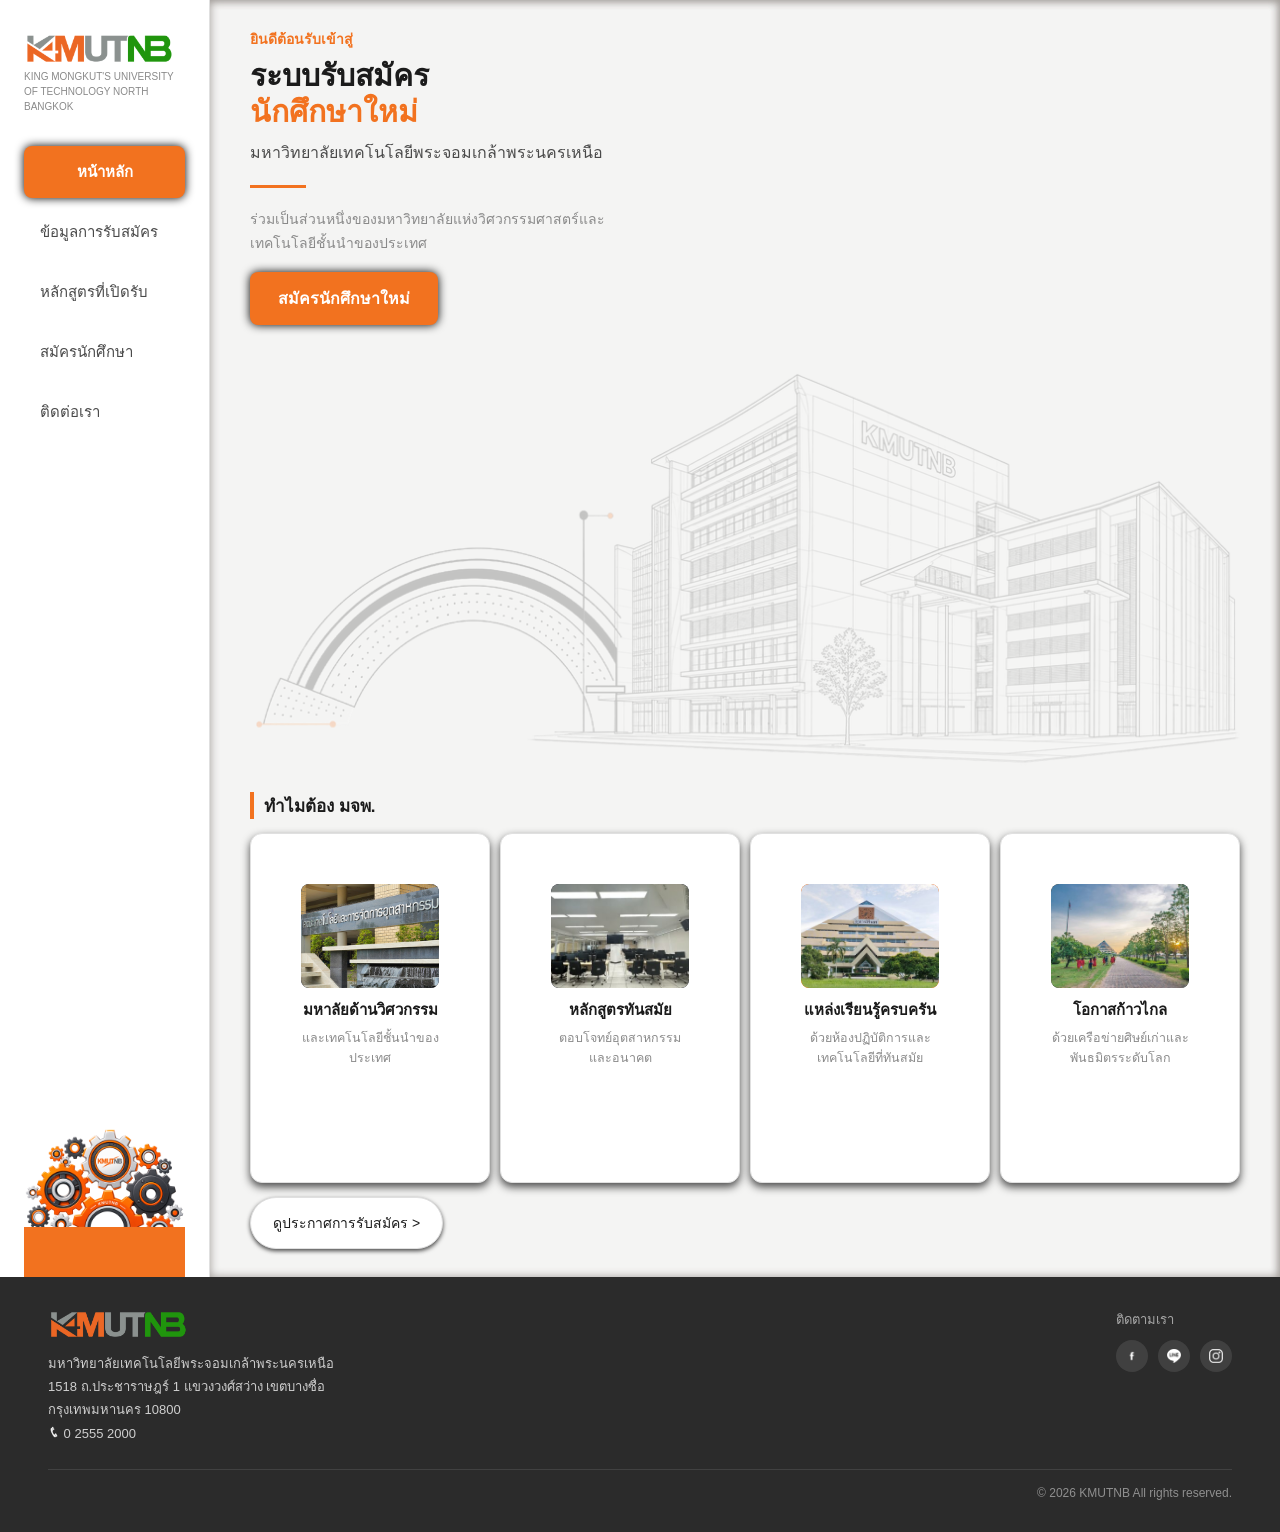
<file: index.html>
<!DOCTYPE html>
<html lang="th">
<head>
  <meta charset="UTF-8">
  <meta name="viewport" content="width=device-width, initial-scale=1.0">
  <title>ระบบรับสมัครนักศึกษาใหม่ | มจพ. KMUTNB</title>
  <link rel="stylesheet" href="style.css">
</head>
<body>
  <div class="page">
    <aside class="sidebar">
      <img src="assets/logo.png" alt="โลโก้ KMUTNB" class="logo">
      <p class="sidebar-subtitle">
        KING MONGKUT'S UNIVERSITY<br>
        OF TECHNOLOGY NORTH<br>
        BANGKOK
      </p>

      <nav class="menu">
        <a href="#" class="menu-item menu-item-active">หน้าหลัก</a>
        <a href="application.html" class="menu-item">ข้อมูลการรับสมัคร</a>
        <a href="course.html" class="menu-item">หลักสูตรที่เปิดรับ</a>
        <a href="apply.html" class="menu-item">สมัครนักศึกษา</a>
        <a href="contact.html" class="menu-item">ติดต่อเรา</a>
      </nav>
      <img src="assets/gears.png" alt="รูปเฟือง KMUTNB" class="gear-image">
      <div class="orange-strip"></div>
    </aside>

    <main class="content">
      <section class="hero">
        <div class="hero-text">
          <p class="hero-welcome">ยินดีต้อนรับเข้าสู่</p>

          <h1 class="hero-title">
            ระบบรับสมัคร<br>
            <span class="hero-title-orange">นักศึกษาใหม่</span>
          </h1>

          <p class="hero-university">มหาวิทยาลัยเทคโนโลยีพระจอมเกล้าพระนครเหนือ</p>

          <hr class="hero-line">

          <p class="hero-description">
            ร่วมเป็นส่วนหนึ่งของมหาวิทยาลัยแห่งวิศวกรรมศาสตร์และเทคโนโลยีชั้นนำของประเทศ
          </p>

          <a href="apply.html" class="btn-orange">สมัครนักศึกษาใหม่</a>
        </div>

        <!-- รูปอาคารฝั่งขวาของ Hero -->
        <img src="assets/building.png" alt="ภาพเส้นสเก็ตช์อาคาร KMUTNB" class="hero-image">

      </section>
      
  
      <!-- ---------- ส่วน "ทำไมต้อง มจพ." ---------- -->
      <section class="why">

        <h2 class="why-title">ทำไมต้อง มจพ.</h2>

        <!-- การ์ด 4 ใบ เรียงต่อกัน -->
        <div class="card-list">

          <div class="card">
            <div class="card-image card-image-1">
               <img src="assets/FITM6.jpg" alt="Timeline 2570" class="responsive-img">
              </svg>
            </div>
            <h3 class="card-title">มหาลัยด้านวิศวกรรม</h3>
            <p class="card-text">และเทคโนโลยีชั้นนำของประเทศ</p>
          </div>

          <div class="card">
            <div class="card-image card-image-2">
              <img src="assets/LAB.jpg" alt="Timeline 2570" class="responsive-img">
              </svg>
            </div>
            <h3 class="card-title">หลักสูตรทันสมัย</h3>
            <p class="card-text">ตอบโจทย์อุตสาหกรรมและอนาคต</p>
          </div>

          <div class="card">
            <div class="card-image card-image-3">
              <img src="assets/LB.png" alt="Timeline 2570" class="responsive-img">
            </div>
            <h3 class="card-title">แหล่งเรียนรู้ครบครัน</h3>
            <p class="card-text">ด้วยห้องปฏิบัติการและเทคโนโลยีที่ทันสมัย</p>
          </div>

          <div class="card">
            <div class="card-image card-image-4">
              <img src="assets/BBN.png" alt="Timeline 2570" class="responsive-img">
            </div>
            <h3 class="card-title">โอกาสก้าวไกล</h3>
            <p class="card-text">ด้วยเครือข่ายศิษย์เก่าและพันธมิตรระดับโลก</p>
          </div>

        </div>

        <!-- ปุ่มลิงก์ดูประกาศ -->
        <a href="application.html" class="btn-white">ดูประกาศการรับสมัคร &gt;</a>

      </section>

    </main>

  </div>

  <!-- ========== ท้ายเว็บ (Footer) ========== -->
  <footer class="footer">

    <div class="footer-top">

      <div class="footer-brand">
        <img src="assets/logo.png" alt="โลโก้ KMUTNB" class="footer-logo">
        <p class="footer-address">
          มหาวิทยาลัยเทคโนโลยีพระจอมเกล้าพระนครเหนือ<br>
          1518 ถ.ประชาราษฎร์ 1 แขวงวงศ์สว่าง เขตบางซื่อ<br>
          กรุงเทพมหานคร 10800<br>
          <img src="assets/phone.png" alt="" class="phone-icon"> 0 2555 2000
        </p>
      </div>

      <div class="footer-social">
        <p class="footer-social-title">ติดตามเรา</p>
        <div class="social-icons">
          <a href="#"><img src="assets/fb.png" alt="Facebook"></a>
          <a href="#"><img src="assets/line.png" alt="LINE"></a>
          <a href="#"><img src="assets/ig.png" alt="Instagram"></a>
        </div>
      </div>

    </div>

    <p class="footer-copyright">&copy; 2026 KMUTNB All rights reserved.</p>

  </footer>

</body>
</html>
</file>
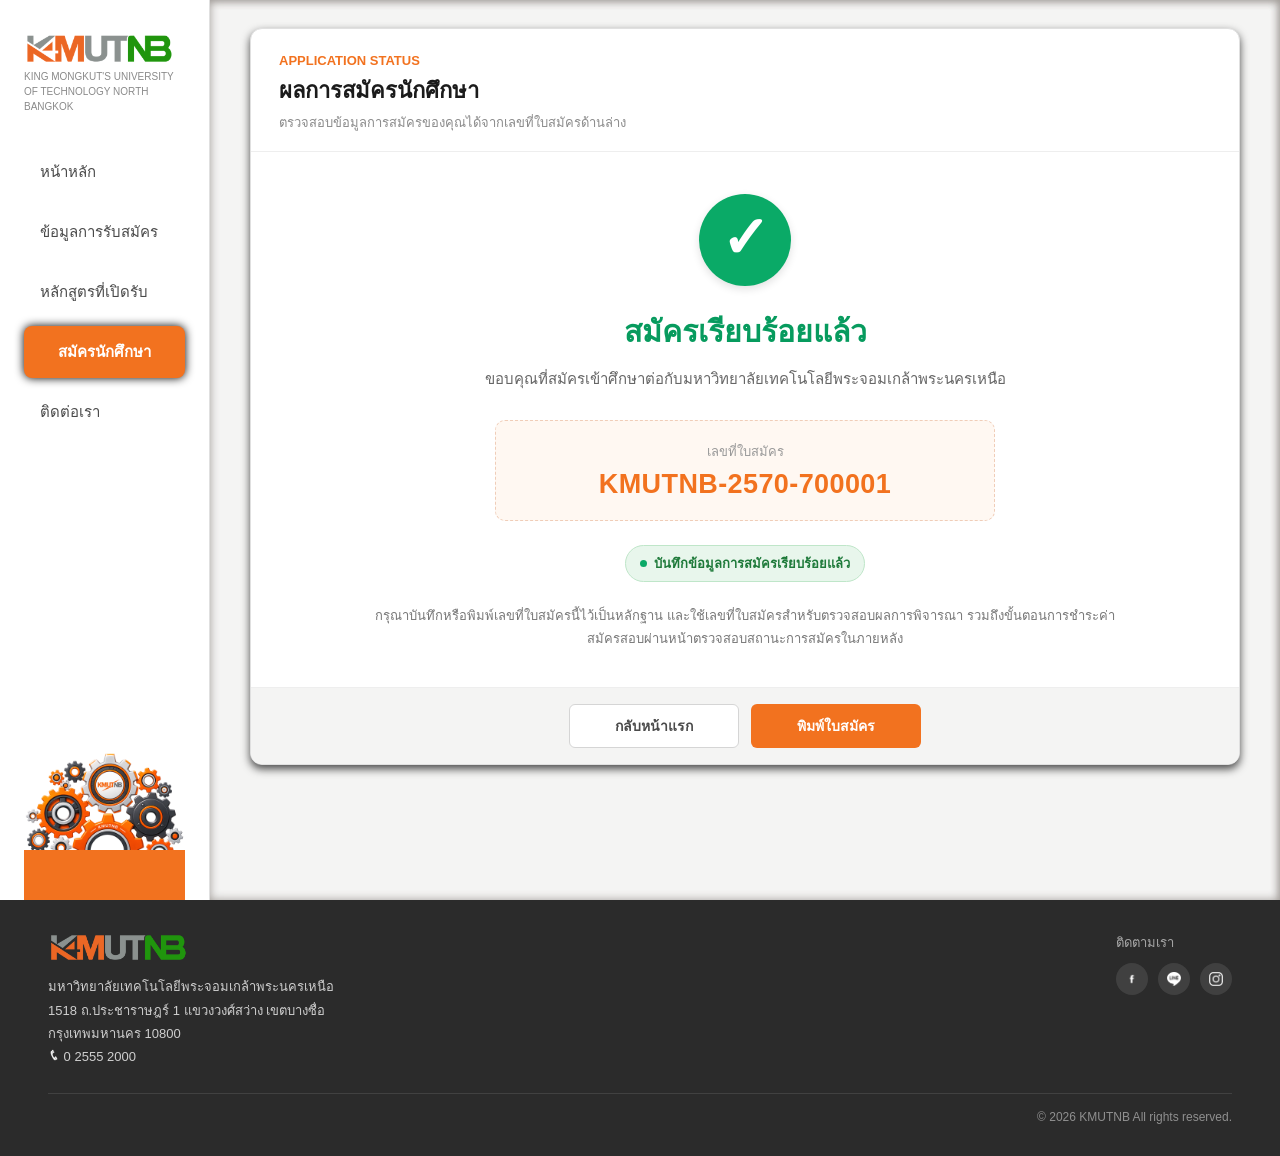
<file: application-success.html>
<!DOCTYPE html>
<html lang="th">
<head>
    <meta charset="utf-8">
    <meta name="viewport" content="width=device-width, initial-scale=1.0">
    <title>สมัครเรียบร้อยแล้ว | มจพ. KMUTNB</title>
    <link href="style.css" rel="stylesheet">
</head>
<body>
<div class="page">
    <!-- =========================================================
         SIDEBAR — โครงสร้างเดียวกับหน้า apply.html
         ========================================================= -->
    <aside class="sidebar">
        <img alt="โลโก้ KMUTNB" class="logo" src="assets/logo.png">
        <p class="sidebar-subtitle">
            KING MONGKUT'S UNIVERSITY<br>
            OF TECHNOLOGY NORTH<br>
            BANGKOK
        </p>

        <nav class="menu">
            <a class="menu-item" href="index.html">หน้าหลัก</a>
            <a class="menu-item" href="application.html">ข้อมูลการรับสมัคร</a>
            <a class="menu-item" href="course.html">หลักสูตรที่เปิดรับ</a>
            <a class="menu-item menu-item-active" href="apply.html">สมัครนักศึกษา</a>
            <a class="menu-item" href="contact.html">ติดต่อเรา</a>
        </nav>

        <img alt="รูปเฟือง KMUTNB" class="gear-image" src="assets/gears.png">
        <div class="orange-strip"></div>
    </aside>

    <!-- =========================================================
         MAIN CONTENT
         ========================================================= -->
    <main class="content">
        <section class="application-success-panel">
            <header class="application-success-header">
                <p class="application-success-tag">APPLICATION STATUS</p>
                <h1 class="application-success-title">ผลการสมัครนักศึกษา</h1>
                <p class="application-success-subtitle">ตรวจสอบข้อมูลการสมัครของคุณได้จากเลขที่ใบสมัครด้านล่าง</p>
            </header>

            <div class="application-success-body">
                <div class="success-check" aria-hidden="true"><span>✓</span></div>

                <h2 class="success-heading">สมัครเรียบร้อยแล้ว</h2>

                <p class="success-description">
                    ขอบคุณที่สมัครเข้าศึกษาต่อกับมหาวิทยาลัยเทคโนโลยีพระจอมเกล้าพระนครเหนือ
                </p>

                <div class="application-number-card">
                    <p class="application-number-label">เลขที่ใบสมัคร</p>
                    <p class="application-number" id="applicationNumber">KMUTNB-2570-700001</p>
                </div>

                <div class="success-status">บันทึกข้อมูลการสมัครเรียบร้อยแล้ว</div>

                <p class="success-note">
                    กรุณาบันทึกหรือพิมพ์เลขที่ใบสมัครนี้ไว้เป็นหลักฐาน และใช้เลขที่ใบสมัครสำหรับตรวจสอบผลการพิจารณา
                    รวมถึงขั้นตอนการชำระค่าสมัครสอบผ่านหน้าตรวจสอบสถานะการสมัครในภายหลัง
                </p>
            </div>

            <div class="application-success-footer">
                <a class="success-button success-button-home" href="index.html">กลับหน้าแรก</a>
                <button class="success-button success-button-print" type="button" onclick="window.print()">พิมพ์ใบสมัคร</button>
            </div>
        </section>
    </main>
</div>

<!-- =========================================================
     FOOTER — ใช้โครงสร้างเดียวกับเว็บไซต์หลัก
     ========================================================= -->
<footer class="footer">
    <div class="footer-top">
        <div class="footer-brand">
            <img alt="โลโก้ KMUTNB" class="footer-logo" src="assets/logo.png">
            <p class="footer-address">
                มหาวิทยาลัยเทคโนโลยีพระจอมเกล้าพระนครเหนือ<br>
                1518 ถ.ประชาราษฎร์ 1 แขวงวงศ์สว่าง เขตบางซื่อ<br>
                กรุงเทพมหานคร 10800<br>
                <img alt="" class="phone-icon" src="assets/phone.png">
                0 2555 2000
            </p>
        </div>

        <div class="footer-social">
            <p class="footer-social-title">ติดตามเรา</p>
            <div class="social-icons">
                <a href="#"><img alt="Facebook" src="assets/fb.png"></a>
                <a href="#"><img alt="LINE" src="assets/line.png"></a>
                <a href="#"><img alt="Instagram" src="assets/ig.png"></a>
            </div>
        </div>
    </div>

    <p class="footer-copyright">© 2026 KMUTNB All rights reserved.</p>
</footer>

<script>
    const applicationNumber = localStorage.getItem("kmutnbApplicationNumber");
    if (applicationNumber) {
        document.getElementById("applicationNumber").textContent = applicationNumber;
    }
</script>
</body>
</html>
</file>
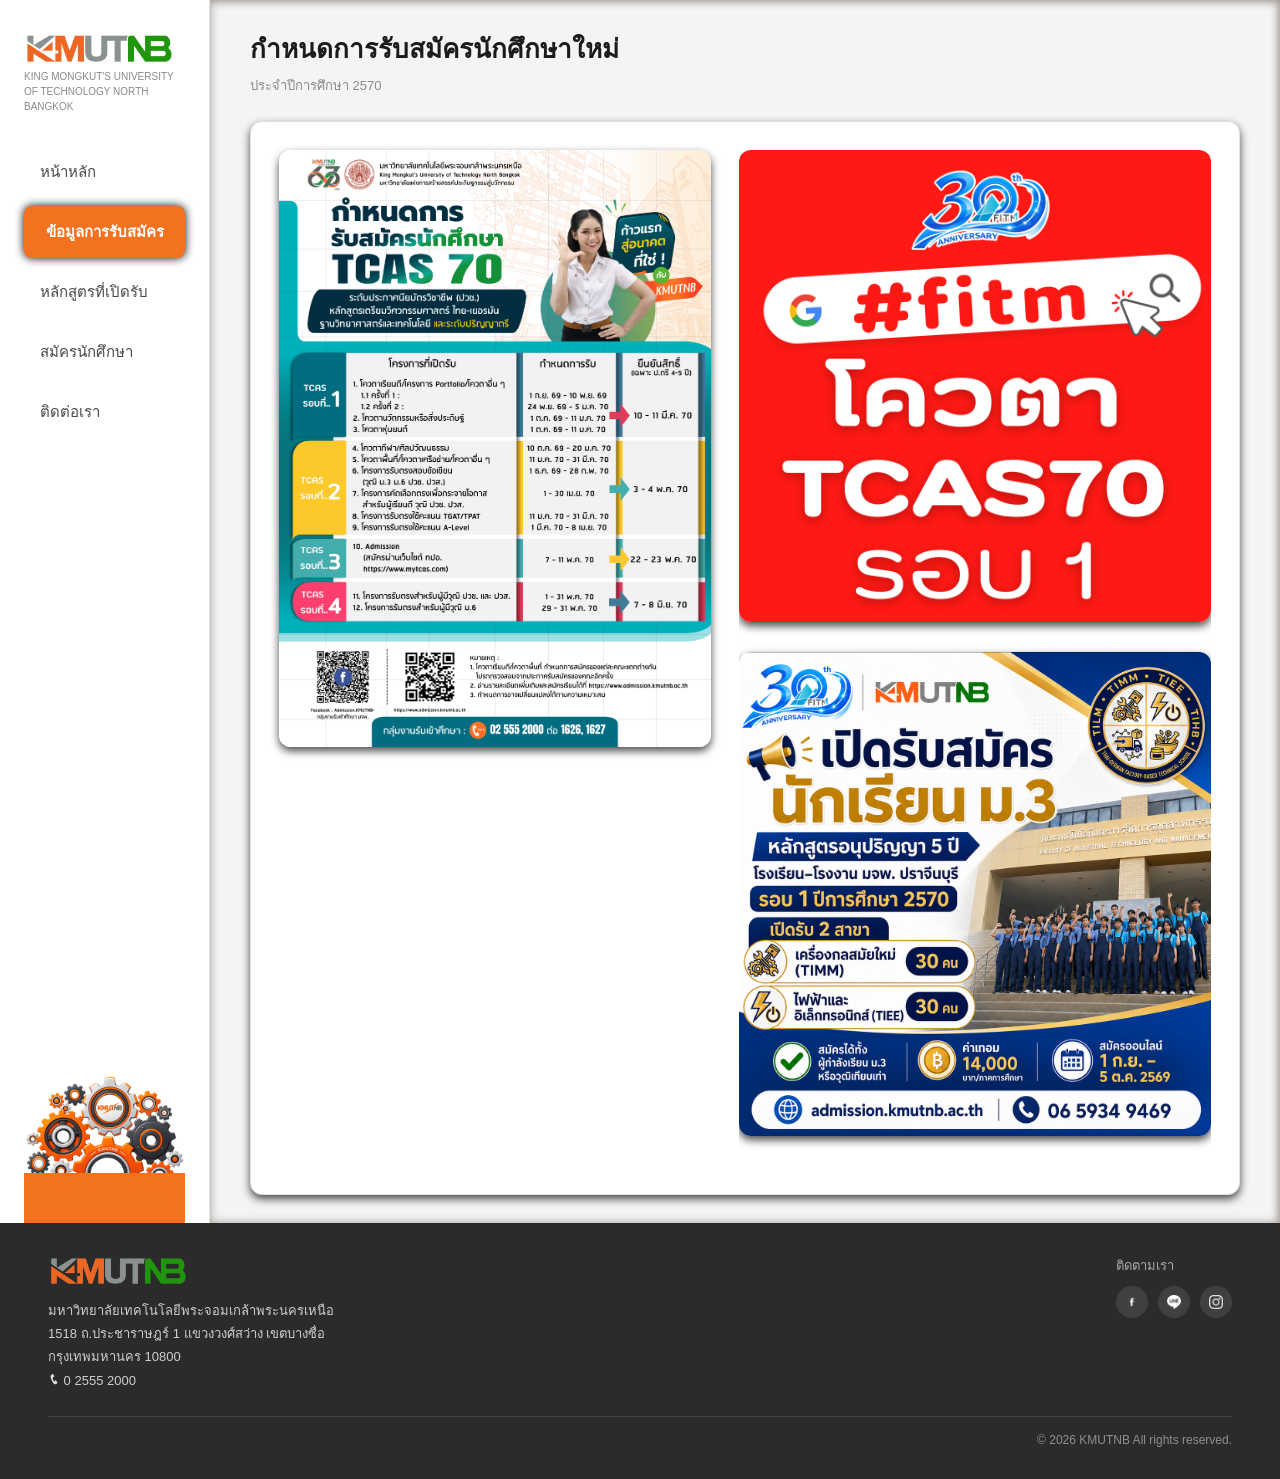
<file: application.html>
<!DOCTYPE html>
<html lang="th">
<head>
  <meta charset="UTF-8">
  <meta name="viewport" content="width=device-width, initial-scale=1.0">
  <title>ระบบรับสมัครนักศึกษาใหม่ | มจพ. KMUTNB</title>
  <link rel="stylesheet" href="style.css">
</head>
<body>

  <!-- กล่องใหญ่ที่ครอบทั้งหน้า แบ่งเป็น 2 ฝั่ง คือ เมนูซ้าย กับ เนื้อหาหลัก -->
  <div class="page">

    <!-- ========== เมนูด้านซ้าย (Sidebar) ========== -->
    <aside class="sidebar">

      <!-- โลโก้มหาวิทยาลัย -->
      <img src="assets/logo.png" alt="โลโก้ KMUTNB" class="logo">
      <p class="sidebar-subtitle">
        KING MONGKUT'S UNIVERSITY<br>
        OF TECHNOLOGY NORTH<br>
        BANGKOK
      </p>

      <nav class="menu">
        <a href="index.html" class="menu-item">หน้าหลัก</a>
        <a href="#" class="menu-item menu-item-active">ข้อมูลการรับสมัคร</a>
        <a href="course.html" class="menu-item">หลักสูตรที่เปิดรับ</a>
        <a href="apply-saved.html" class="menu-item">สมัครนักศึกษา</a>
        <a href="contact.html" class="menu-item">ติดต่อเรา</a>
      </nav>

      <!-- รูปเฟืองตกแต่งด้านล่างเมนู -->
      <img src="assets/gears.png" alt="รูปเฟือง KMUTNB" class="gears-image">
      <div class="orange-strip"></div>

    </aside>

    <!-- ========== เนื้อหาหลัก (Main Content) ========== -->
    <main class="content">

      <!-- ---------- หัวข้อของหน้า ---------- -->
      <div class="page-header">
        <h1 class="page-header-title">กำหนดการรับสมัครนักศึกษาใหม่</h1>
        <p class="page-header-subtitle">
            ประจำปีการศึกษา 2570
        </p>
      </div>

      <!-- ---------- การ์ดข้อมูลติดต่อ + แผนที่ ---------- -->
      <div class="contact-card2">

        <!-- ฝั่งซ้าย : ข้อมูลติดต่อ -->
        <div class="contact-info">
          <div class="responsive-img">
            <img src="assets/Timeline2570.jpg" alt="Timeline2570">
            </div>
        </div>

        <div class="contact-map">
          <div class="responsive-Colta">
            <a href="Coutartcas70.html">
              <img src="assets/cotar70.png" alt="โควตา TCAS70">
            </a>
          </div>
          <div class="responsive-Colta">
            <a href="T369.html">
            <img src="assets/M369.jpg" alt="รับสมัคร ปวช. ม.3">
              </a>
            </div>
        </div>

      </div>

    </main>

  </div>

  <!-- ========== ท้ายเว็บ (Footer) ========== -->
  <footer class="footer">

    <div class="footer-top">

      <div class="footer-brand">
        <img src="assets/logo.png" alt="โลโก้ KMUTNB" class="footer-logo">
        <p class="footer-address">
          มหาวิทยาลัยเทคโนโลยีพระจอมเกล้าพระนครเหนือ<br>
          1518 ถ.ประชาราษฎร์ 1 แขวงวงศ์สว่าง เขตบางซื่อ<br>
          กรุงเทพมหานคร 10800<br>
          <img src="assets/phone.png" alt="" class="phone-icon"> 0 2555 2000
        </p>
      </div>

      <div class="footer-social">
        <p class="footer-social-title">ติดตามเรา</p>
        <div class="social-icons">
          <a href="#"><img src="assets/fb.png" alt="Facebook"></a>
          <a href="#"><img src="assets/line.png" alt="LINE"></a>
          <a href="#"><img src="assets/ig.png" alt="Instagram"></a>
        </div>
      </div>

    </div>

    <p class="footer-copyright">&copy; 2026 KMUTNB All rights reserved.</p>

  </footer>

</body>
</html>
</file>
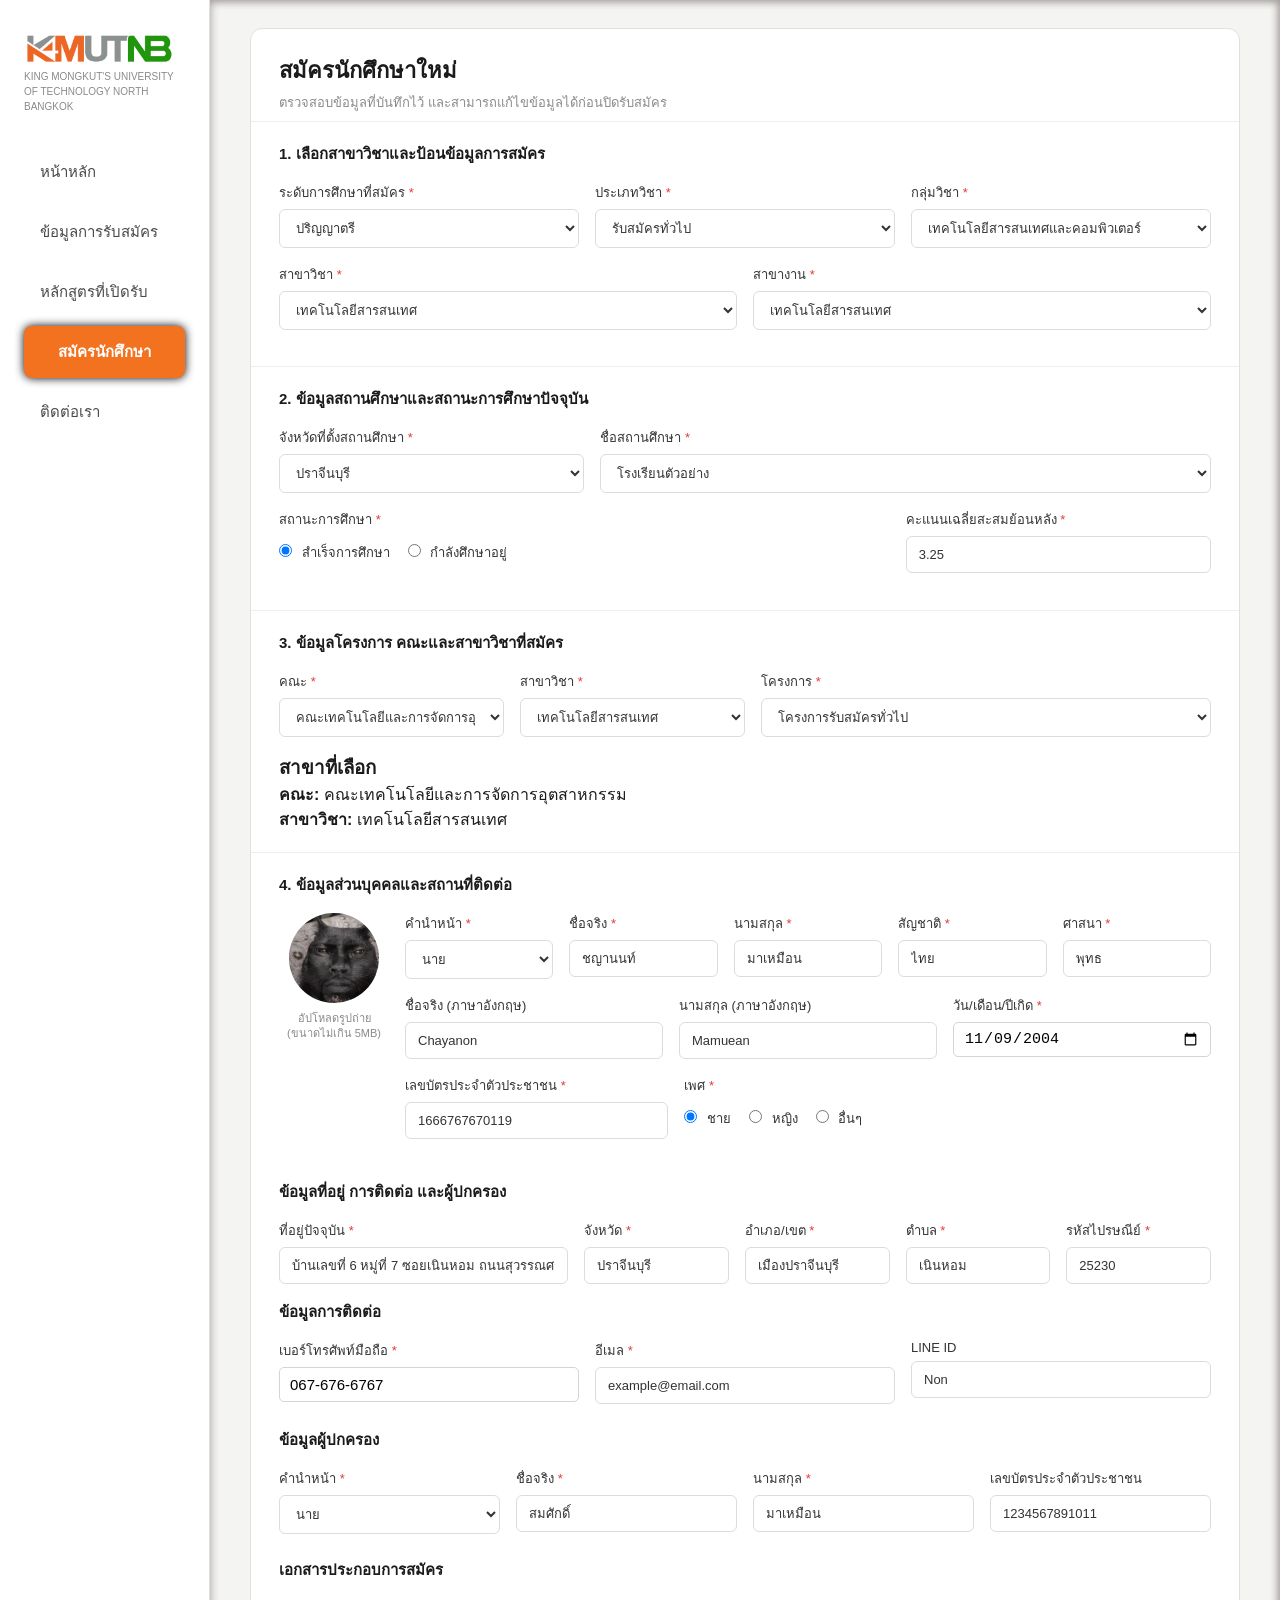
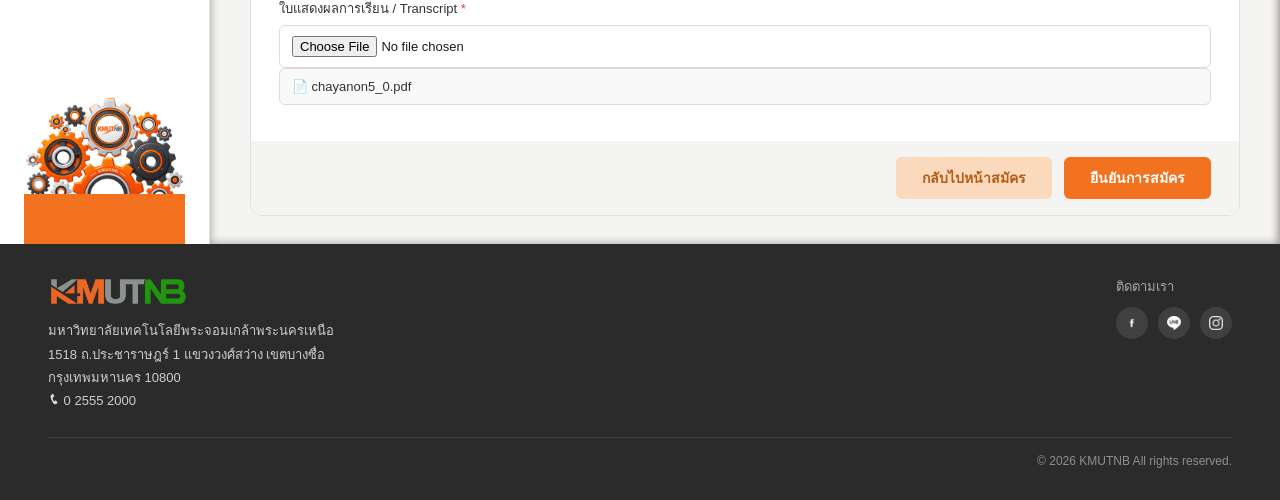
<file: apply-saved.html>
<!DOCTYPE html>
<html lang="th">
 <head>
  <meta charset="utf-8"/>
  <meta content="width=device-width, initial-scale=1.0" name="viewport"/>
  <title>
   สมัครนักศึกษาใหม่ | มจพ. KMUTNB
  </title>
  <link href="style.css" rel="stylesheet"/>
 </head>
 <body>
  <!-- =========================
         PAGE
    ========================== -->
  <div class="page">
   <!-- =========================
             SIDEBAR
        ========================== -->
   <aside class="sidebar">
    <img alt="โลโก้ KMUTNB" class="logo" src="assets/logo.png"/>
    <p class="sidebar-subtitle">
     KING MONGKUT'S UNIVERSITY
     <br/>
     OF TECHNOLOGY NORTH
     <br/>
     BANGKOK
    </p>
    <nav class="menu">
     <a class="menu-item" href="index.html">
      หน้าหลัก
     </a>
     <a class="menu-item" href="application.html">
      ข้อมูลการรับสมัคร
     </a>
     <a class="menu-item" href="course.html">
      หลักสูตรที่เปิดรับ
     </a>
     <a class="menu-item menu-item-active" href="#">
      สมัครนักศึกษา
     </a>
     <a class="menu-item" href="contact.html">
      ติดต่อเรา
     </a>
    </nav>
    <img alt="รูปเฟือง KMUTNB" class="gear-image" src="assets/gears.png"/>
    <div class="orange-strip">
    </div>
   </aside>
   <!-- =========================
             MAIN CONTENT
        ========================== -->
   <main class="content">
    <div class="form-panel">
     <!-- หัวข้อ -->
     <div class="form-panel-header">
      <h1 class="form-title">
       สมัครนักศึกษาใหม่
      </h1>
      <p class="form-subtitle">
       ตรวจสอบข้อมูลที่บันทึกไว้ และสามารถแก้ไขข้อมูลได้ก่อนปิดรับสมัคร
      </p>
     </div>
     <div class="success-banner" hidden="False" id="successBanner">
      บันทึกข้อมูลของท่านเรียบร้อยแล้ว สามารถกลับมาแก้ไขและบันทึกข้อมูลใหม่ได้ก่อนปิดรับสมัคร
     </div>
     <!-- =========================
                     FORM
                ========================== -->
     <form id="savedApplicationForm">
      <!-- =================================================
                         ส่วนที่ 1 : ข้อมูลส่วนตัว
                    ================================================== -->
      <section class="form-card">
       <h2 class="form-card-title">
        1. เลือกสาขาวิชาและป้อนข้อมูลการสมัคร
       </h2>
       <div class="form-row">
        <div class="form-group">
         <label>
          ระดับการศึกษาที่สมัคร
          <span class="required">
           *
          </span>
         </label>
         <select name="educationLevel" required="">
          <option value="">
           -- กรุณาเลือก --
          </option>
          <option value="ปริญญาตรี">
           ปริญญาตรี
          </option>
          <option value="ประกาศนียบัตรวิชาชีพชั้นสูง">
           ประกาศนียบัตรวิชาชีพชั้นสูง
          </option>
         </select>
        </div>
        <div class="form-group">
         <label>
          ประเภทวิชา
          <span class="required">
           *
          </span>
         </label>
         <select name="admissionType" required="">
          <option value="">
           -- กรุณาเลือก --
          </option>
          <option value="รับสมัครทั่วไป">
           รับสมัครทั่วไป
          </option>
          <option value="โครงการพิเศษ">
           โครงการพิเศษ
          </option>
          <option value="รับตรง">
           รับตรง
          </option>
         </select>
        </div>
        <div class="form-group">
         <label>
          กลุ่มวิชา
          <span class="required">
           *
          </span>
         </label>
         <select name="subjectGroup" required="">
          <option value="">
           -- กรุณาเลือก --
          </option>
          <option value="เทคโนโลยีสารสนเทศและคอมพิวเตอร์">
           เทคโนโลยีสารสนเทศและคอมพิวเตอร์
          </option>
          <option value="บริหารธุรกิจและการจัดการ">
           บริหารธุรกิจและการจัดการ
          </option>
          <option value="อุตสาหกรรมและเทคโนโลยี">
           อุตสาหกรรมและเทคโนโลยี
          </option>
         </select>
        </div>
       </div>
       <div class="form-row">
        <div class="form-group">
         <label>
          สาขาวิชา
          <span class="required">
           *
          </span>
         </label>
         <select name="majorField" required="">
          <option value="">
           -- กรุณาเลือก --
          </option>
          <option value="เทคโนโลยีสารสนเทศ">
           เทคโนโลยีสารสนเทศ
          </option>
          <option value="การจัดการอุตสาหกรรม">
           การจัดการอุตสาหกรรม
          </option>
          <option value="การออกแบบและบริหารงานก่อสร้าง">
           การออกแบบและบริหารงานก่อสร้าง
          </option>
         </select>
        </div>
        <div class="form-group">
         <label>
          สาขางาน
          <span class="required">
           *
          </span>
         </label>
         <select name="workField" required="">
          <option value="">
           -- กรุณาเลือก --
          </option>
          <option value="เทคโนโลยีสารสนเทศ">
           เทคโนโลยีสารสนเทศ
          </option>
          <option value="การจัดการ">
           การจัดการ
          </option>
          <option value="เทคโนโลยีอุตสาหกรรม">
           เทคโนโลยีอุตสาหกรรม
          </option>
         </select>
        </div>
       </div>
      </section>
      <section class="form-card">
       <h2 class="form-card-title">
        2. ข้อมูลสถานศึกษาและสถานะการศึกษาปัจจุบัน
       </h2>
       <div class="form-row">
        <div class="form-group">
         <label>
          จังหวัดที่ตั้งสถานศึกษา
          <span class="required">
           *
          </span>
         </label>
         <select name="schoolProvince" required="">
          <option value="">
           -- กรุณาเลือก --
          </option>
          <option value="กรุงเทพมหานคร">
           กรุงเทพมหานคร
          </option>
          <option value="ปราจีนบุรี">
           ปราจีนบุรี
          </option>
          <option value="ฉะเชิงเทรา">
           ฉะเชิงเทรา
          </option>
          <option value="นครนายก">
           นครนายก
          </option>
         </select>
        </div>
        <div class="form-group form-group-wide">
         <label>
          ชื่อสถานศึกษา
          <span class="required">
           *
          </span>
         </label>
         <select name="schoolName" required="">
          <option value="">
           -- กรุณาเลือก --
          </option>
          <option value="โรงเรียนตัวอย่าง">
           โรงเรียนตัวอย่าง
          </option>
          <option value="สถานศึกษาของผู้สมัคร">
           สถานศึกษาของผู้สมัคร
          </option>
          <option value="อื่น ๆ">
           อื่น ๆ
          </option>
         </select>
        </div>
       </div>
       <div class="form-row">
        <div class="form-group form-group-wide">
         <label>
          สถานะการศึกษา
          <span class="required">
           *
          </span>
         </label>
         <div class="radio-group">
          <label class="radio-item">
           <input name="educationStatus" required="" type="radio" value="สำเร็จการศึกษา"/>
           สำเร็จการศึกษา
          </label>
          <label class="radio-item">
           <input name="educationStatus" type="radio" value="กำลังศึกษาอยู่"/>
           กำลังศึกษาอยู่
          </label>
         </div>
        </div>
        <div class="form-group">
         <label>
          คะแนนเฉลี่ยสะสมย้อนหลัง
          <span class="required">
           *
          </span>
         </label>
         <input name="schoolGpa" pattern="^\d+(\.\d+)?$" placeholder="เช่น 3.25" required="" title="กรุณากรอกตัวเลขเท่านั้น" type="text"/>
        </div>
       </div>
      </section>
      <section class="form-card">
       <h2 class="form-card-title">
        3. ข้อมูลโครงการ คณะและสาขาวิชาที่สมัคร
       </h2>
       <div class="form-row">
        <div class="form-group">
         <label for="faculty">
          คณะ
          <span class="required">
           *
          </span>
         </label>
         <select id="faculty" name="faculty" required="">
          <option value="">
           -- กรุณาเลือก --
          </option>
          <option value="fitm">
           คณะเทคโนโลยีและการจัดการอุตสาหกรรม
          </option>
          <option value="bas">
           คณะบริหารธุรกิจและอุตสาหกรรมบริการ
          </option>
          <option value="agro">
           คณะอุตสาหกรรมเกษตรดิจิทัล
          </option>
         </select>
        </div>
        <div class="form-group">
         <label for="program">
          สาขาวิชา
          <span class="required">
           *
          </span>
         </label>
         <select disabled="" id="program" name="program" required="">
          <option value="">
           -- กรุณาเลือกคณะก่อน --
          </option>
         </select>
        </div>
        <div class="form-group form-group-wide">
         <label>
          โครงการ
          <span class="required">
           *
          </span>
         </label>
         <select name="project" required="">
          <option value="">
           -- กรุณาเลือก --
          </option>
          <option value="โครงการรับสมัครทั่วไป">
           โครงการรับสมัครทั่วไป
          </option>
          <option value="โครงการพิเศษ">
           โครงการพิเศษ
          </option>
          <option value="โครงการรับตรง">
           โครงการรับตรง
          </option>
         </select>
        </div>
       </div>
       <div class="selected-result">
        <h3>
         สาขาที่เลือก
        </h3>
        <p id="result">
         กรุณาเลือกข้อมูลด้านบน
        </p>
       </div>
      </section>
      <section class="form-card">
       <h2 class="form-card-title">
        4. ข้อมูลส่วนบุคคลและสถานที่ติดต่อ
       </h2>
       <!-- รูป + ข้อมูล -->
       <div class="form-row">
        <!-- รูป -->
        <div class="photo-upload">
         <label class="photo-circle" for="photoInput">
          <img alt="รูปโปรไฟล์ผู้สมัคร" class="photo-preview" id="photoPreview" src="assets/profit.png"/>
         </label>
         <input accept="image/*" class="hidden-file-input" id="photoInput" name="profilePhoto" type="file"/>
         <p class="photo-caption" required="">
          อัปโหลดรูปถ่าย
          <br/>
          (ขนาดไม่เกิน 5MB)
         </p>
        </div>
        <!-- ข้อมูลส่วนตัวด้านขวา -->
        <div class="form-fields">
         <!-- แถว 1 -->
         <div class="form-row">
          <div class="form-group">
           <label>
            คำนำหน้า
            <span class="required">
             *
            </span>
           </label>
           <select name="title" required="">
            <option value="">
             เลือกคำนำหน้า
            </option>
            <option value="นาย">
             นาย
            </option>
            <option value="นาง">
             นาง
            </option>
            <option value="นางสาว">
             นางสาว
            </option>
           </select>
          </div>
          <div class="form-group">
           <label>
            ชื่อจริง
            <span class="required">
             *
            </span>
           </label>
           <input name="firstName" placeholder="ชื่อจริง (ภาษาไทย)" required="" type="text"/>
          </div>
          <div class="form-group">
           <label>
            นามสกุล
            <span class="required">
             *
            </span>
           </label>
           <input name="lastName" placeholder="นามสกุล (ภาษาไทย)" required="" type="text"/>
          </div>
          <div class="form-group">
           <label>
            สัญชาติ
            <span class="required">
             *
            </span>
           </label>
           <input name="nationality" required="" type="text"/>
          </div>
          <div class="form-group">
           <label>
            ศาสนา
            <span class="required">
             *
            </span>
           </label>
           <input name="religion" required="" type="text"/>
          </div>
         </div>
         <!-- แถว 2 -->
         <div class="form-row">
          <div class="form-group">
           <label>
            ชื่อจริง (ภาษาอังกฤษ)
           </label>
           <input name="firstNameEn" placeholder="ชื่อจริง (ภาษาอังกฤษ)" type="text"/>
          </div>
          <div class="form-group">
           <label>
            นามสกุล (ภาษาอังกฤษ)
           </label>
           <input name="lastNameEn" placeholder="นามสกุล (ภาษาอังกฤษ)" type="text"/>
          </div>
          <div class="form-group">
           <label>
            วัน/เดือน/ปีเกิด
            <span class="required">
             *
            </span>
           </label>
           <input name="birthDate" required="" type="date"/>
          </div>
         </div>
         <!-- แถว 3 -->
         <div class="form-row">
          <div class="form-group">
           <label>
            เลขบัตรประจำตัวประชาชน
            <span class="required">
             *
            </span>
           </label>
           <input maxlength="13" name="citizenId" placeholder="ระบุเลขบัตรประจำตัวประชาชน 13 หลัก" required="" type="text"/>
          </div>
          <div class="form-group form-group-wide">
           <label>
            เพศ
            <span class="required">
             *
            </span>
           </label>
           <div class="radio-group">
            <label class="radio-item">
             <input name="gender" required="" type="radio" value="ชาย"/>
             ชาย
            </label>
            <label class="radio-item">
             <input name="gender" type="radio" value="หญิง"/>
             หญิง
            </label>
            <label class="radio-item">
             <input name="gender" type="radio" value="อื่นๆ"/>
             อื่นๆ
            </label>
           </div>
          </div>
         </div>
        </div>
       </div>
       <!-- Transcript -->
       <h2 class="form-card-title form-card-title-spaced">
        ข้อมูลที่อยู่ การติดต่อ และผู้ปกครอง
       </h2>
       <div class="form-row">
        <div class="form-group form-group-wide">
         <label>
          ที่อยู่ปัจจุบัน
          <span class="required">
           *
          </span>
         </label>
         <input name="address" placeholder="บ้านเลขที่ หมู่ที่ ซอย ถนน" required="" type="text"/>
        </div>
        <div class="form-group">
         <label>
          จังหวัด
          <span class="required">
           *
          </span>
         </label>
         <input name="province" required="" type="text"/>
        </div>
        <div class="form-group">
         <label>
          อำเภอ/เขต
          <span class="required">
           *
          </span>
         </label>
         <input name="district" required="" type="text"/>
        </div>
        <div class="form-group">
         <label>
          ตำบล
          <span class="required">
           *
          </span>
         </label>
         <input name="subdistrict" required="" type="text"/>
        </div>
        <div class="form-group">
         <label>
          รหัสไปรษณีย์
          <span class="required">
           *
          </span>
         </label>
         <input maxlength="5" name="postalCode" required="" type="text"/>
        </div>
       </div>
       <h2 class="form-card-title">
        ข้อมูลการติดต่อ
       </h2>
       <div class="form-row">
        <div class="form-group">
         <label>
          เบอร์โทรศัพท์มือถือ
          <span class="required">
           *
          </span>
         </label>
         <input name="phone" pattern="^\d{3}-\d{3}-\d{4}$" placeholder="067-xxx-xxxx" required="" title="กรุณากรอกเบอร์โทรศัพท์มือถือในรูปแบบ 067-xxx-xxxx" type="tel"/>
        </div>
        <div class="form-group">
         <label>
          อีเมล
          <span class="required">
           *
          </span>
         </label>
         <input name="email" placeholder="example@email.com" required="" type="email"/>
        </div>
        <div class="form-group">
         <label>
          LINE ID
         </label>
         <input name="lineId" type="text"/>
        </div>
       </div>
       <h2 class="form-card-title form-card-title-spaced">
        ข้อมูลผู้ปกครอง
       </h2>
       <div class="form-row">
        <div class="form-group">
         <label>
          คำนำหน้า
          <span class="required">
           *
          </span>
         </label>
         <select name="parentTitle" required="">
          <option value="">
           เลือกคำนำหน้า
          </option>
          <option value="นาย">
           นาย
          </option>
          <option value="นาง">
           นาง
          </option>
          <option value="นางสาว">
           นางสาว
          </option>
         </select>
        </div>
        <div class="form-group">
         <label>
          ชื่อจริง
          <span class="required">
           *
          </span>
         </label>
         <input name="parentFirstName" placeholder="ชื่อจริง (ภาษาไทย)" required="" type="text"/>
        </div>
        <div class="form-group">
         <label>
          นามสกุล
          <span class="required">
           *
          </span>
         </label>
         <input name="parentLastName" placeholder="นามสกุล (ภาษาไทย)" required="" type="text"/>
        </div>
        <div class="form-group">
         <label>
          เลขบัตรประจำตัวประชาชน
         </label>
         <input maxlength="13" name="parentCitizenId" placeholder="ระบุเลขบัตรประจำตัวประชาชน 13 หลัก" type="text"/>
        </div>
       </div>
       <h2 class="form-card-title form-card-title-spaced">
        เอกสารประกอบการสมัคร
       </h2>
       <div class="form-row">
        <div class="form-group form-group-full">
         <label>
          ใบแสดงผลการเรียน / Transcript
          <span class="required">
           *
          </span>
         </label>
         <input accept="application/pdf" class="file-input-box" name="transcript" type="file"/>
         <div class="uploaded-file-box" id="savedTranscriptName">
          📄 ยังไม่ได้เลือกไฟล์
         </div>
        </div>
       </div>
      </section>
      <!-- =================================================
                         ส่วนที่ 2 : ข้อมูลการสมัคร
                    ================================================== -->
      <!-- =================================================
                         ส่วนที่ 3 : ข้อมูลการติดต่อ
                    ================================================== -->
      <!-- =================================================
                         BUTTON
                    ================================================== -->
      <div class="form-panel-footer">
       <a class="btn-cancel" href="apply.html">
        กลับไปหน้าสมัคร
       </a>
       <button class="btn-save" type="submit">
        ยืนยันการสมัคร
       </button>
      </div>
     </form>
    </div>
   </main>
  </div>
  <!-- =================================================
         FOOTER
    ================================================== -->
  <footer class="footer">
   <div class="footer-top">
    <div class="footer-brand">
     <img alt="โลโก้ KMUTNB" class="footer-logo" src="assets/logo.png"/>
     <p class="footer-address">
      มหาวิทยาลัยเทคโนโลยีพระจอมเกล้าพระนครเหนือ
      <br/>
      1518 ถ.ประชาราษฎร์ 1 แขวงวงศ์สว่าง เขตบางซื่อ
      <br/>
      กรุงเทพมหานคร 10800
      <br/>
      <img alt="" class="phone-icon" src="assets/phone.png"/>
      0 2555 2000
     </p>
    </div>
    <div class="footer-social">
     <p class="footer-social-title">
      ติดตามเรา
     </p>
     <div class="social-icons">
      <a href="#">
       <img alt="Facebook" src="assets/fb.png"/>
      </a>
      <a href="#">
       <img alt="LINE" src="assets/line.png"/>
      </a>
      <a href="#">
       <img alt="Instagram" src="assets/ig.png"/>
      </a>
     </div>
    </div>
   </div>
   <p class="footer-copyright">
    © 2026 KMUTNB All rights reserved.
   </p>
  </footer>
  <!-- =================================================
         JAVASCRIPT
    ================================================== -->
  <script>
   const STORAGE_KEY = "kmutnbApplication";
        const programs = {
            fitm: ["เทคโนโลยีสารสนเทศ", "การจัดการอุตสาหกรรม", "การออกแบบและบริหารงานก่อสร้าง", "วิศวกรรมเกษตรเพื่ออุตสาหกรรม"],
            bas: ["บริหารธุรกิจท่องเที่ยวและโรงแรม", "บริหารธุรกิจอุตสาหกรรมและการค้า"],
            agro: ["เทคโนโลยีอุตสาหกรรมเกษตรและการจัดการ", "นวัตกรรมและเทคโนโลยีการพัฒนาผลิตภัณฑ์"]
        };
        const sampleData = {
            title:"นาย", firstName:"ชญานนท์", lastName:"มาเหมือน", nationality:"ไทย", religion:"พุทธ",
            firstNameEn:"Chayanon", lastNameEn:"Mamuean", gpa:"3.25", educationLevel:"ปริญญาตรี", admissionType:"รับสมัครทั่วไป", subjectGroup:"เทคโนโลยีสารสนเทศและคอมพิวเตอร์", majorField:"เทคโนโลยีสารสนเทศ", workField:"เทคโนโลยีสารสนเทศ", schoolProvince:"ปราจีนบุรี", schoolName:"โรงเรียนตัวอย่าง", educationStatus:"สำเร็จการศึกษา", schoolGpa:"3.25", birthDate:"2004-11-09", citizenId:"1666767670119",
            gender:"ชาย", project:"โครงการรับสมัครทั่วไป", faculty:"fitm", program:"เทคโนโลยีสารสนเทศ", address:"บ้านเลขที่ 6 หมู่ที่ 7 ซอยเนินหอม ถนนสุวรรณศร",
            province:"ปราจีนบุรี", district:"เมืองปราจีนบุรี", subdistrict:"เนินหอม", postalCode:"25230", phone:"067-676-6767",
            email:"example@email.com", lineId:"Non", parentTitle:"นาย", parentFirstName:"สมศักดิ์", parentLastName:"มาเหมือน",
            parentCitizenId:"1234567891011", transcriptName:"chayanon5_0.pdf", profileImage:"assets/profit.png"
        };
        const form=document.getElementById('savedApplicationForm');
        const faculty=document.getElementById('faculty'); const program=document.getElementById('program');
        const result=document.getElementById('result'); const transcript=document.querySelector('input[name="transcript"]');
        const transcriptStatus=document.getElementById('savedTranscriptName'); const photoInput=document.getElementById('photoInput');
        const photoPreview=document.getElementById('photoPreview');
        function getData(){try{return JSON.parse(localStorage.getItem(STORAGE_KEY))||null}catch(e){return null}}
        function setValue(name,value){const cs=form.querySelectorAll(`[name="${name}"]`);if(!cs.length)return;if(cs[0].type==='radio')cs.forEach(c=>c.checked=c.value===value);else cs[0].value=value??'';}
        function populatePrograms(f,p){program.innerHTML='<option value="">-- เลือกสาขาวิชา --</option>';if(!f||!programs[f]){program.disabled=true;result.textContent='กรุณาเลือกข้อมูลด้านบน';return;}program.disabled=false;programs[f].forEach(n=>{const o=document.createElement('option');o.value=n;o.textContent=n;o.selected=n===p;program.appendChild(o)});updateResult();}
        function updateResult(){if(!faculty.value||!program.value){result.textContent='กรุณาเลือกข้อมูลด้านบน';return;}result.innerHTML=`<strong>คณะ:</strong> ${faculty.options[faculty.selectedIndex].text}<br><strong>สาขาวิชา:</strong> ${program.value}`;}
        function fill(data){Object.entries(data).forEach(([n,v])=>{if(['faculty','program','transcriptName','profileImage'].includes(n))return;setValue(n,v)});faculty.value=data.faculty||'';populatePrograms(data.faculty,data.program);transcriptStatus.textContent=data.transcriptName?'📄 '+data.transcriptName:'📄 ยังไม่ได้เลือกไฟล์';photoPreview.src=data.profileImage||'assets/profit.png';}
        function collect(){const d={};form.querySelectorAll('[name]').forEach(c=>{if(c.type==='radio'){if(c.checked)d[c.name]=c.value}else if(c.type!=='file')d[c.name]=c.value});const old=getData()||sampleData;d.transcriptName=transcript.files[0]?.name||old.transcriptName||'';d.profileImage=old.profileImage||'assets/profit.png';return d;}
        faculty.addEventListener('change',()=>populatePrograms(faculty.value,'')); program.addEventListener('change',updateResult);
        transcript.addEventListener('change',()=>{if(transcript.files[0])transcriptStatus.textContent='📄 '+transcript.files[0].name});
        photoInput.addEventListener('change',e=>{const f=e.target.files[0];if(!f)return;if(f.size>5*1024*1024){alert('รูปภาพต้องมีขนาดไม่เกิน 5MB');photoInput.value='';return;}const r=new FileReader();r.onload=()=>{photoPreview.src=r.result;const d=getData()||sampleData;d.profileImage=r.result;localStorage.setItem(STORAGE_KEY,JSON.stringify(d))};r.readAsDataURL(f)});
        form.addEventListener('submit',e=>{e.preventDefault();if(!form.checkValidity()){form.reportValidity();return;}const d=collect();if(!d.transcriptName){alert('กรุณาแนบไฟล์ Transcript ก่อนบันทึกการแก้ไข');return;}localStorage.setItem(STORAGE_KEY,JSON.stringify(d));
            // สร้างเลขที่ใบสมัครครั้งแรก และคงเลขเดิมไว้เมื่อกลับมาแก้ไขข้อมูล
            const savedApplicationNumber = localStorage.getItem('kmutnbApplicationNumber');
            if(!savedApplicationNumber || savedApplicationNumber === 'KMUTNB-2570-000000'){
                const currentNumber = parseInt(localStorage.getItem('kmutnbApplicationSequence') || '0', 10) + 1;
                localStorage.setItem('kmutnbApplicationSequence', String(currentNumber));
                const runningNumber = String(currentNumber).padStart(6, '0');
                localStorage.setItem('kmutnbApplicationNumber', `KMUTNB-2570-${runningNumber}`);
            }
            window.location.href='application-success.html';});
        const data={...sampleData,...(getData()||{})};localStorage.setItem(STORAGE_KEY,JSON.stringify(data));fill(data);
  </script>
 </body>
</html>
</file>
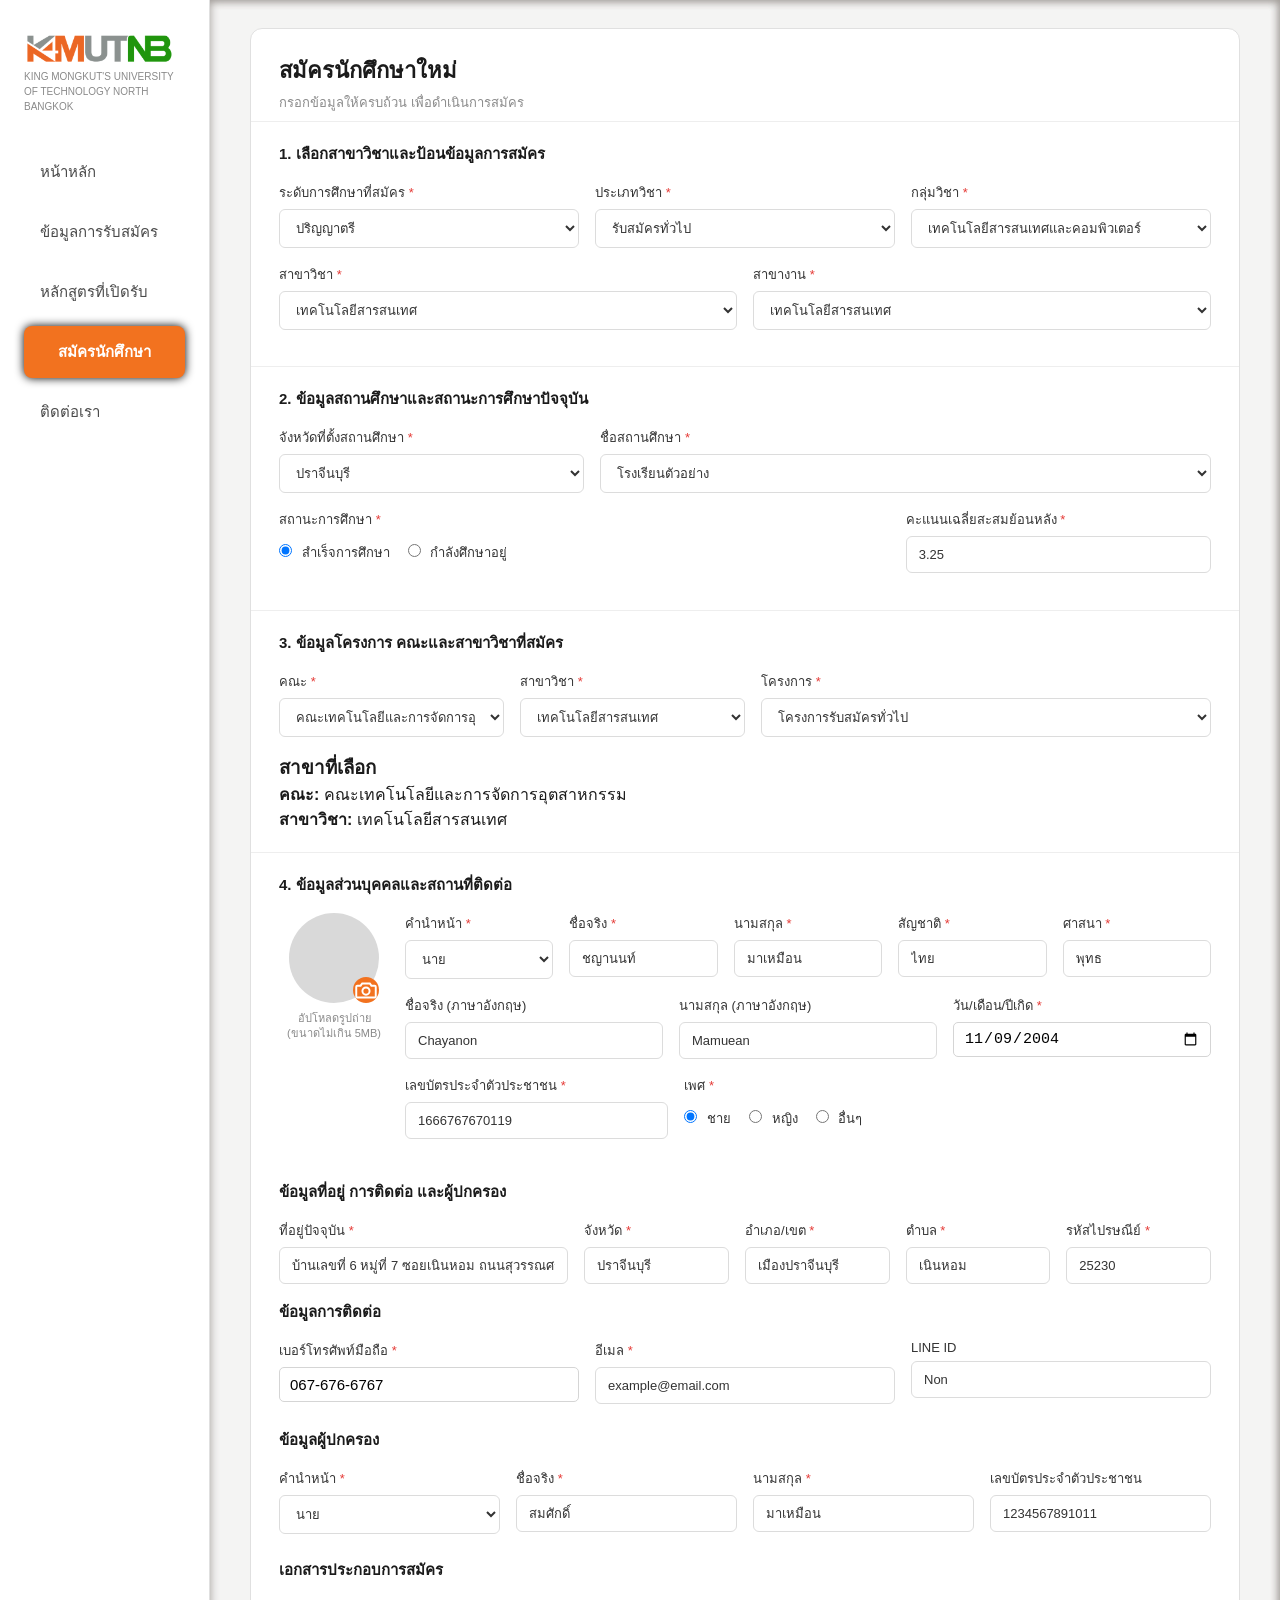
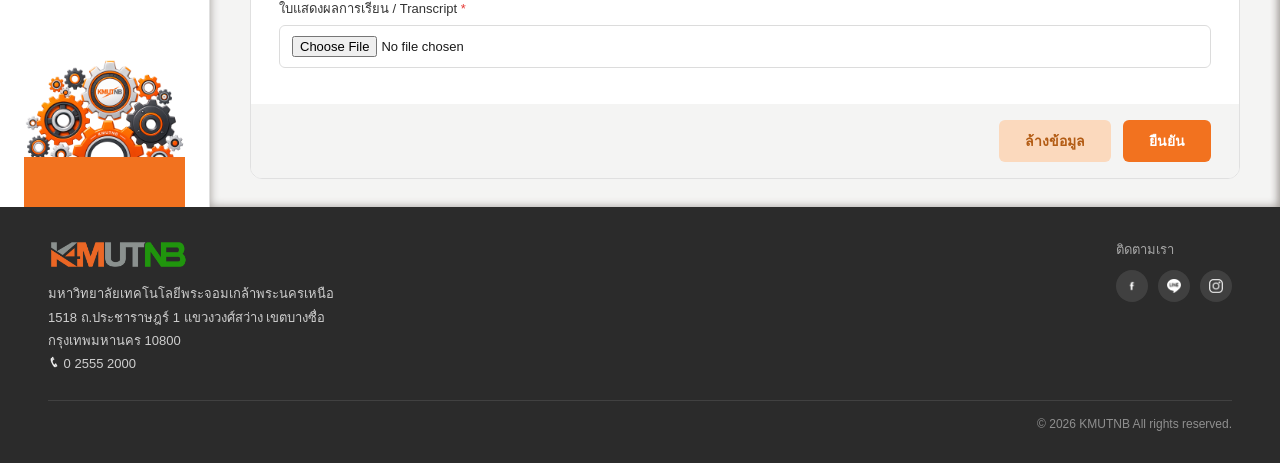
<file: apply.html>
<!DOCTYPE html>
<html lang="th">
 <head>
  <meta charset="utf-8"/>
  <meta content="width=device-width, initial-scale=1.0" name="viewport"/>
  <title>
   สมัครนักศึกษาใหม่ | มจพ. KMUTNB
  </title>
  <link href="style.css" rel="stylesheet"/>
 </head>
 <body>
  <!-- =========================
         PAGE
    ========================== -->
  <div class="page">
   <!-- =========================
             SIDEBAR
        ========================== -->
   <aside class="sidebar">
    <img alt="โลโก้ KMUTNB" class="logo" src="assets/logo.png"/>
    <p class="sidebar-subtitle">
     KING MONGKUT'S UNIVERSITY
     <br/>
     OF TECHNOLOGY NORTH
     <br/>
     BANGKOK
    </p>
    <nav class="menu">
     <a class="menu-item" href="index.html">
      หน้าหลัก
     </a>
     <a class="menu-item" href="application.html">
      ข้อมูลการรับสมัคร
     </a>
     <a class="menu-item" href="course.html">
      หลักสูตรที่เปิดรับ
     </a>
     <a class="menu-item menu-item-active" href="#">
      สมัครนักศึกษา
     </a>
     <a class="menu-item" href="contact.html">
      ติดต่อเรา
     </a>
    </nav>
    <img alt="รูปเฟือง KMUTNB" class="gear-image" src="assets/gears.png"/>
    <div class="orange-strip">
    </div>
   </aside>
   <!-- =========================
             MAIN CONTENT
        ========================== -->
   <main class="content">
    <div class="form-panel">
     <!-- หัวข้อ -->
     <div class="form-panel-header">
      <h1 class="form-title">
       สมัครนักศึกษาใหม่
      </h1>
      <p class="form-subtitle">
       กรอกข้อมูลให้ครบถ้วน เพื่อดำเนินการสมัคร
      </p>
     </div>
     <div class="success-banner" hidden="" id="successBanner">
      บันทึกข้อมูลของท่านเรียบร้อยแล้ว สามารถกลับมาแก้ไขได้ก่อนปิดรับสมัคร
     </div>
     <!-- =========================
                     FORM
                ========================== -->
     <form id="applicationForm">
      <!-- =================================================
                         ส่วนที่ 1 : ข้อมูลส่วนตัว
                    ================================================== -->
      <section class="form-card">
       <h2 class="form-card-title">
        1. เลือกสาขาวิชาและป้อนข้อมูลการสมัคร
       </h2>
       <div class="form-row">
        <div class="form-group">
         <label>
          ระดับการศึกษาที่สมัคร
          <span class="required">
           *
          </span>
         </label>
         <select name="educationLevel" required="">
          <option value="">
           -- กรุณาเลือก --
          </option>
          <option value="ปริญญาตรี">
           ปริญญาตรี
          </option>
          <option value="ประกาศนียบัตรวิชาชีพชั้นสูง">
           ประกาศนียบัตรวิชาชีพชั้นสูง
          </option>
         </select>
        </div>
        <div class="form-group">
         <label>
          ประเภทวิชา
          <span class="required">
           *
          </span>
         </label>
         <select name="admissionType" required="">
          <option value="">
           -- กรุณาเลือก --
          </option>
          <option value="รับสมัครทั่วไป">
           รับสมัครทั่วไป
          </option>
          <option value="โครงการพิเศษ">
           โครงการพิเศษ
          </option>
          <option value="รับตรง">
           รับตรง
          </option>
         </select>
        </div>
        <div class="form-group">
         <label>
          กลุ่มวิชา
          <span class="required">
           *
          </span>
         </label>
         <select name="subjectGroup" required="">
          <option value="">
           -- กรุณาเลือก --
          </option>
          <option value="เทคโนโลยีสารสนเทศและคอมพิวเตอร์">
           เทคโนโลยีสารสนเทศและคอมพิวเตอร์
          </option>
          <option value="บริหารธุรกิจและการจัดการ">
           บริหารธุรกิจและการจัดการ
          </option>
          <option value="อุตสาหกรรมและเทคโนโลยี">
           อุตสาหกรรมและเทคโนโลยี
          </option>
         </select>
        </div>
       </div>
       <div class="form-row">
        <div class="form-group">
         <label>
          สาขาวิชา
          <span class="required">
           *
          </span>
         </label>
         <select name="majorField" required="">
          <option value="">
           -- กรุณาเลือก --
          </option>
          <option value="เทคโนโลยีสารสนเทศ">
           เทคโนโลยีสารสนเทศ
          </option>
          <option value="การจัดการอุตสาหกรรม">
           การจัดการอุตสาหกรรม
          </option>
          <option value="การออกแบบและบริหารงานก่อสร้าง">
           การออกแบบและบริหารงานก่อสร้าง
          </option>
         </select>
        </div>
        <div class="form-group">
         <label>
          สาขางาน
          <span class="required">
           *
          </span>
         </label>
         <select name="workField" required="">
          <option value="">
           -- กรุณาเลือก --
          </option>
          <option value="เทคโนโลยีสารสนเทศ">
           เทคโนโลยีสารสนเทศ
          </option>
          <option value="การจัดการ">
           การจัดการ
          </option>
          <option value="เทคโนโลยีอุตสาหกรรม">
           เทคโนโลยีอุตสาหกรรม
          </option>
         </select>
        </div>
       </div>
      </section>
      <section class="form-card">
       <h2 class="form-card-title">
        2. ข้อมูลสถานศึกษาและสถานะการศึกษาปัจจุบัน
       </h2>
       <div class="form-row">
        <div class="form-group">
         <label>
          จังหวัดที่ตั้งสถานศึกษา
          <span class="required">
           *
          </span>
         </label>
         <select name="schoolProvince" required="">
          <option value="">
           -- กรุณาเลือก --
          </option>
          <option value="กรุงเทพมหานคร">
           กรุงเทพมหานคร
          </option>
          <option value="ปราจีนบุรี">
           ปราจีนบุรี
          </option>
          <option value="ฉะเชิงเทรา">
           ฉะเชิงเทรา
          </option>
          <option value="นครนายก">
           นครนายก
          </option>
         </select>
        </div>
        <div class="form-group form-group-wide">
         <label>
          ชื่อสถานศึกษา
          <span class="required">
           *
          </span>
         </label>
         <select name="schoolName" required="">
          <option value="">
           -- กรุณาเลือก --
          </option>
          <option value="โรงเรียนตัวอย่าง">
           โรงเรียนตัวอย่าง
          </option>
          <option value="สถานศึกษาของผู้สมัคร">
           สถานศึกษาของผู้สมัคร
          </option>
          <option value="อื่น ๆ">
           อื่น ๆ
          </option>
         </select>
        </div>
       </div>
       <div class="form-row">
        <div class="form-group form-group-wide">
         <label>
          สถานะการศึกษา
          <span class="required">
           *
          </span>
         </label>
         <div class="radio-group">
          <label class="radio-item">
           <input name="educationStatus" required="" type="radio" value="สำเร็จการศึกษา"/>
           สำเร็จการศึกษา
          </label>
          <label class="radio-item">
           <input name="educationStatus" type="radio" value="กำลังศึกษาอยู่"/>
           กำลังศึกษาอยู่
          </label>
         </div>
        </div>
        <div class="form-group">
         <label>
          คะแนนเฉลี่ยสะสมย้อนหลัง
          <span class="required">
           *
          </span>
         </label>
         <input name="schoolGpa" pattern="^\d+(\.\d+)?$" placeholder="เช่น 3.25" required="" title="กรุณากรอกตัวเลขเท่านั้น" type="text"/>
        </div>
       </div>
      </section>
      <section class="form-card">
       <h2 class="form-card-title">
        3. ข้อมูลโครงการ คณะและสาขาวิชาที่สมัคร
       </h2>
       <div class="form-row">
        <div class="form-group">
         <label for="faculty">
          คณะ
          <span class="required">
           *
          </span>
         </label>
         <select id="faculty" name="faculty" required="">
          <option value="">
           -- กรุณาเลือก --
          </option>
          <option value="fitm">
           คณะเทคโนโลยีและการจัดการอุตสาหกรรม
          </option>
          <option value="bas">
           คณะบริหารธุรกิจและอุตสาหกรรมบริการ
          </option>
          <option value="agro">
           คณะอุตสาหกรรมเกษตรดิจิทัล
          </option>
         </select>
        </div>
        <div class="form-group">
         <label for="program">
          สาขาวิชา
          <span class="required">
           *
          </span>
         </label>
         <select disabled="" id="program" name="program" required="">
          <option value="">
           -- กรุณาเลือกคณะก่อน --
          </option>
         </select>
        </div>
        <div class="form-group form-group-wide">
         <label>
          โครงการ
          <span class="required">
           *
          </span>
         </label>
         <select name="project" required="">
          <option value="">
           -- กรุณาเลือก --
          </option>
          <option value="โครงการรับสมัครทั่วไป">
           โครงการรับสมัครทั่วไป
          </option>
          <option value="โครงการพิเศษ">
           โครงการพิเศษ
          </option>
          <option value="โครงการรับตรง">
           โครงการรับตรง
          </option>
         </select>
        </div>
       </div>
       <div class="selected-result">
        <h3>
         สาขาที่เลือก
        </h3>
        <p id="result">
         กรุณาเลือกข้อมูลด้านบน
        </p>
       </div>
      </section>
      <section class="form-card">
       <h2 class="form-card-title">
        4. ข้อมูลส่วนบุคคลและสถานที่ติดต่อ
       </h2>
       <!-- รูป + ข้อมูล -->
       <div class="form-row">
        <!-- รูป -->
        <div class="photo-upload">
         <label class="photo-circle" for="photoInput">
          <span class="photo-camera-icon">
           <svg fill="none" stroke="#ffffff" stroke-width="1.8" viewbox="0 0 24 24">
            <path d="M4 8h3l1.5-2h7L17 8h3a1 1 0 0 1 1 1v9a1 1 0 0 1-1 1H4a1 1 0 0 1-1-1V9a1 1 0 0 1 1-1z">
            </path>
            <circle cx="12" cy="13" r="3.3">
            </circle>
           </svg>
          </span>
         </label>
         <input accept="image/*" class="hidden-file-input" id="photoInput" name="profilePhoto" type="file"/>
         <p class="photo-caption" required="">
          อัปโหลดรูปถ่าย
          <br/>
          (ขนาดไม่เกิน 5MB)
         </p>
        </div>
        <!-- ข้อมูลส่วนตัวด้านขวา -->
        <div class="form-fields">
         <!-- แถว 1 -->
         <div class="form-row">
          <div class="form-group">
           <label>
            คำนำหน้า
            <span class="required">
             *
            </span>
           </label>
           <select name="title" required="">
            <option value="">
             เลือกคำนำหน้า
            </option>
            <option value="นาย">
             นาย
            </option>
            <option value="นาง">
             นาง
            </option>
            <option value="นางสาว">
             นางสาว
            </option>
           </select>
          </div>
          <div class="form-group">
           <label>
            ชื่อจริง
            <span class="required">
             *
            </span>
           </label>
           <input name="firstName" placeholder="ชื่อจริง (ภาษาไทย)" required="" type="text"/>
          </div>
          <div class="form-group">
           <label>
            นามสกุล
            <span class="required">
             *
            </span>
           </label>
           <input name="lastName" placeholder="นามสกุล (ภาษาไทย)" required="" type="text"/>
          </div>
          <div class="form-group">
           <label>
            สัญชาติ
            <span class="required">
             *
            </span>
           </label>
           <input name="nationality" required="" type="text"/>
          </div>
          <div class="form-group">
           <label>
            ศาสนา
            <span class="required">
             *
            </span>
           </label>
           <input name="religion" required="" type="text"/>
          </div>
         </div>
         <!-- แถว 2 -->
         <div class="form-row">
          <div class="form-group">
           <label>
            ชื่อจริง (ภาษาอังกฤษ)
           </label>
           <input name="firstNameEn" placeholder="ชื่อจริง (ภาษาอังกฤษ)" type="text"/>
          </div>
          <div class="form-group">
           <label>
            นามสกุล (ภาษาอังกฤษ)
           </label>
           <input name="lastNameEn" placeholder="นามสกุล (ภาษาอังกฤษ)" type="text"/>
          </div>
          <div class="form-group">
           <label>
            วัน/เดือน/ปีเกิด
            <span class="required">
             *
            </span>
           </label>
           <input name="birthDate" required="" type="date"/>
          </div>
         </div>
         <!-- แถว 3 -->
         <div class="form-row">
          <div class="form-group">
           <label>
            เลขบัตรประจำตัวประชาชน
            <span class="required">
             *
            </span>
           </label>
           <input maxlength="13" name="citizenId" placeholder="ระบุเลขบัตรประจำตัวประชาชน 13 หลัก" required="" type="text"/>
          </div>
          <div class="form-group form-group-wide">
           <label>
            เพศ
            <span class="required">
             *
            </span>
           </label>
           <div class="radio-group">
            <label class="radio-item">
             <input name="gender" required="" type="radio" value="ชาย"/>
             ชาย
            </label>
            <label class="radio-item">
             <input name="gender" type="radio" value="หญิง"/>
             หญิง
            </label>
            <label class="radio-item">
             <input name="gender" type="radio" value="อื่นๆ"/>
             อื่นๆ
            </label>
           </div>
          </div>
         </div>
        </div>
       </div>
       <!-- Transcript -->
       <h2 class="form-card-title form-card-title-spaced">
        ข้อมูลที่อยู่ การติดต่อ และผู้ปกครอง
       </h2>
       <div class="form-row">
        <div class="form-group form-group-wide">
         <label>
          ที่อยู่ปัจจุบัน
          <span class="required">
           *
          </span>
         </label>
         <input name="address" placeholder="บ้านเลขที่ หมู่ที่ ซอย ถนน" required="" type="text"/>
        </div>
        <div class="form-group">
         <label>
          จังหวัด
          <span class="required">
           *
          </span>
         </label>
         <input name="province" required="" type="text"/>
        </div>
        <div class="form-group">
         <label>
          อำเภอ/เขต
          <span class="required">
           *
          </span>
         </label>
         <input name="district" required="" type="text"/>
        </div>
        <div class="form-group">
         <label>
          ตำบล
          <span class="required">
           *
          </span>
         </label>
         <input name="subdistrict" required="" type="text"/>
        </div>
        <div class="form-group">
         <label>
          รหัสไปรษณีย์
          <span class="required">
           *
          </span>
         </label>
         <input maxlength="5" name="postalCode" required="" type="text"/>
        </div>
       </div>
       <h2 class="form-card-title">
        ข้อมูลการติดต่อ
       </h2>
       <div class="form-row">
        <div class="form-group">
         <label>
          เบอร์โทรศัพท์มือถือ
          <span class="required">
           *
          </span>
         </label>
         <input name="phone" pattern="^\d{3}-\d{3}-\d{4}$" placeholder="067-xxx-xxxx" required="" title="กรุณากรอกเบอร์โทรศัพท์มือถือในรูปแบบ 067-xxx-xxxx" type="tel"/>
        </div>
        <div class="form-group">
         <label>
          อีเมล
          <span class="required">
           *
          </span>
         </label>
         <input name="email" placeholder="example@email.com" required="" type="email"/>
        </div>
        <div class="form-group">
         <label>
          LINE ID
         </label>
         <input name="lineId" type="text"/>
        </div>
       </div>
       <h2 class="form-card-title form-card-title-spaced">
        ข้อมูลผู้ปกครอง
       </h2>
       <div class="form-row">
        <div class="form-group">
         <label>
          คำนำหน้า
          <span class="required">
           *
          </span>
         </label>
         <select name="parentTitle" required="">
          <option value="">
           เลือกคำนำหน้า
          </option>
          <option value="นาย">
           นาย
          </option>
          <option value="นาง">
           นาง
          </option>
          <option value="นางสาว">
           นางสาว
          </option>
         </select>
        </div>
        <div class="form-group">
         <label>
          ชื่อจริง
          <span class="required">
           *
          </span>
         </label>
         <input name="parentFirstName" placeholder="ชื่อจริง (ภาษาไทย)" required="" type="text"/>
        </div>
        <div class="form-group">
         <label>
          นามสกุล
          <span class="required">
           *
          </span>
         </label>
         <input name="parentLastName" placeholder="นามสกุล (ภาษาไทย)" required="" type="text"/>
        </div>
        <div class="form-group">
         <label>
          เลขบัตรประจำตัวประชาชน
         </label>
         <input maxlength="13" name="parentCitizenId" placeholder="ระบุเลขบัตรประจำตัวประชาชน 13 หลัก" type="text"/>
        </div>
       </div>
       <h2 class="form-card-title form-card-title-spaced">
        เอกสารประกอบการสมัคร
       </h2>
       <div class="form-row">
        <div class="form-group form-group-full">
         <label>
          ใบแสดงผลการเรียน / Transcript
          <span class="required">
           *
          </span>
         </label>
         <input accept="application/pdf" class="file-input-box" name="transcript" type="file"/>
        </div>
       </div>
      </section>
      <!-- =================================================
                         ส่วนที่ 2 : ข้อมูลการสมัคร
                    ================================================== -->
      <!-- =================================================
                         ส่วนที่ 3 : ข้อมูลการติดต่อ
                    ================================================== -->
      <!-- =================================================
                         BUTTON
                    ================================================== -->
      <div class="form-panel-footer">
       <button class="btn-cancel" id="resetButton" type="button">
        ล้างข้อมูล
       </button>
       <button class="btn-save" type="submit">
        ยืนยัน
       </button>
      </div>
     </form>
    </div>
   </main>
  </div>
  <!-- =================================================
         FOOTER
    ================================================== -->
  <footer class="footer">
   <div class="footer-top">
    <div class="footer-brand">
     <img alt="โลโก้ KMUTNB" class="footer-logo" src="assets/logo.png"/>
     <p class="footer-address">
      มหาวิทยาลัยเทคโนโลยีพระจอมเกล้าพระนครเหนือ
      <br/>
      1518 ถ.ประชาราษฎร์ 1 แขวงวงศ์สว่าง เขตบางซื่อ
      <br/>
      กรุงเทพมหานคร 10800
      <br/>
      <img alt="" class="phone-icon" src="assets/phone.png"/>
      0 2555 2000
     </p>
    </div>
    <div class="footer-social">
     <p class="footer-social-title">
      ติดตามเรา
     </p>
     <div class="social-icons">
      <a href="#">
       <img alt="Facebook" src="assets/fb.png"/>
      </a>
      <a href="#">
       <img alt="LINE" src="assets/line.png"/>
      </a>
      <a href="#">
       <img alt="Instagram" src="assets/ig.png"/>
      </a>
     </div>
    </div>
   </div>
   <p class="footer-copyright">
    © 2026 KMUTNB All rights reserved.
   </p>
  </footer>
  <!-- =================================================
         JAVASCRIPT
    ================================================== -->
  <script>
   const STORAGE_KEY = "kmutnbApplication";

        const programs = {
            fitm: [
                "เทคโนโลยีสารสนเทศ",
                "การจัดการอุตสาหกรรม",
                "การออกแบบและบริหารงานก่อสร้าง",
                "วิศวกรรมเกษตรเพื่ออุตสาหกรรม"
            ],
            bas: [
                "บริหารธุรกิจท่องเที่ยวและโรงแรม",
                "บริหารธุรกิจอุตสาหกรรมและการค้า"
            ],
            agro: [
                "เทคโนโลยีอุตสาหกรรมเกษตรและการจัดการ",
                "นวัตกรรมและเทคโนโลยีการพัฒนาผลิตภัณฑ์"
            ]
        };

        const sampleData = {
            title: "นาย",
            firstName: "ชญานนท์",
            lastName: "มาเหมือน",
            nationality: "ไทย",
            religion: "พุทธ",
            firstNameEn: "Chayanon",
            lastNameEn: "Mamuean",
            gpa: "3.25",
            educationLevel: "ปริญญาตรี",
            admissionType: "รับสมัครทั่วไป",
            subjectGroup: "เทคโนโลยีสารสนเทศและคอมพิวเตอร์",
            majorField: "เทคโนโลยีสารสนเทศ",
            workField: "เทคโนโลยีสารสนเทศ",
            schoolProvince: "ปราจีนบุรี",
            schoolName: "โรงเรียนตัวอย่าง",
            educationStatus: "สำเร็จการศึกษา",
            schoolGpa: "3.25",
            birthDate: "2004-11-09",
            citizenId: "1666767670119",
            gender: "ชาย",
            project: "โครงการรับสมัครทั่วไป",
            faculty: "fitm",
            program: "เทคโนโลยีสารสนเทศ",
            address: "บ้านเลขที่ 6 หมู่ที่ 7 ซอยเนินหอม ถนนสุวรรณศร",
            province: "ปราจีนบุรี",
            district: "เมืองปราจีนบุรี",
            subdistrict: "เนินหอม",
            postalCode: "25230",
            phone: "067-676-6767",
            email: "example@email.com",
            lineId: "Non",
            parentTitle: "นาย",
            parentFirstName: "สมศักดิ์",
            parentLastName: "มาเหมือน",
            parentCitizenId: "1234567891011",
            transcriptName: "chayanon5_0.pdf",
            profileImage: "assets/profit.png"
        };

        const form = document.getElementById("applicationForm");
        const faculty = document.getElementById("faculty");
        const program = document.getElementById("program");
        const result = document.getElementById("result");
        const transcriptInput = document.querySelector('input[name="transcript"]');
        const photoInput = document.getElementById("photoInput");
        const resetButton = document.getElementById("resetButton");

        function getSavedData() {
            try {
                return JSON.parse(localStorage.getItem(STORAGE_KEY)) || null;
            } catch (error) {
                return null;
            }
        }

        function setControlValue(name, value) {
            const controls = form.querySelectorAll(`[name="${name}"]`);
            if (!controls.length) return;
            if (controls[0].type === "radio") {
                controls.forEach(control => control.checked = control.value === value);
            } else {
                controls[0].value = value ?? "";
            }
        }

        function populatePrograms(selectedFaculty, selectedProgram) {
            program.innerHTML = '<option value="">-- เลือกสาขาวิชา --</option>';
            if (!selectedFaculty || !programs[selectedFaculty]) {
                program.disabled = true;
                result.textContent = "กรุณาเลือกข้อมูลด้านบน";
                return;
            }
            program.disabled = false;
            programs[selectedFaculty].forEach(programName => {
                const option = document.createElement("option");
                option.value = programName;
                option.textContent = programName;
                option.selected = programName === selectedProgram;
                program.appendChild(option);
            });
            updateResult();
        }

        function updateResult() {
            if (!faculty.value || !program.value) {
                result.textContent = "กรุณาเลือกข้อมูลด้านบน";
                return;
            }
            const facultyName = faculty.options[faculty.selectedIndex].text;
            result.innerHTML = `<strong>คณะ:</strong> ${facultyName}<br><strong>สาขาวิชา:</strong> ${program.value}`;
        }

        function collectData() {
            const data = {};
            form.querySelectorAll("[name]").forEach(control => {
                if (control.type === "radio") {
                    if (control.checked) data[control.name] = control.value;
                } else if (control.type !== "file") {
                    data[control.name] = control.value;
                }
            });
            const existing = getSavedData() || {};
            data.transcriptName = transcriptInput.files[0]?.name || existing.transcriptName || "";
            data.profileImage = existing.profileImage || "assets/profit.png";
            return data;
        }

        function fillForm(data) {
            Object.entries(data).forEach(([name, value]) => {
                if (["transcriptName", "profileImage"].includes(name)) return;
                if (name === "faculty") return;
                setControlValue(name, value);
            });
            faculty.value = data.faculty || "";
            populatePrograms(data.faculty, data.program);
        }

        faculty.addEventListener("change", () => {
            populatePrograms(faculty.value, "");
        });
        program.addEventListener("change", updateResult);

        photoInput.addEventListener("change", event => {
            const file = event.target.files[0];
            if (!file) return;
            if (file.size > 5 * 1024 * 1024) {
                alert("รูปภาพต้องมีขนาดไม่เกิน 5MB");
                photoInput.value = "";
                return;
            }
            const reader = new FileReader();
            reader.onload = () => {
                const data = getSavedData() || sampleData;
                data.profileImage = reader.result;
                localStorage.setItem(STORAGE_KEY, JSON.stringify(data));
            };
            reader.readAsDataURL(file);
        });

        form.addEventListener("submit", event => {
            event.preventDefault();
            if (!form.checkValidity()) {
                form.reportValidity();
                return;
            }
            const data = collectData();
            if (!data.transcriptName) {
                alert("กรุณาแนบไฟล์ Transcript ก่อนยืนยันการสมัคร");
                return;
            }
            localStorage.setItem(STORAGE_KEY, JSON.stringify(data));
            window.location.href = "apply-saved.html";
        });

        resetButton.addEventListener("click", () => {
            if (!confirm("คุณต้องการล้างข้อมูลที่กรอกทั้งหมดหรือไม่?")) return;
            form.reset();
            populatePrograms("", "");
            localStorage.removeItem(STORAGE_KEY);
            localStorage.removeItem("kmutnbApplicationNumber");
        });

        const initialData = { ...sampleData, ...(getSavedData() || {}) };
        fillForm(initialData);
        if (!getSavedData()) {
            localStorage.setItem(STORAGE_KEY, JSON.stringify(initialData));
        }
  </script>
 </body>
</html>
</file>
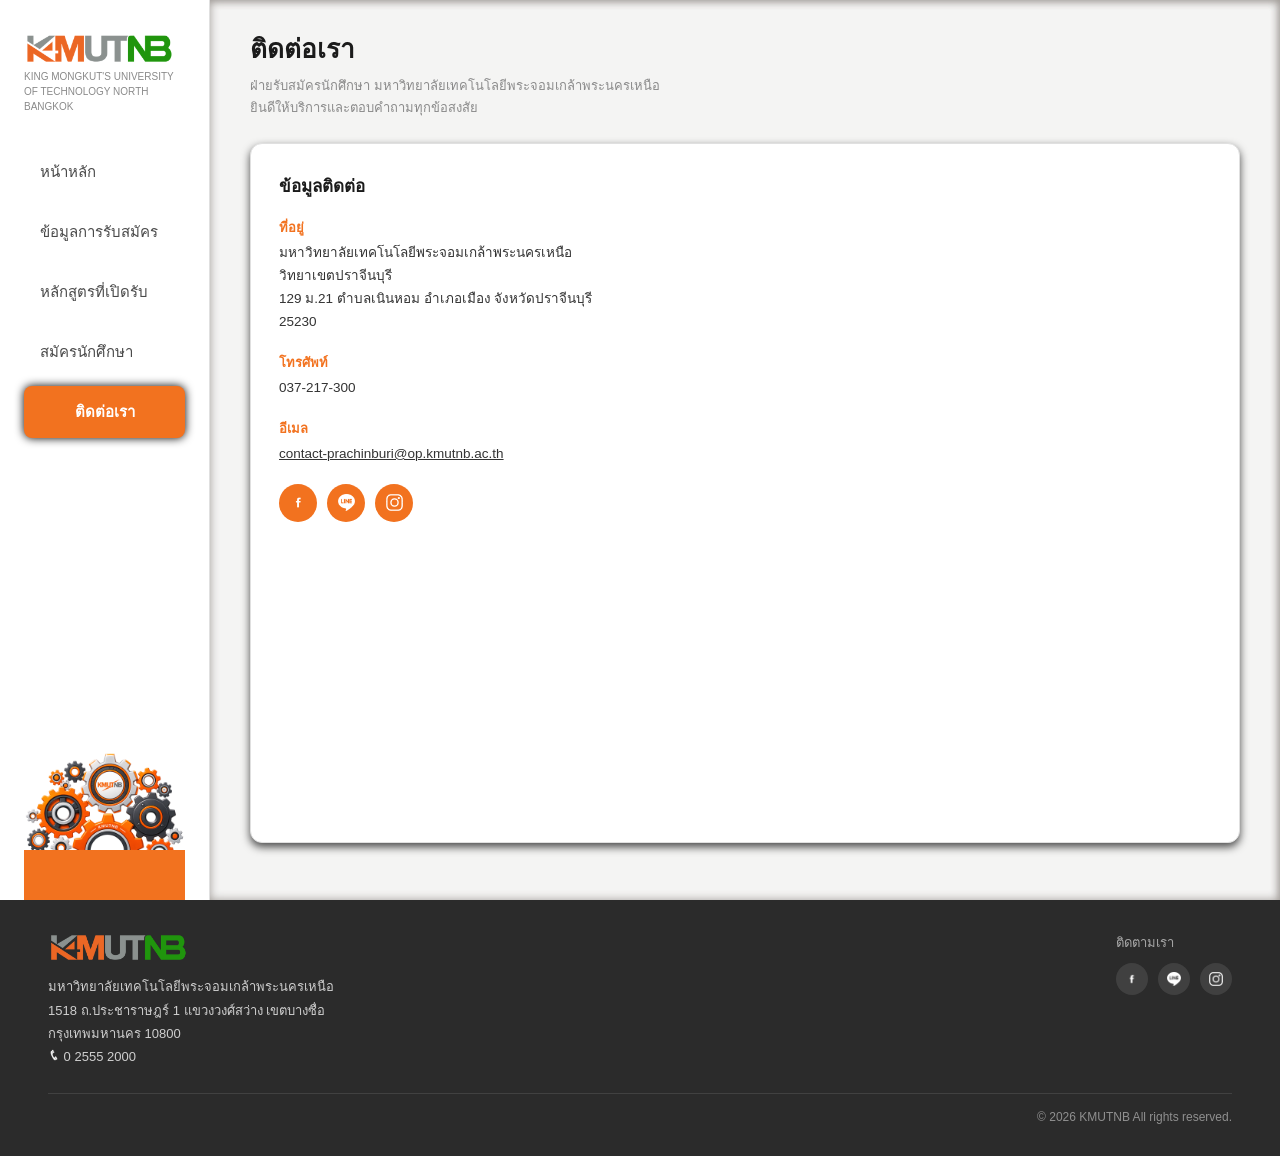
<file: contact.html>
<!DOCTYPE html>
<html lang="th">
<head>
  <meta charset="UTF-8">
  <meta name="viewport" content="width=device-width, initial-scale=1.0">
  <title>ติดต่อเรา | มจพ. KMUTNB</title>
  <link rel="stylesheet" href="style.css">
</head>
<body>

  <!-- กล่องใหญ่ที่ครอบทั้งหน้า แบ่งเป็น 2 ฝั่ง คือ เมนูซ้าย กับ เนื้อหาหลัก -->
  <div class="page">

    <!-- ========== เมนูด้านซ้าย (Sidebar) เหมือนหน้าอื่นทุกอย่าง ========== -->
    <aside class="sidebar">

      <img src="assets/logo.png" alt="โลโก้ KMUTNB" class="logo">
      <p class="sidebar-subtitle">
        KING MONGKUT'S UNIVERSITY<br>
        OF TECHNOLOGY NORTH<br>
        BANGKOK
      </p>

      <nav class="menu">
        <a href="index.html" class="menu-item">หน้าหลัก</a>
        <a href="course.html" class="menu-item">ข้อมูลการรับสมัคร</a>
        <a href="application.html" class="menu-item">หลักสูตรที่เปิดรับ</a>
        <a href="apply-saved.html" class="menu-item">สมัครนักศึกษา</a>
        <a href="#" class="menu-item menu-item-active">ติดต่อเรา</a>
      </nav>

      <img src="assets/gears.png" alt="รูปเฟือง KMUTNB" class="gear-image">
      <div class="orange-strip"></div>

    </aside>

    <!-- ========== เนื้อหาหลัก (Main Content) ========== -->
    <main class="content">
      <!-- ---------- หัวข้อของหน้า ---------- -->
      <div class="page-header">
        <h1 class="page-header-title">ติดต่อเรา</h1>
        <p class="page-header-subtitle">
          ฝ่ายรับสมัครนักศึกษา มหาวิทยาลัยเทคโนโลยีพระจอมเกล้าพระนครเหนือ<br>
          ยินดีให้บริการและตอบคำถามทุกข้อสงสัย
        </p>
      </div>

      <!-- ---------- การ์ดข้อมูลติดต่อ + แผนที่ ---------- -->
      <div class="contact-card">

        <!-- ฝั่งซ้าย : ข้อมูลติดต่อ -->
        <div class="contact-info">
          <h2 class="contact-info-title">ข้อมูลติดต่อ</h2>

          <p class="contact-label">ที่อยู่</p>
          <p class="contact-text">
            มหาวิทยาลัยเทคโนโลยีพระจอมเกล้าพระนครเหนือ<br>
            วิทยาเขตปราจีนบุรี<br>
            129 ม.21 ตำบลเนินหอม อำเภอเมือง จังหวัดปราจีนบุรี<br>
            25230
          </p>

          <p class="contact-label">โทรศัพท์</p>
          <p class="contact-text">037-217-300</p>

          <p class="contact-label">อีเมล</p>
          <p class="contact-text">
            <a href="mailto:contact-prachinburi@op.kmutnb.ac.th" class="contact-link">contact-prachinburi@op.kmutnb.ac.th</a>
          </p>

          <!-- ไอคอนโซเชียลวงกลมสีส้ม -->
          <div class="contact-social">
            <a href="#"><img src="assets/fb.png" alt="Facebook"></a>
            <a href="#"><img src="assets/line.png" alt="LINE"></a>
            <a href="#"><img src="assets/ig.png" alt="Instagram"></a>
          </div>
        </div>

        <!-- ฝั่งขวา : แผนที่ -->
        <div class="contact-map">
          <iframe
            src="https://www.google.com/maps?q=มหาวิทยาลัยเทคโนโลยีพระจอมเกล้าพระนครเหนือ+วิทยาเขตปราจีนบุรี&output=embed"
            width="100%"
            height="100%"
            style="border:0;"
            loading="lazy">
          </iframe>
        </div>

      </div>

    </main>

  </div>

  <!-- ========== ท้ายเว็บ (Footer) เหมือนหน้าอื่น ========== -->
  <footer class="footer">

    <div class="footer-top">

      <div class="footer-brand">
        <img src="assets/logo.png" alt="โลโก้ KMUTNB" class="footer-logo">
        <p class="footer-address">
          มหาวิทยาลัยเทคโนโลยีพระจอมเกล้าพระนครเหนือ<br>
          1518 ถ.ประชาราษฎร์ 1 แขวงวงศ์สว่าง เขตบางซื่อ<br>
          กรุงเทพมหานคร 10800<br>
          <img src="assets/phone.png" alt="" class="phone-icon"> 0 2555 2000
        </p>
      </div>

      <div class="footer-social">
        <p class="footer-social-title">ติดตามเรา</p>
        <div class="social-icons">
          <a href="#"><img src="assets/fb.png" alt="Facebook"></a>
          <a href="#"><img src="assets/line.png" alt="LINE"></a>
          <a href="#"><img src="assets/ig.png" alt="Instagram"></a>
        </div>
      </div>

    </div>

    <p class="footer-copyright">&copy; 2026 KMUTNB All rights reserved.</p>

  </footer>

</body>
</html>
</file>
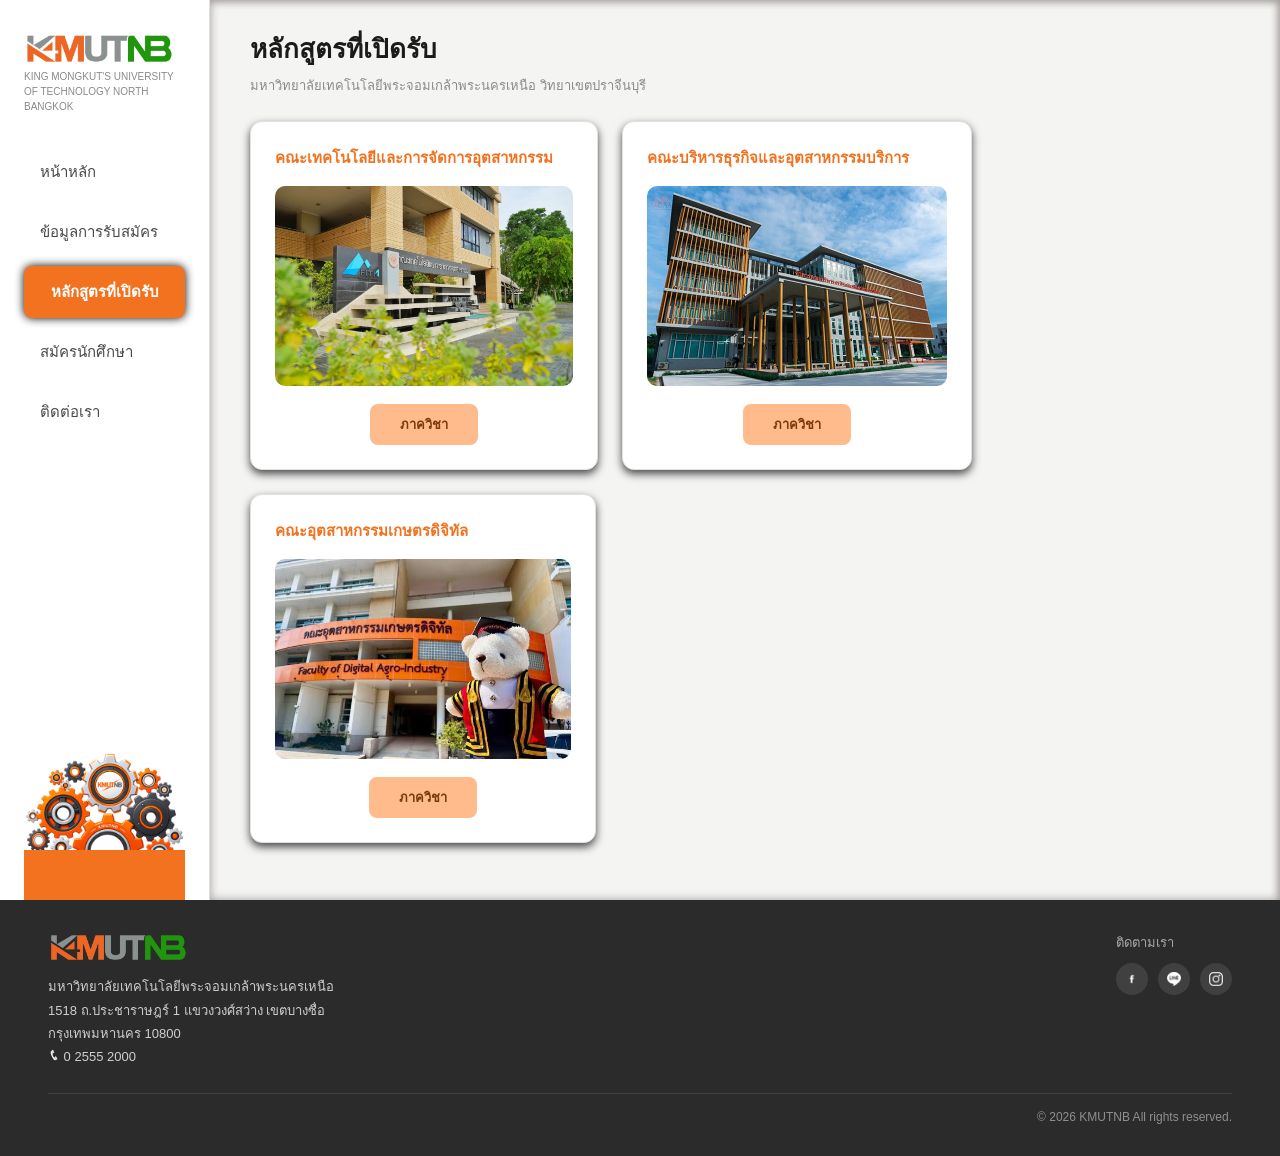
<file: course.html>
<!DOCTYPE html>
<html lang="th">
<head>
  <meta charset="UTF-8">
  <meta name="viewport" content="width=device-width, initial-scale=1.0">
  <title>หลักสูตรที่เปิดรับ | มจพ. KMUTNB</title>
  <link rel="stylesheet" href="style.css">
</head>
<body>

  <div class="page">

    <!-- ========== เมนูด้านซ้าย (Sidebar) ========== -->
    <aside class="sidebar">
      <img src="assets/logo.png" alt="โลโก้ KMUTNB" class="logo">
      <p class="sidebar-subtitle">
        KING MONGKUT'S UNIVERSITY<br>
        OF TECHNOLOGY NORTH<br>
        BANGKOK
      </p>

      <nav class="menu">
        <a href="index.html" class="menu-item">หน้าหลัก</a>
        <a href="application.html" class="menu-item">ข้อมูลการรับสมัคร</a>
        <a href="#" class="menu-item menu-item-active">หลักสูตรที่เปิดรับ</a>
        <a href="apply.html" class="menu-item">สมัครนักศึกษา</a>
        <a href="contact.html" class="menu-item">ติดต่อเรา</a>
      </nav>

      <img src="assets/gears.png" alt="รูปเฟือง KMUTNB" class="gears-image">
      <div class="orange-strip"></div>
    </aside>

    <!-- ========== เนื้อหาหลัก (Main Content) ========== -->
    <main class="content">

      <div class="page-header">
        <h1 class="page-header-title">หลักสูตรที่เปิดรับ</h1>
        <p class="page-header-subtitle">
          มหาวิทยาลัยเทคโนโลยีพระจอมเกล้าพระนครเหนือ วิทยาเขตปราจีนบุรี
        </p>
      </div>

      <!-- ---------- การ์ดคณะ 3 ใบ ---------- -->
      <div class="course-list">

        <div class="course-card">
          <h3 class="course-card-title">คณะเทคโนโลยีและการจัดการอุตสาหกรรม</h3>
          <img src="image/เทคโน.jpg" alt="คณะเทคโนโลยีและการจัดการอุตสาหกรรม" class="course-image">
          <a href="Techno.html" class="btn-department">ภาควิชา</a>
        </div>

        <div class="course-card">
          <h3 class="course-card-title">คณะบริหารธุรกิจและอุตสาหกรรมบริการ</h3>
          <img src="image/บริหาร.jpg" alt="คณะบริหารธุรกิจและอุตสาหกรรมบริการ" class="course-image">
          <a href="#" class="btn-department">ภาควิชา</a>
        </div>

        <div class="course-card">
          <h3 class="course-card-title">คณะอุตสาหกรรมเกษตรดิจิทัล</h3>
          <img src="image/เกษตรดิจิทัล.jpg" alt="คณะอุตสาหกรรมเกษตรดิจิทัล" class="course-image">
          <a href="#" class="btn-department">ภาควิชา</a>
        </div>

      </div>

    </main>

  </div>

  <!-- ========== ท้ายเว็บ (Footer) ========== -->
  <footer class="footer">

    <div class="footer-top">

      <div class="footer-brand">
        <img src="assets/logo.png" alt="โลโก้ KMUTNB" class="footer-logo">
        <p class="footer-address">
          มหาวิทยาลัยเทคโนโลยีพระจอมเกล้าพระนครเหนือ<br>
          1518 ถ.ประชาราษฎร์ 1 แขวงวงศ์สว่าง เขตบางซื่อ<br>
          กรุงเทพมหานคร 10800<br>
          <img src="assets/phone.png" alt="" class="phone-icon"> 0 2555 2000
        </p>
      </div>

      <div class="footer-social">
        <p class="footer-social-title">ติดตามเรา</p>
        <div class="social-icons">
          <a href="#"><img src="assets/fb.png" alt="Facebook"></a>
          <a href="#"><img src="assets/line.png" alt="LINE"></a>
          <a href="#"><img src="assets/ig.png" alt="Instagram"></a>
        </div>
      </div>

    </div>

    <p class="footer-copyright">&copy; 2026 KMUTNB All rights reserved.</p>

  </footer>

</body>
</html>
</file>
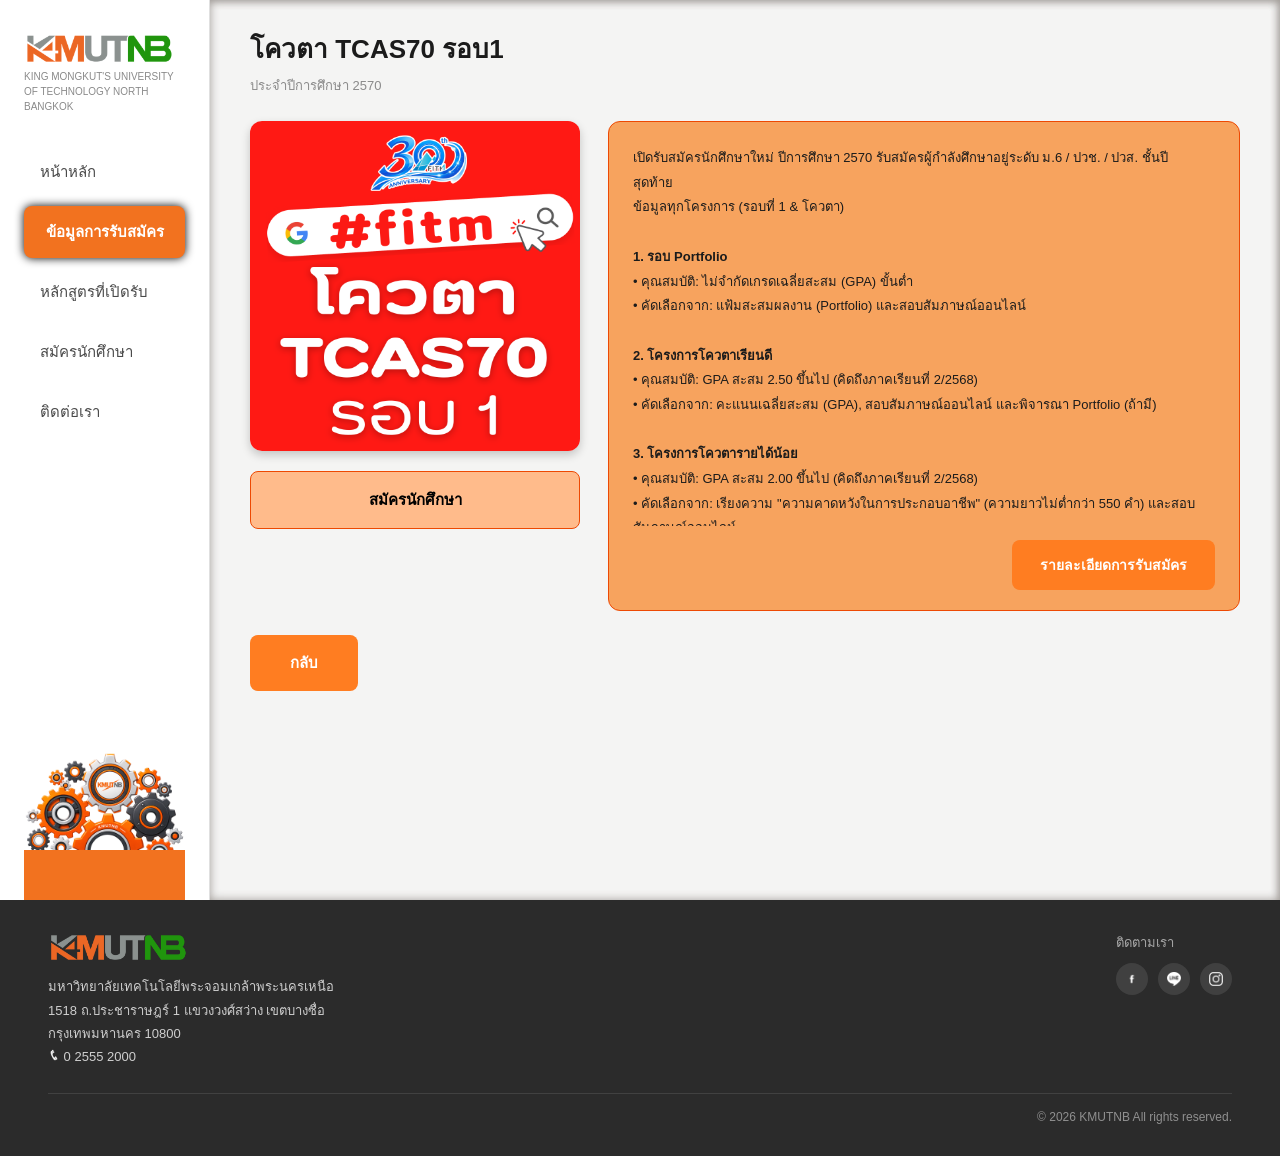
<file: Coutartcas70.html>
<!DOCTYPE html>
<html lang="th">
<head>
  <meta charset="UTF-8">
  <meta name="viewport" content="width=device-width, initial-scale=1.0">
  <title>ระบบรับสมัครนักศึกษาใหม่ | มจพ. KMUTNB</title>
  <link rel="stylesheet" href="style.css">
</head>
<body>

  <!-- กล่องใหญ่ที่ครอบทั้งหน้า แบ่งเป็น 2 ฝั่ง คือ เมนูซ้าย กับ เนื้อหาหลัก -->
  <div class="page">

    <!-- ========== เมนูด้านซ้าย (Sidebar) ========== -->
    <aside class="sidebar">

      <!-- โลโก้มหาวิทยาลัย -->
      <img src="assets/logo.png" alt="โลโก้ KMUTNB" class="logo">
      <p class="sidebar-subtitle">
        KING MONGKUT'S UNIVERSITY<br>
        OF TECHNOLOGY NORTH<br>
        BANGKOK
      </p>

      <nav class="menu">
        <a href="index.html" class="menu-item">หน้าหลัก</a>
        <a href="#" class="menu-item menu-item-active">ข้อมูลการรับสมัคร</a>
        <a href="course.html" class="menu-item">หลักสูตรที่เปิดรับ</a>
        <a href="apply-saved.html" class="menu-item">สมัครนักศึกษา</a>
        <a href="contact.html" class="menu-item">ติดต่อเรา</a>
      </nav>

      <!-- รูปเฟืองตกแต่งด้านล่างเมนู -->
      <img src="assets/gears.png" alt="รูปเฟือง KMUTNB" class="gears-image">
      <div class="orange-strip"></div>

    </aside>

    <!-- ========== เนื้อหาหลัก (Main Content) ========== -->
    <main class="content">

      <!-- ---------- หัวข้อของหน้า ---------- -->
      <div class="page-header">
        <h1 class="page-header-title">โควตา TCAS70 รอบ1</h1>
        <p class="page-header-subtitle">
            ประจำปีการศึกษา 2570
        </p>
      </div>

      <!-- ---------- แถวเนื้อหาหลัก : รูปโควตา (ซ้าย) + กล่องรายละเอียด (ขวา) ---------- -->
      <div class="tcas-layout">

        <!-- ฝั่งซ้าย : รูปภาพโควตา + ปุ่มสมัครนักศึกษา -->
        <div class="tcas-left">
          <img src="assets/cotar70.png" alt="โควตา TCAS70 รอบ 1" class="coutar70">
          <a href="apply.html" class="btn-orangeTcas">สมัครนักศึกษา</a>
        </div>

        <!-- ฝั่งขวา : กล่องรายละเอียดโครงการ -->
        <div class="contact-cardsmall">
          <p class="contact-info-title2">
            เปิดรับสมัครนักศึกษาใหม่ ปีการศึกษา 2570 รับสมัครผู้กำลังศึกษาอยู่ระดับ ม.6 / ปวช. / ปวส. ชั้นปีสุดท้าย<br>
            ข้อมูลทุกโครงการ (รอบที่ 1 &amp; โควตา)<br><br>

            <strong>1. รอบ Portfolio</strong><br>
            &bull; คุณสมบัติ: ไม่จำกัดเกรดเฉลี่ยสะสม (GPA) ขั้นต่ำ<br>
            &bull; คัดเลือกจาก: แฟ้มสะสมผลงาน (Portfolio) และสอบสัมภาษณ์ออนไลน์<br><br>

            <strong>2. โครงการโควตาเรียนดี</strong><br>
            &bull; คุณสมบัติ: GPA สะสม 2.50 ขึ้นไป (คิดถึงภาคเรียนที่ 2/2568)<br>
            &bull; คัดเลือกจาก: คะแนนเฉลี่ยสะสม (GPA), สอบสัมภาษณ์ออนไลน์ และพิจารณา Portfolio (ถ้ามี)<br><br>

            <strong>3. โครงการโควตารายได้น้อย</strong><br>
            &bull; คุณสมบัติ: GPA สะสม 2.00 ขึ้นไป (คิดถึงภาคเรียนที่ 2/2568)<br>
            &bull; คัดเลือกจาก: เรียงความ "ความคาดหวังในการประกอบอาชีพ" (ความยาวไม่ต่ำกว่า 550 คำ) และสอบสัมภาษณ์ออนไลน์<br><br>

            <strong>4. โครงการโควตาเทคโนโลยีเพื่อชุมชน</strong><br>
            &bull; คุณสมบัติ: GPA สะสม 2.00 ขึ้นไป (คิดถึงภาคเรียนที่ 2/2568)<br>
            &bull; คัดเลือกจาก: แฟ้มโครงงานเทคโนโลยีเพื่อชุมชนที่สอดคล้องกับสาขาที่สมัคร (อย่างน้อย 1 หน้ากระดาษ A4) และสอบสัมภาษณ์ออนไลน์<br><br>

            <strong>5. โครงการโควตาข้าราชการ</strong><br>
            &bull; คุณสมบัติ: บิดา/มารดาเป็นข้าราชการ/รัฐวิสาหกิจ และมี GPA สะสม 2.00 ขึ้นไป (คิดถึงภาคเรียนที่ 2/2568)<br>
            &bull; คัดเลือกจาก: เรียงความ "ความคาดหวังในสาขาวิชาที่สมัครเรียน" (ความยาวไม่ต่ำกว่า 550 คำ) และสอบสัมภาษณ์ออนไลน์<br><br>

            <strong>6. โครงการโควตาพื้นที่ รอบ 1</strong><br>
            &bull; คุณสมบัติ: มีภูมิลำเนาอยู่ในเขตจังหวัดสถานที่ตั้ง 10 จังหวัด (ปราจีนบุรี, นครนายก, สระแก้ว, ฉะเชิงเทรา, นครราชสีมา, ลพบุรี, ชัยนาท, ระยอง, ตราด, สระบุรี) ไม่ต่ำกว่า 1 ปี (นับ ณ วันสมัคร) และไม่กำหนด GPA ขั้นต่ำ<br>
            &bull; คัดเลือกจาก: สอบสัมภาษณ์ออนไลน์ และพิจารณา Portfolio (ถ้ามี)<br><br>

            <strong>กำหนดการ</strong><br>
            &bull; เปิดรับสมัครออนไลน์: 1 กันยายน – 10 พฤศจิกายน 2569<br>
            &bull; ประกาศรายชื่อผู้มีสิทธิ์สอบสัมภาษณ์: 19 พฤศจิกายน 2569<br>
            &bull; สอบสัมภาษณ์ออนไลน์: 28 พฤศจิกายน 2569 (เวลา 9.00 - 12.00 น.)<br>
            &bull; ประกาศรายชื่อผู้ผ่านการคัดเลือก: 8 ธันวาคม 2569
          </p>

          <a href="https://www.admission.kmutnb.ac.th/" target="_blank" class="btn-onlyinBox">รายละเอียดการรับสมัคร</a>
        </div>

      </div>

      <!-- ปุ่มย้อนกลับ -->
      <a href="application.html" class="btn-back">กลับ</a>

    </main>

  </div>

  <!-- ========== ท้ายเว็บ (Footer) ========== -->
  <footer class="footer">

    <div class="footer-top">

      <div class="footer-brand">
        <img src="assets/logo.png" alt="โลโก้ KMUTNB" class="footer-logo">
        <p class="footer-address">
          มหาวิทยาลัยเทคโนโลยีพระจอมเกล้าพระนครเหนือ<br>
          1518 ถ.ประชาราษฎร์ 1 แขวงวงศ์สว่าง เขตบางซื่อ<br>
          กรุงเทพมหานคร 10800<br>
          <img src="assets/phone.png" alt="" class="phone-icon"> 0 2555 2000
        </p>
      </div>

      <div class="footer-social">
        <p class="footer-social-title">ติดตามเรา</p>
        <div class="social-icons">
          <a href="#"><img src="assets/fb.png" alt="Facebook"></a>
          <a href="#"><img src="assets/line.png" alt="LINE"></a>
          <a href="#"><img src="assets/ig.png" alt="Instagram"></a>
        </div>
      </div>

    </div>

    <p class="footer-copyright">&copy; 2026 KMUTNB All rights reserved.</p>

  </footer>

</body>
</html>
</file>
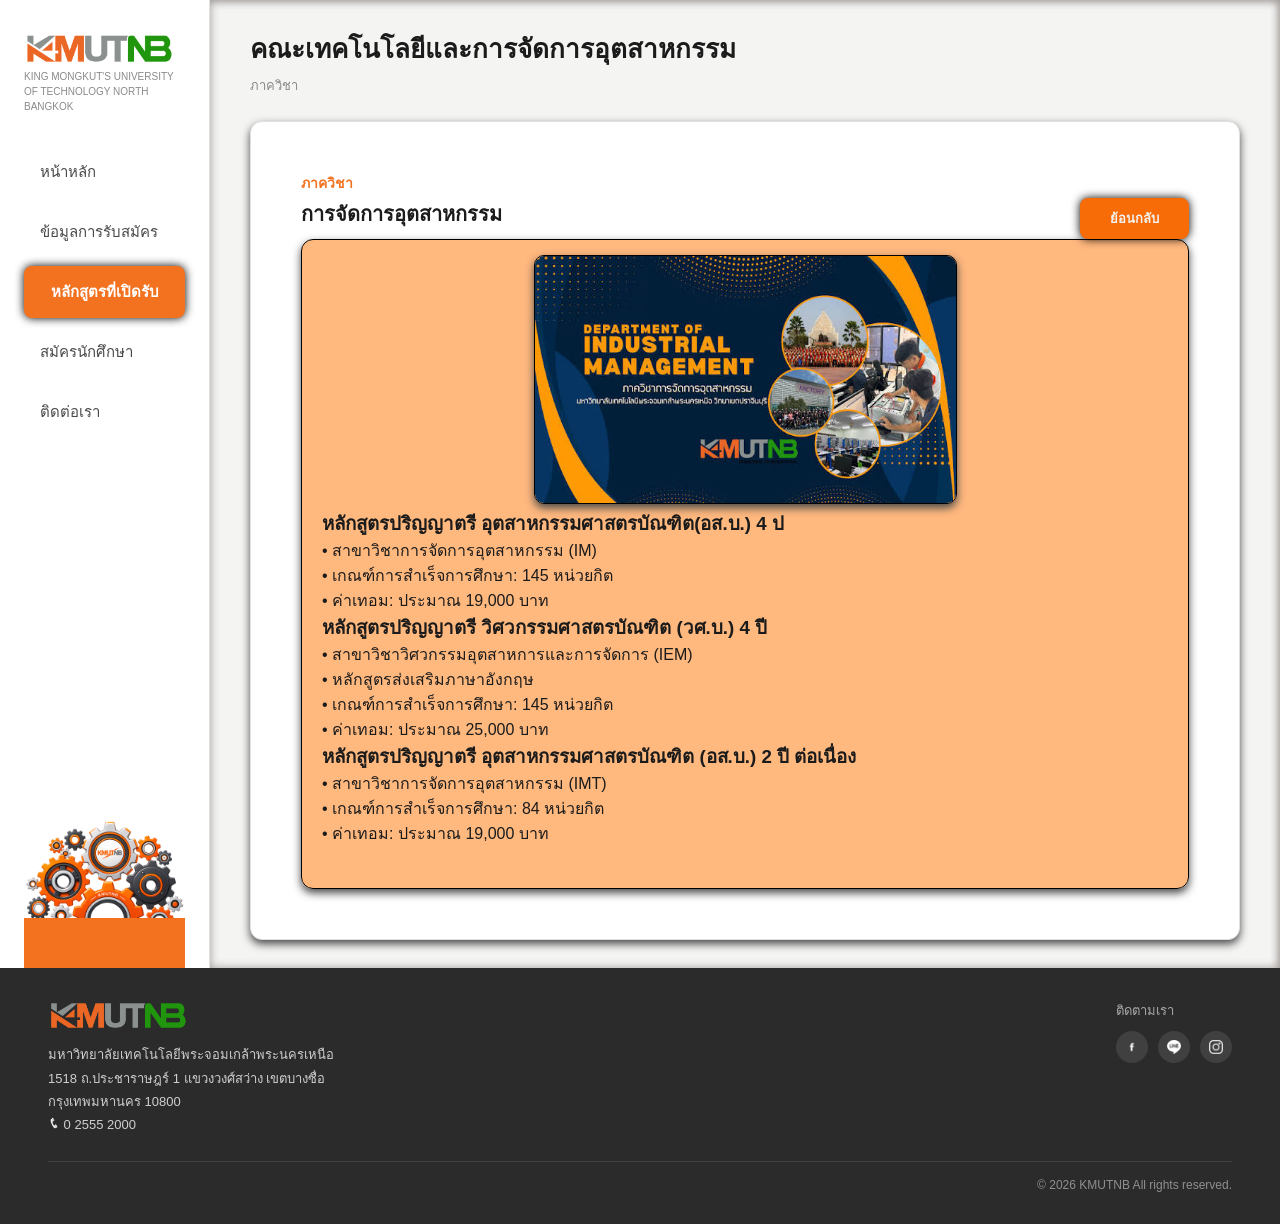
<file: IM.html>
<!DOCTYPE html>
<html lang="th">
<head>
  <meta charset="UTF-8">
  <meta name="viewport" content="width=device-width, initial-scale=1.0">
  <title>หลักสูตรที่เปิดรับ | มจพ. KMUTNB</title>
  <link rel="stylesheet" href="style.css">
</head>
<body>

  <div class="page">

    <!-- ========== เมนูด้านซ้าย (Sidebar) ========== -->
    <aside class="sidebar">
      <img src="assets/logo.png" alt="โลโก้ KMUTNB" class="logo">
      <p class="sidebar-subtitle">
        KING MONGKUT'S UNIVERSITY<br>
        OF TECHNOLOGY NORTH<br>
        BANGKOK
      </p>

      <nav class="menu">
        <a href="index.html" class="menu-item">หน้าหลัก</a>
        <a href="application.html" class="menu-item">ข้อมูลการรับสมัคร</a>
        <a href="course.html" class="menu-item menu-item-active">หลักสูตรที่เปิดรับ</a>
        <a href="apply.html" class="menu-item">สมัครนักศึกษา</a>
        <a href="contact.html" class="menu-item">ติดต่อเรา</a>
      </nav>

      <img src="assets/gears.png" alt="รูปเฟือง KMUTNB" class="gears-image">
      <div class="orange-strip"></div>
    </aside>

    <!-- ========== เนื้อหาหลัก (Main Content) ========== -->
    <main class="content">

      <div class="page-header">
        <h1 class="page-header-title">คณะเทคโนโลยีและการจัดการอุตสาหกรรม</h1>
        <p class="page-header-subtitle">
          ภาควิชา
        </p>
      </div>

      <!-- ---------- การ์ดคณะ 3 ใบ ---------- -->
      <div class="cardNew">
          <h3 class="deptpage-tag">ภาควิชา</h3>
          <div class="card3">
          <h3 class="deptpage-title">การจัดการอุตสาหกรรม</h3>
          <a href="Techno.html" class="btn-department-3">ย้อนกลับ</a>
          </div>
        <div class="card-IM">
          <div class="card-IM-imagenew3">
           <img src="image/images (2).jpg" class="course-imagenew3">
           </div>
                <h3>หลักสูตรปริญญาตรี อุตสาหกรรมศาสตรบัณฑิต(อส.บ.) 4 ป</h3>
        &bull; สาขาวิชาการจัดการอุตสาหกรรม (IM)<br>
        &bull; เกณฑ์การสำเร็จการศึกษา: 145 หน่วยกิต<br>
        &bull; ค่าเทอม: ประมาณ 19,000 บาท<br>
                <h3>หลักสูตรปริญญาตรี วิศวกรรมศาสตรบัณฑิต (วศ.บ.) 4 ปี</h3>
        &bull; สาขาวิชาวิศวกรรมอุตสาหการและการจัดการ (IEM)<br>
        &bull; หลักสูตรส่งเสริมภาษาอังกฤษ<br>
        &bull; เกณฑ์การสำเร็จการศึกษา: 145 หน่วยกิต<br>
        &bull; ค่าเทอม: ประมาณ 25,000 บาท
                <h3>หลักสูตรปริญญาตรี อุตสาหกรรมศาสตรบัณฑิต (อส.บ.) 2 ปี ต่อเนื่อง</h3>
        &bull; สาขาวิชาการจัดการอุตสาหกรรม (IMT)<br>
        &bull; เกณฑ์การสำเร็จการศึกษา: 84 หน่วยกิต<br>
        &bull; ค่าเทอม: ประมาณ 19,000 บาท<br>
           
        </div>
      </div>

    </main>

  </div>

  <!-- ========== ท้ายเว็บ (Footer) ========== -->
  <footer class="footer">

    <div class="footer-top">

      <div class="footer-brand">
        <img src="assets/logo.png" alt="โลโก้ KMUTNB" class="footer-logo">
        <p class="footer-address">
          มหาวิทยาลัยเทคโนโลยีพระจอมเกล้าพระนครเหนือ<br>
          1518 ถ.ประชาราษฎร์ 1 แขวงวงศ์สว่าง เขตบางซื่อ<br>
          กรุงเทพมหานคร 10800<br>
          <img src="assets/phone.png" alt="" class="phone-icon"> 0 2555 2000
        </p>
      </div>

      <div class="footer-social">
        <p class="footer-social-title">ติดตามเรา</p>
        <div class="social-icons">
          <a href="#"><img src="assets/fb.png" alt="Facebook"></a>
          <a href="#"><img src="assets/line.png" alt="LINE"></a>
          <a href="#"><img src="assets/ig.png" alt="Instagram"></a>
        </div>
      </div>

    </div>

    <p class="footer-copyright">&copy; 2026 KMUTNB All rights reserved.</p>

  </footer>

</body>
</html>
</file>
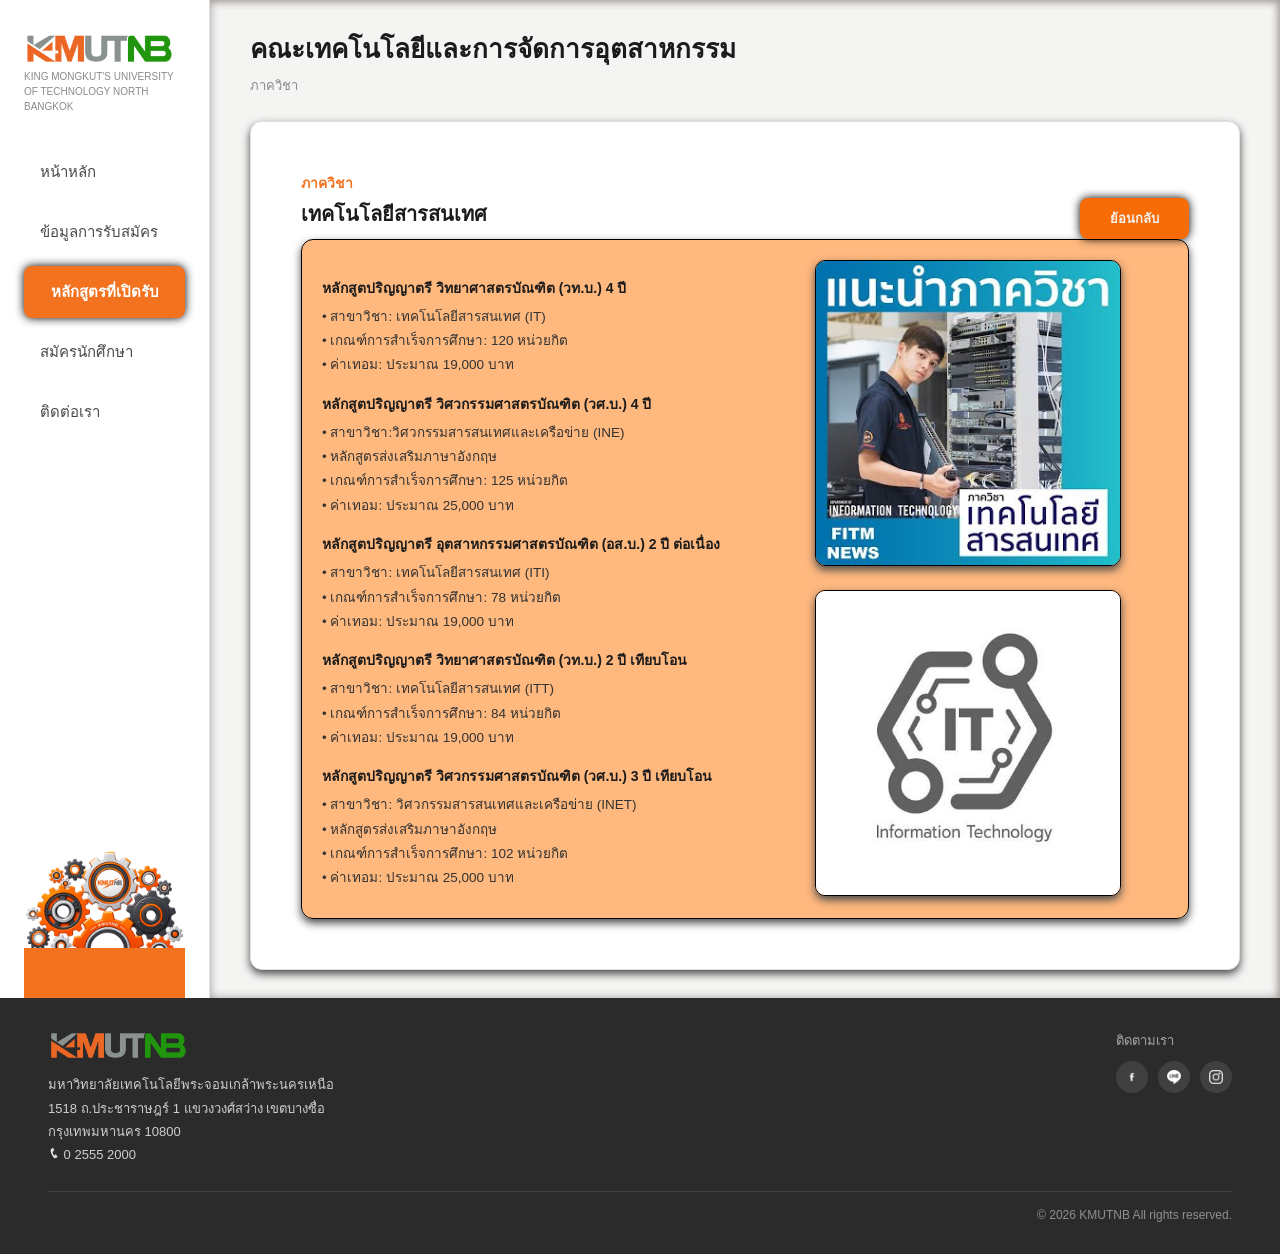
<file: IT.html>
<!DOCTYPE html>
<html lang="th">
<head>
  <meta charset="UTF-8">
  <meta name="viewport" content="width=device-width, initial-scale=1.0">
  <title>หลักสูตรที่เปิดรับ | มจพ. KMUTNB</title>
  <link rel="stylesheet" href="style.css">
</head>
<body>

  <div class="page">

    <!-- ========== เมนูด้านซ้าย (Sidebar) ========== -->
    <aside class="sidebar">
      <img src="assets/logo.png" alt="โลโก้ KMUTNB" class="logo">
      <p class="sidebar-subtitle">
        KING MONGKUT'S UNIVERSITY<br>
        OF TECHNOLOGY NORTH<br>
        BANGKOK
      </p>

      <nav class="menu">
        <a href="index.html" class="menu-item">หน้าหลัก</a>
        <a href="application.html" class="menu-item">ข้อมูลการรับสมัคร</a>
        <a href="course.html" class="menu-item menu-item-active">หลักสูตรที่เปิดรับ</a>
        <a href="apply.html" class="menu-item">สมัครนักศึกษา</a>
        <a href="contact.html" class="menu-item">ติดต่อเรา</a>
      </nav>

      <img src="assets/gears.png" alt="รูปเฟือง KMUTNB" class="gears-image">
      <div class="orange-strip"></div>
    </aside>

    <!-- ========== เนื้อหาหลัก (Main Content) ========== -->
    <main class="content">

      <div class="page-header">
        <h1 class="page-header-title">คณะเทคโนโลยีและการจัดการอุตสาหกรรม</h1>
        <p class="page-header-subtitle">
          ภาควิชา
        </p>
      </div>

      <!-- ---------- การ์ดคณะ 3 ใบ ---------- -->
      <div class="cardNew">
          <h3 class="deptpage-tag">ภาควิชา</h3>
        <div class="card3">
          <h3 class="deptpage-title">เทคโนโลยีสารสนเทศ</h3>
          <a href="Techno.html" class="btn-department-3">ย้อนกลับ</a>
          </div>
        <div class="card2">
          <div class="IT-title1">
                      <h3>หลักสูตปริญญาตรี วิทยาศาสตรบัณฑิต (วท.บ.) 4 ปี</h3>
              &bull; สาขาวิชา: เทคโนโลยีสารสนเทศ (IT)<br>
              &bull; เกณฑ์การสำเร็จการศึกษา: 120 หน่วยกิต<br>
              &bull; ค่าเทอม: ประมาณ 19,000 บาท<br>
                      <h3>หลักสูตปริญญาตรี วิศวกรรมศาสตรบัณฑิต (วศ.บ.) 4 ปี</h3>
              &bull; สาขาวิชา:วิศวกรรมสารสนเทศและเครือข่าย (INE)<br>
              &bull; หลักสูตรส่งเสริมภาษาอังกฤษ<br>
              &bull; เกณฑ์การสำเร็จการศึกษา: 125 หน่วยกิต<br>
              &bull; ค่าเทอม: ประมาณ 25,000 บาท
                      <h3>หลักสูตปริญญาตรี อุตสาหกรรมศาสตรบัณฑิต (อส.บ.) 2 ปี ต่อเนื่อง</h3>
              &bull; สาขาวิชา: เทคโนโลยีสารสนเทศ (ITI)<br>
              &bull; เกณฑ์การสำเร็จการศึกษา: 78 หน่วยกิต<br>
              &bull; ค่าเทอม: ประมาณ 19,000 บาท<br>
                      <h3>หลักสูตปริญญาตรี วิทยาศาสตรบัณฑิต (วท.บ.) 2 ปี เทียบโอน</h3>
              &bull; สาขาวิชา: เทคโนโลยีสารสนเทศ (ITT)<br>
              &bull; เกณฑ์การสำเร็จการศึกษา: 84 หน่วยกิต<br>
              &bull; ค่าเทอม: ประมาณ 19,000 บาท<br>
                      <h3>หลักสูตปริญญาตรี วิศวกรรมศาสตรบัณฑิต (วศ.บ.) 3 ปี เทียบโอน</h3>
              &bull; สาขาวิชา: วิศวกรรมสารสนเทศและเครือข่าย (INET)<br>
              &bull; หลักสูตรส่งเสริมภาษาอังกฤษ<br>
              &bull; เกณฑ์การสำเร็จการศึกษา: 102 หน่วยกิต<br>
              &bull; ค่าเทอม: ประมาณ 25,000 บาท<br>
          </div>
          <div class="IT-photo">
            <img src="image/background/IT.jpg" class="course-imagenew2">
            <img src="assets/information.jpg" class="course-imagenew2">
          </div>
        </div>
      </div>

    </main>

  </div>

  <!-- ========== ท้ายเว็บ (Footer) ========== -->
  <footer class="footer">

    <div class="footer-top">

      <div class="footer-brand">
        <img src="assets/logo.png" alt="โลโก้ KMUTNB" class="footer-logo">
        <p class="footer-address">
          มหาวิทยาลัยเทคโนโลยีพระจอมเกล้าพระนครเหนือ<br>
          1518 ถ.ประชาราษฎร์ 1 แขวงวงศ์สว่าง เขตบางซื่อ<br>
          กรุงเทพมหานคร 10800<br>
          <img src="assets/phone.png" alt="" class="phone-icon"> 0 2555 2000
        </p>
      </div>

      <div class="footer-social">
        <p class="footer-social-title">ติดตามเรา</p>
        <div class="social-icons">
          <a href="#"><img src="assets/fb.png" alt="Facebook"></a>
          <a href="#"><img src="assets/line.png" alt="LINE"></a>
          <a href="#"><img src="assets/ig.png" alt="Instagram"></a>
        </div>
      </div>

    </div>

    <p class="footer-copyright">&copy; 2026 KMUTNB All rights reserved.</p>

  </footer>

</body>
</html>
</file>
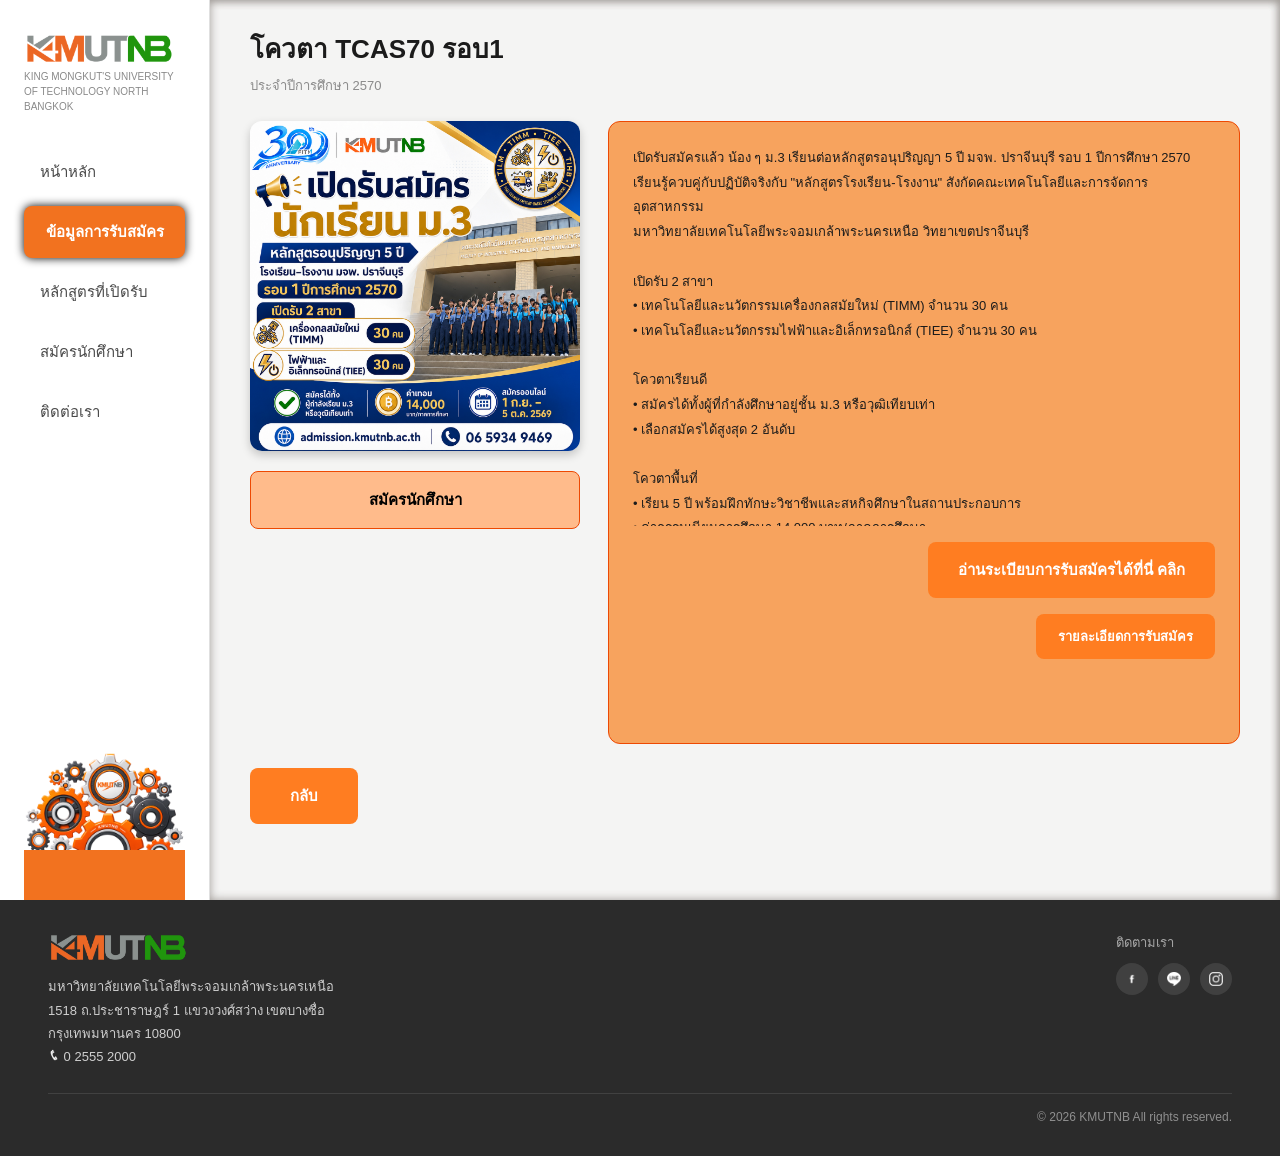
<file: T369.html>
<!DOCTYPE html>
<html lang="th">
<head>
  <meta charset="UTF-8">
  <meta name="viewport" content="width=device-width, initial-scale=1.0">
  <title>ระบบรับสมัครนักศึกษาใหม่ | มจพ. KMUTNB</title>
  <link rel="stylesheet" href="style.css">
</head>
<body>

  <!-- กล่องใหญ่ที่ครอบทั้งหน้า แบ่งเป็น 2 ฝั่ง คือ เมนูซ้าย กับ เนื้อหาหลัก -->
  <div class="page">

    <!-- ========== เมนูด้านซ้าย (Sidebar) ========== -->
    <aside class="sidebar">

      <!-- โลโก้มหาวิทยาลัย -->
      <img src="assets/logo.png" alt="โลโก้ KMUTNB" class="logo">
      <p class="sidebar-subtitle">
        KING MONGKUT'S UNIVERSITY<br>
        OF TECHNOLOGY NORTH<br>
        BANGKOK
      </p>

      <nav class="menu">
        <a href="index.html" class="menu-item">หน้าหลัก</a>
        <a href="#" class="menu-item menu-item-active">ข้อมูลการรับสมัคร</a>
        <a href="course.html" class="menu-item">หลักสูตรที่เปิดรับ</a>
        <a href="apply-saved.html" class="menu-item">สมัครนักศึกษา</a>
        <a href="contact.html" class="menu-item">ติดต่อเรา</a>
      </nav>

      <!-- รูปเฟืองตกแต่งด้านล่างเมนู -->
      <img src="assets/gears.png" alt="รูปเฟือง KMUTNB" class="gears-image">
      <div class="orange-strip"></div>

    </aside>

    <!-- ========== เนื้อหาหลัก (Main Content) ========== -->
    <main class="content">

      <!-- ---------- หัวข้อของหน้า ---------- -->
      <div class="page-header">
        <h1 class="page-header-title">โควตา TCAS70 รอบ1</h1>
        <p class="page-header-subtitle">
            ประจำปีการศึกษา 2570
        </p>
      </div>

      <!-- ---------- แถวเนื้อหาหลัก : รูป (ซ้าย) + กล่องรายละเอียด (ขวา) ---------- -->
      <div class="tcas-layout">

        <!-- ฝั่งซ้าย : รูปภาพ + ปุ่มสมัครนักศึกษา -->
        <div class="tcas-left">
          <img src="assets/M369.jpg" alt="รับสมัครนักเรียน ม.3" class="coutar70">
          <a href="apply.html" class="btn-orangeTcas">สมัครนักศึกษา</a>
        </div>

        <!-- ฝั่งขวา : กล่องรายละเอียดโครงการ -->
        <div class="contact-cardsmall">
          <p class="contact-info-title2">
            เปิดรับสมัครแล้ว น้อง ๆ ม.3 เรียนต่อหลักสูตรอนุปริญญา 5 ปี มจพ. ปราจีนบุรี รอบ 1 ปีการศึกษา 2570<br>
            เรียนรู้ควบคู่กับปฏิบัติจริงกับ "หลักสูตรโรงเรียน-โรงงาน" สังกัดคณะเทคโนโลยีและการจัดการอุตสาหกรรม<br>
            มหาวิทยาลัยเทคโนโลยีพระจอมเกล้าพระนครเหนือ วิทยาเขตปราจีนบุรี<br><br>

            เปิดรับ 2 สาขา<br>
            &bull; เทคโนโลยีและนวัตกรรมเครื่องกลสมัยใหม่ (TIMM) จำนวน 30 คน<br>
            &bull; เทคโนโลยีและนวัตกรรมไฟฟ้าและอิเล็กทรอนิกส์ (TIEE) จำนวน 30 คน<br><br>

            โควตาเรียนดี<br>
            &bull; สมัครได้ทั้งผู้ที่กำลังศึกษาอยู่ชั้น ม.3 หรือวุฒิเทียบเท่า<br>
            &bull; เลือกสมัครได้สูงสุด 2 อันดับ<br><br>

            โควตาพื้นที่<br>
            &bull; เรียน 5 ปี พร้อมฝึกทักษะวิชาชีพและสหกิจศึกษาในสถานประกอบการ<br>
            &bull; ค่าธรรมเนียมการศึกษา 14,000 บาท/ภาคการศึกษา<br><br>

            อ่านระเบียบการรับสมัครได้ที่:
          </p>

          <a href="https://drive.google.com/file/d/1nesSSL9op08t-HJExeY4RFHyUVy9YRAm/view" target="_blank" class="btn-onlyinBox3692">อ่านระเบียบการรับสมัครได้ที่นี่ คลิก</a>

          <a href="https://www.admission.kmutnb.ac.th/" target="_blank" class="btn-onlyinBox369">รายละเอียดการรับสมัคร</a>
        </div>

      </div>

      <!-- ปุ่มย้อนกลับ -->
      <a href="application.html" class="btn-back">กลับ</a>

    </main>

  </div>

  <!-- ========== ท้ายเว็บ (Footer) ========== -->
  <footer class="footer">

    <div class="footer-top">

      <div class="footer-brand">
        <img src="assets/logo.png" alt="โลโก้ KMUTNB" class="footer-logo">
        <p class="footer-address">
          มหาวิทยาลัยเทคโนโลยีพระจอมเกล้าพระนครเหนือ<br>
          1518 ถ.ประชาราษฎร์ 1 แขวงวงศ์สว่าง เขตบางซื่อ<br>
          กรุงเทพมหานคร 10800<br>
          <img src="assets/phone.png" alt="" class="phone-icon"> 0 2555 2000
        </p>
      </div>

      <div class="footer-social">
        <p class="footer-social-title">ติดตามเรา</p>
        <div class="social-icons">
          <a href="#"><img src="assets/fb.png" alt="Facebook"></a>
          <a href="#"><img src="assets/line.png" alt="LINE"></a>
          <a href="#"><img src="assets/ig.png" alt="Instagram"></a>
        </div>
      </div>

    </div>

    <p class="footer-copyright">&copy; 2026 KMUTNB All rights reserved.</p>

  </footer>

</body>
</html>
</file>
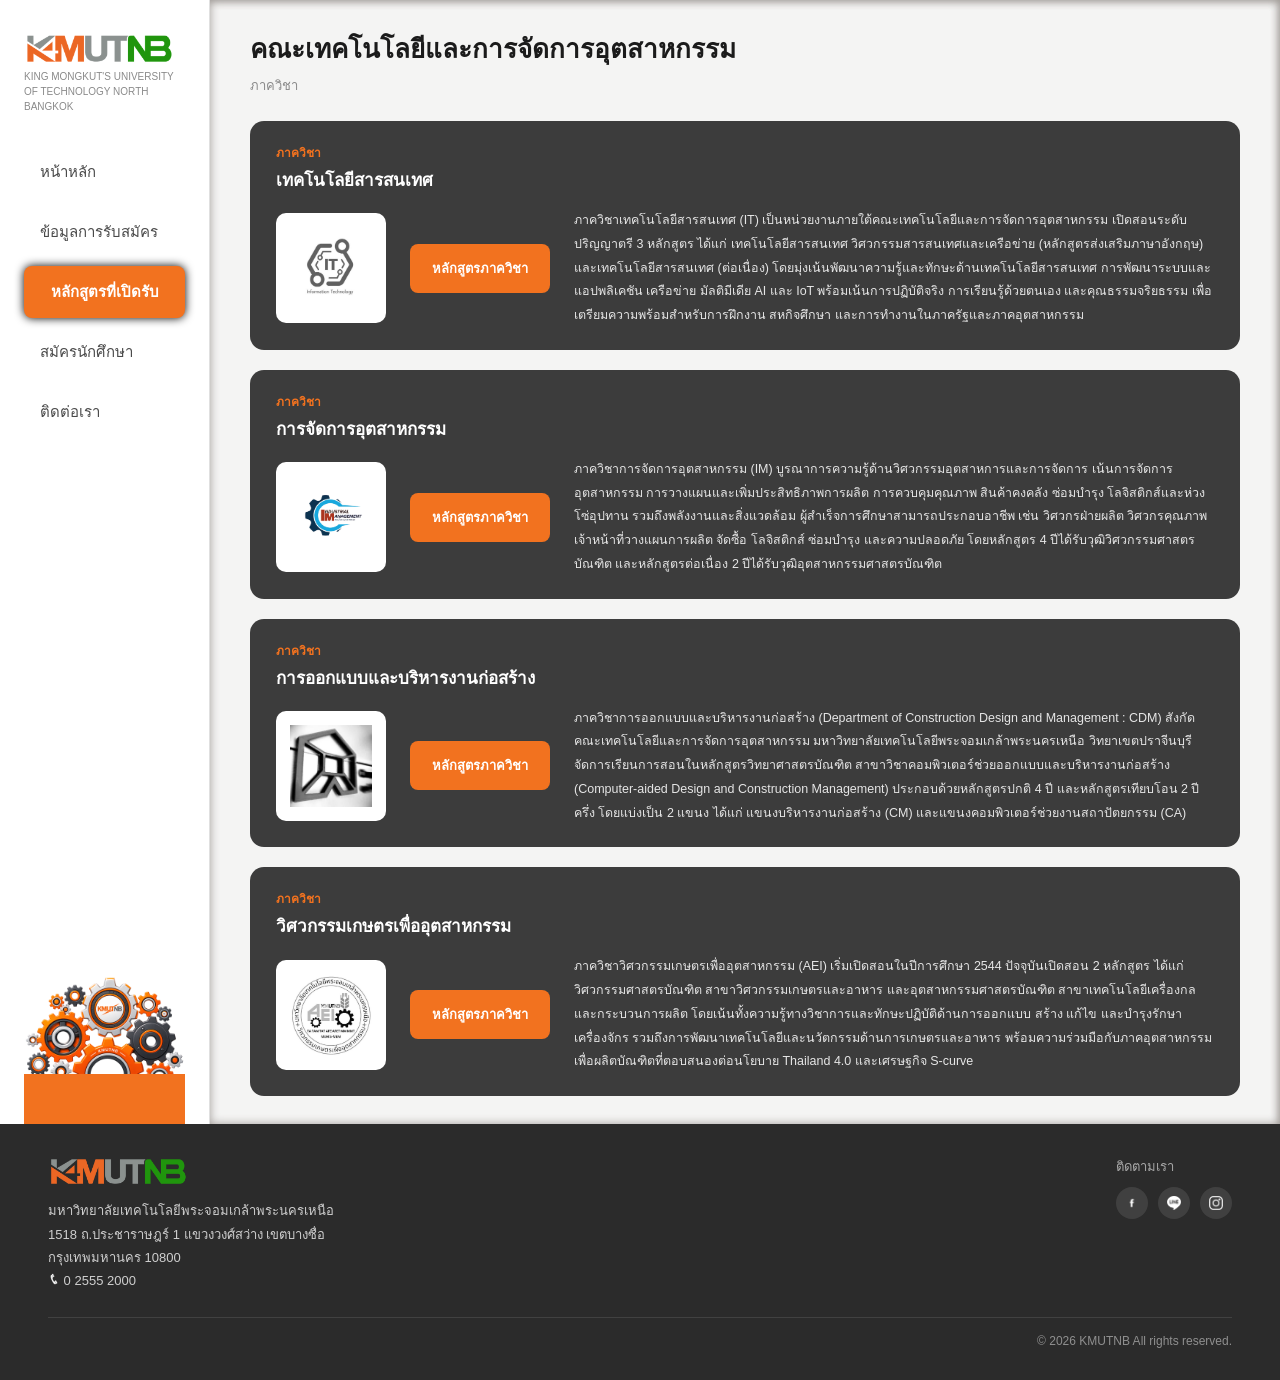
<file: Techno.html>
<!DOCTYPE html>
<html lang="th">
<head>
  <meta charset="UTF-8">
  <meta name="viewport" content="width=device-width, initial-scale=1.0">
  <title>หลักสูตรที่เปิดรับ | มจพ. KMUTNB</title>
  <link rel="stylesheet" href="style.css">
</head>
<body>

  <div class="page">

    <!-- ========== เมนูด้านซ้าย (Sidebar) ========== -->
    <aside class="sidebar">
      <img src="assets/logo.png" alt="โลโก้ KMUTNB" class="logo">
      <p class="sidebar-subtitle">
        KING MONGKUT'S UNIVERSITY<br>
        OF TECHNOLOGY NORTH<br>
        BANGKOK
      </p>

      <nav class="menu">
        <a href="index.html" class="menu-item">หน้าหลัก</a>
        <a href="application.html" class="menu-item">ข้อมูลการรับสมัคร</a>
        <a href="course.html" class="menu-item menu-item-active">หลักสูตรที่เปิดรับ</a>
        <a href="apply.html" class="menu-item">สมัครนักศึกษา</a>
        <a href="contact.html" class="menu-item">ติดต่อเรา</a>
      </nav>

      <img src="assets/gears.png" alt="รูปเฟือง KMUTNB" class="gears-image">
      <div class="orange-strip"></div>
    </aside>

    <!-- ========== เนื้อหาหลัก (Main Content) ========== -->
    <main class="content">

      <div class="page-header">
        <h1 class="page-header-title">คณะเทคโนโลยีและการจัดการอุตสาหกรรม</h1>
        <p class="page-header-subtitle">
          ภาควิชา
        </p>
      </div>

      <!-- ---------- การ์ดคณะ 3 ใบ ---------- -->
      <div class="course-list2">

        <div class="course-card1">
          <h3 class="course-card-title2">ภาควิชา</h3>
          <h3 class="course-card-title1">เทคโนโลยีสารสนเทศ</h3>
          <div class="course-card-body2">
            <img src="assets/information.jpg" class="course-imagenew">
            <a href="IT.html" class="btn-department2"><h2>หลักสูตรภาควิชา</h2></a>
            <p class="course-card-desc2">
              ภาควิชาเทคโนโลยีสารสนเทศ (IT) เป็นหน่วยงานภายใต้คณะเทคโนโลยีและการจัดการอุตสาหกรรม เปิดสอนระดับปริญญาตรี 3 หลักสูตร ได้แก่ เทคโนโลยีสารสนเทศ วิศวกรรมสารสนเทศและเครือข่าย (หลักสูตรส่งเสริมภาษาอังกฤษ) และเทคโนโลยีสารสนเทศ (ต่อเนื่อง) โดยมุ่งเน้นพัฒนาความรู้และทักษะด้านเทคโนโลยีสารสนเทศ การพัฒนาระบบและแอปพลิเคชัน เครือข่าย มัลติมีเดีย AI และ IoT พร้อมเน้นการปฏิบัติจริง การเรียนรู้ด้วยตนเอง และคุณธรรมจริยธรรม เพื่อเตรียมความพร้อมสำหรับการฝึกงาน สหกิจศึกษา และการทำงานในภาครัฐและภาคอุตสาหกรรม
            </p>
          </div>
        </div>

        <div class="course-card1">
          <h3 class="course-card-title2">ภาควิชา</h3>
          <h3 class="course-card-title1">การจัดการอุตสาหกรรม</h3>
          <div class="course-card-body2">
            <img src="assets/in.png" class="course-imagenew">
            <a href="IM.html" class="btn-department2"><h2>หลักสูตรภาควิชา</h2></a>
            <p class="course-card-desc2">
              ภาควิชาการจัดการอุตสาหกรรม (IM) บูรณาการความรู้ด้านวิศวกรรมอุตสาหการและการจัดการ เน้นการจัดการอุตสาหกรรม การวางแผนและเพิ่มประสิทธิภาพการผลิต การควบคุมคุณภาพ สินค้าคงคลัง ซ่อมบำรุง โลจิสติกส์และห่วงโซ่อุปทาน รวมถึงพลังงานและสิ่งแวดล้อม ผู้สำเร็จการศึกษาสามารถประกอบอาชีพ เช่น วิศวกรฝ่ายผลิต วิศวกรคุณภาพ เจ้าหน้าที่วางแผนการผลิต จัดซื้อ โลจิสติกส์ ซ่อมบำรุง และความปลอดภัย โดยหลักสูตร 4 ปีได้รับวุฒิวิศวกรรมศาสตรบัณฑิต และหลักสูตรต่อเนื่อง 2 ปีได้รับวุฒิอุตสาหกรรมศาสตรบัณฑิต
            </p>
          </div>
        </div>

        <div class="course-card1">
          <h3 class="course-card-title2">ภาควิชา</h3>
          <h3 class="course-card-title1">การออกแบบและบริหารงานก่อสร้าง</h3>
          <div class="course-card-body2">
            <img src="assets/ก่อสร้างบริหารงาน.jpg" class="course-imagenew">
            <a href="CDM.html" class="btn-department2"><h2>หลักสูตรภาควิชา</h2></a>
            <p class="course-card-desc2">
              ภาควิชาการออกแบบและบริหารงานก่อสร้าง (Department of Construction Design and Management : CDM) สังกัดคณะเทคโนโลยีและการจัดการอุตสาหกรรม มหาวิทยาลัยเทคโนโลยีพระจอมเกล้าพระนครเหนือ วิทยาเขตปราจีนบุรี จัดการเรียนการสอนในหลักสูตรวิทยาศาสตรบัณฑิต สาขาวิชาคอมพิวเตอร์ช่วยออกแบบและบริหารงานก่อสร้าง (Computer-aided Design and Construction Management) ประกอบด้วยหลักสูตรปกติ 4 ปี และหลักสูตรเทียบโอน 2 ปีครึ่ง โดยแบ่งเป็น 2 แขนง ได้แก่ แขนงบริหารงานก่อสร้าง (CM) และแขนงคอมพิวเตอร์ช่วยงานสถาปัตยกรรม (CA)
            </p>
          </div>
        </div>

        <div class="course-card1">
          <h3 class="course-card-title2">ภาควิชา</h3>
          <h3 class="course-card-title1">วิศวกรรมเกษตรเพื่ออุตสาหกรรม</h3>
          <div class="course-card-body2">
            <img src="assets/วิศวกรรมเกษตร.jpg" class="course-imagenew">
            <a href="AEI.html" class="btn-department2"><h2>หลักสูตรภาควิชา</h2></a>
            <p class="course-card-desc2">
              ภาควิชาวิศวกรรมเกษตรเพื่ออุตสาหกรรม (AEI) เริ่มเปิดสอนในปีการศึกษา 2544 ปัจจุบันเปิดสอน 2 หลักสูตร ได้แก่ วิศวกรรมศาสตรบัณฑิต สาขาวิศวกรรมเกษตรและอาหาร และอุตสาหกรรมศาสตรบัณฑิต สาขาเทคโนโลยีเครื่องกลและกระบวนการผลิต โดยเน้นทั้งความรู้ทางวิชาการและทักษะปฏิบัติด้านการออกแบบ สร้าง แก้ไข และบำรุงรักษาเครื่องจักร รวมถึงการพัฒนาเทคโนโลยีและนวัตกรรมด้านการเกษตรและอาหาร พร้อมความร่วมมือกับภาคอุตสาหกรรม เพื่อผลิตบัณฑิตที่ตอบสนองต่อนโยบาย Thailand 4.0 และเศรษฐกิจ S-curve
            </p>
          </div>
        </div>

      </div>

    </main>

  </div>

  <!-- ========== ท้ายเว็บ (Footer) ========== -->
  <footer class="footer">

    <div class="footer-top">

      <div class="footer-brand">
        <img src="assets/logo.png" alt="โลโก้ KMUTNB" class="footer-logo">
        <p class="footer-address">
          มหาวิทยาลัยเทคโนโลยีพระจอมเกล้าพระนครเหนือ<br>
          1518 ถ.ประชาราษฎร์ 1 แขวงวงศ์สว่าง เขตบางซื่อ<br>
          กรุงเทพมหานคร 10800<br>
          <img src="assets/phone.png" alt="" class="phone-icon"> 0 2555 2000
        </p>
      </div>

      <div class="footer-social">
        <p class="footer-social-title">ติดตามเรา</p>
        <div class="social-icons">
          <a href="#"><img src="assets/fb.png" alt="Facebook"></a>
          <a href="#"><img src="assets/line.png" alt="LINE"></a>
          <a href="#"><img src="assets/ig.png" alt="Instagram"></a>
        </div>
      </div>

    </div>

    <p class="footer-copyright">&copy; 2026 KMUTNB All rights reserved.</p>

  </footer>

</body>
</html>
</file>
<file: style.css>
/* =========================================================
   STYLE.CSS — SECTION GUIDE
   หมายเหตุ: ไฟล์นี้จัดหัวข้อด้วย comment เท่านั้น
   ค่า CSS / selector / property / media query เดิมไม่ถูกแก้ไข

   [00] Global / Reset
   [01] Shared Layout
   [02] Shared Sidebar
   [03] Shared Main Content
   [04] index.html — Home
   [05] Shared Footer
   [06] apply.html + apply-saved.html — Application Form
   [07] contact.html — Contact
   [08] course.html — Courses
   [09] department-fitm — Department List
   [10] Department Detail
   [11] Techno.html — New Department List
   [12] Shared Responsive ≤ 768px
   [13] Coutartcas70.html — TCAS70
   [14] IT.html + IM.html — Department Detail
   [15] Shared Image Responsive
   [16] Tablet ≤ 1024px
   [17] Mobile ≤ 768px
   [18] Small Mobile ≤ 480px
   ========================================================= */

/* =========================================================
   [00] GLOBAL / RESET
   ใช้ร่วมทุกหน้า — รีเซ็ตค่าเริ่มต้นและพื้นฐานของเว็บไซต์
   ========================================================= */
* {
  margin: 0;
  padding: 0;
  box-sizing: border-box;
}

body {
  font-family: "Prompt", sans-serif;
  background-color: #f4f4f3; 
  color: #1b1b1b;   
  box-shadow: inset 0 0px 10px #a19c98;           
}

img {
  max-width: 100%;
  display: block;
}

a {
  text-decoration: none;
  color: inherit;
}


/* =========================================================
   [01] SHARED LAYOUT — โครงสร้างหลัก ใช้ร่วมทุกหน้า
   ========================================================= */
/* =========================================================
   1) โครงหลักของหน้าเว็บ: แบ่งเป็น "เมนูซ้าย" กับ "เนื้อหาหลัก"
   ใช้ display: flex เพื่อวางสองกล่องนี้เรียงกันในแนวนอน
   ========================================================= */
.page {
  display: flex;
  min-height: 100vh; /* สูงเต็มจอเป็นอย่างน้อย */
}


/* =========================================================
   [02] SHARED SIDEBAR — เมนูด้านซ้าย ใช้ร่วมทุกหน้า
   ========================================================= */
/* =========================================================
   2) เมนูด้านซ้าย (Sidebar)
   ========================================================= */
.sidebar {
  width: 210px;              /* ความกว้างคงที่ของเมนู */
  flex-shrink: 0;            /* ไม่ให้เมนูหดตัวเวลาพื้นที่ไม่พอ */
  background-color: #ffffff;
  padding: 32px 24px 0 24px;
  border-right: 1px solid #e0e0e0;
  display: flex;
  flex-direction: column;
}

.logo {
  width: 150px;
}

.sidebar-subtitle {
  font-size: 10px;
  color: #8a8a8a;
  line-height: 1.5;
  margin-top: 6px;
}

/* กล่องที่รวมลิงก์เมนูทั้งหมด */
.menu {
  display: flex;
  flex-direction: column;   /* เรียงลิงก์จากบนลงล่าง */
  gap: 8px;
  margin-top: 32px;
}


.menu-item {
  display: block;
  padding: 14px 16px;
  border-radius: 8px;
  font-size: 15px;
  color: #4a4a4a;
  
}

/* เวลาเอาเมาส์ไปชี้ที่เมนู ให้พื้นหลังเปลี่ยนสีนิดหน่อย */
.menu-item:hover {
  background-color: #f59652;
  color: #ffffff;
  box-shadow: 0 0px 10px #000000;
  transition: 0.2s;
}

/* เมนูที่กำลังเลือกอยู่ (หน้าหลัก) ให้เป็นพื้นสีส้ม */
.menu-item-active {
  background-color: #f2721f;
  color: #ffffff;
  text-align: center;
  font-weight: 600;
  box-shadow: 0 0px 10px #000000;
}

.gear-image {
  width: 100%;
  margin-top: auto;
  padding-top: 40px;
}

.gears-image {
  width: 100%;
  margin-top: auto;
  padding-top: 40px;
}

.orange-strip {
  height: 50px;
  background-color: #f2721f;
  margin-top: -6px;
}


/* =========================================================
   [03] SHARED MAIN CONTENT — พื้นที่เนื้อหาหลัก ใช้ร่วมทุกหน้า
   ========================================================= */
/* =========================================================
   3) เนื้อหาหลัก (Main Content)
   ========================================================= */
.content {
  flex: 1;
  min-width: 0;
  padding: 28px 40px;
  box-shadow: inset 0 0px 10px #a19c98;
}


/* =========================================================
   [04] INDEX.HTML — หน้าแรก / HOME
   Hero, ข้อมูลแนะนำ และส่วนการ์ด “ทำไมต้อง มจพ.”
   ========================================================= */
/* =========================================================
   4) ส่วนหัว (Hero) : ข้อความต้อนรับ + ปุ่มสมัคร + รูปตึก
   ========================================================= */
.hero {
  display: flex;
  align-items: center;
  gap: 40px;
  flex-wrap: wrap;
}

.hero-text {
  flex: 1 1 400px;
  min-width: 280px;
}

.hero-welcome {
  color: #f2721f;
  font-size: 14px;
  font-weight: 600;
  margin-bottom: 8px;
}

.hero-title {
  font-size: 30px;
  line-height: 1.2;
  font-weight: 700;
}

.hero-title-orange {
  color: #f2721f;
}

.hero-university {
  font-size: 16px;
  color: #4a4a4a;
  margin-top: 10px;
}

.hero-line {
  width: 56px;
  height: 3px;
  background-color: #f2721f;
  border: none;
  margin: 20px 0;
}

.hero-description {
  font-size: 14px;
  color: #8a8a8a;
  line-height: 1.7;
  max-width: 380px;
  margin-bottom: 16px;
}

/* ปุ่มสีส้ม ใช้ทั้งปุ่ม "สมัครนักศึกษาใหม่" */
.btn-orange {
  display: inline-block;
  background-color: #f2721f;
  color: #ffffff;
  font-weight: 600;
  padding: 14px 28px;
  border-radius: 8px;
  box-shadow: 0 0px 10px #000000;
}

.btn-orange:hover {
  background-color: #f09151;
  transition: 0.2s;
  color: #130404;
}

.hero-image {
  flex: 1 1 720px;
  opacity: 0.2;
  min-width: 0;
  z-index: -1;
}


/* =========================================================
   5) ส่วน "ทำไมต้อง มจพ." และการ์ด 4 ใบ
   ========================================================= */
.why {
  margin-top: 26px;
}

.why-title {
  font-size: 17px;
  font-weight: 600;
  margin-bottom: 14px;
  border-left: 4px solid #f2721f;
  padding-left: 10px;
}

/* กล่องที่รวมการ์ดทั้ง 4 ใบ*/
.card-list {
  display: grid;
  grid-template-columns: 1fr 1fr 1fr 1fr; /* แบ่งเป็น 4 คอลัมน์เท่า ๆ กัน */
  gap: 10px;
  
}

.responsive-img {
  width: 105%;
  height: 100%;
  border-radius: 12px;
  overflow: hidden;
  margin-left: 60px;
  box-shadow: 0 4px 8px #4a4a4a;
}

.responsive-img img {
  width: 100%;
  height: auto;
  display: block;
}
.responsive-Colta {
  width: 100%;
  display: flex;
  justify-content: center;
  margin-bottom: 30px;
}

.responsive-Colta img {
  width: 550px;
  height: 560px;
  display: block;
  border-radius: 12px;
  box-shadow: 0 4px 8px #4a4a4a;
}

.card {
  background-color: #ffffff;
  border: 1px solid #e0e0e0;
  border-radius: 12px;
  padding: 50px;
  height: 350px;  /* ความสูงของการ์ดแต่ละใบ */
  flex-grow: 1;
  box-shadow: 0 4px 8px #4a4a4a;
}

/* กล่องรูปด้านในการ์ด (ตอนนี้เป็นพื้นสีไล่เฉด + ไอคอนแทนรูปจริง) */
.card-image {
  width: 290px;
  height: 220px;
  border-radius: 8px;
  margin-bottom: 10px;
  overflow: hidden;
  position: relative;
}

/* บังคับให้รูปในการ์ดพอดีกับกล่อง ไม่ใช้ margin/box-shadow ของ .responsive-img ที่ตั้งไว้สำหรับหน้าอื่น */
.card-image img {
  width: 100%;
  height: 100%;
  object-fit: cover;
  display: block;
  margin-left: 0;
  box-shadow: none;
  border-radius: 8px;
}

.card-image-1 { background-color: #2c2f36; }
.card-image-2 { background-color: #23262d; }
.card-image-3 { background-color: #f2721f; }
.card-image-4 { background-color: #3a4038; }

.card-title {
  font-size: 15px;
  font-weight: 600;
  text-align: center;
  margin-bottom: 6px;
}

.card-text {
  text-align: center;
  font-size: 12.5px;
  color: #8a8a8a;
  line-height: 1.6;
}

/* ปุ่มขาว "ดูประกาศการรับสมัคร" */
.btn-white {
  display: inline-block;
  margin-top: 14px;
  background-color: #ffffff;
  border: 1px solid #e0e0e0;
  padding: 14px 22px;
  border-radius: 999px;   /* ทำให้ปุ่มโค้งมนเป็นแคปซูล */
  font-size: 14px;
  font-weight: 500;
  box-shadow: 0 2px 4px #4a4a4a;
}

.btn-white:hover {
  background-color: #f4f4f3;
  transition: 0.2s;
}


/* =========================================================
   [05] SHARED FOOTER — ท้ายเว็บไซต์ ใช้ร่วมหลายหน้า
   ========================================================= */
/* =========================================================
   6) ท้ายเว็บ (Footer)
   ========================================================= */
.footer {
  background-color: #2b2b2b;
  color: #d8d8d8;
  padding: 32px 48px;
}

.footer-top {
  display: flex;
  justify-content: space-between;
  flex-wrap: wrap;
  gap: 24px;
}

.footer-logo {
  width: 140px;
  margin-bottom: 14px;
}

.footer-address {
  font-size: 13px;
  line-height: 1.8;
  color: #cfcfcf;
}

.phone-icon {
  display: inline-block;
  width: 12px;
  height: 12px;
}

.footer-social-title {
  font-size: 13px;
  color: #a8a8a8;
  margin-bottom: 10px;
}

.social-icons {
  display: flex;
  gap: 10px;
}

.social-icons a {
  width: 32px;
  height: 32px;
  border-radius: 50%;
  background-color: rgba(255, 255, 255, 0.1);
  display: flex;
  align-items: center;
  justify-content: center;
}

.social-icons a:hover {
  background-color: #f2721f;
  transition: 0.2s;
}

.social-icons img {
  width: 14px;
  height: 14px;
}

.footer-copyright {
  margin-top: 24px;
  padding-top: 16px;
  border-top: 1px solid rgba(255, 255, 255, 0.1);
  font-size: 12px;
  color: #8f8f8f;
  text-align: right;
}


/* =========================================================
   7) ปรับหน้าเว็บสำหรับจอมือถือ / จอแคบ (Responsive)
   เมื่อความกว้างหน้าจอน้อยกว่า 768px ให้ใช้กฎด้านล่างนี้แทน
   ========================================================= */
/* =========================================================
   [06] APPLY.HTML + APPLY-SAVED.HTML — แบบฟอร์มสมัครนักศึกษา
   ========================================================= */
/* =========================================================
   8) แบบฟอร์มสมัครนักศึกษาใหม่ (หน้า apply.html)
   ========================================================= */

/* กล่องใหญ่ที่ครอบฟอร์มทั้งหมด */
.form-panel {
  background-color: #ffffff;
  border-radius: 12px;
  border: 1px solid #e0e0e0;
  overflow: hidden;   /* ทำให้มุมโค้งของแถบท้ายฟอร์มโค้งตามกล่องนี้ */
}

/* หัวข้อด้านบนของฟอร์ม */
.form-panel-header {
  padding: 24px 28px 8px 28px;
}

.form-title {
  font-size: 22px;
  font-weight: 700;
}

.form-subtitle {
  font-size: 13px;
  color: #8a8a8a;
  margin-top: 4px;
}

/* กล่องข้อความสีเขียวแจ้งว่าบันทึกสำเร็จแล้ว (หน้า apply-saved.html) */
.success-banner {
  margin: 0 28px 4px 28px;
  padding: 12px 16px;
  background-color: #e8f6ec;
  border: 1px solid #bfe6c9;
  color: #1e7a3a;
  font-size: 13px;
  border-radius: 8px;
}

/* การ์ดย่อยแต่ละส่วนในฟอร์ม เช่น "ข้อมูลส่วนตัว" "ข้อมูลการติดต่อ" */
.form-card {
  padding: 20px 28px;
  border-top: 1px solid #eeeeee;
}

.form-card-title {
  font-size: 15px;
  font-weight: 600;
  margin-bottom: 16px;
}

.form-card-title-spaced {
  margin-top: 24px;
}

/* แถวของฟอร์ม ให้ช่องกรอกเรียงกันแนวนอน และตกบรรทัดได้เมื่อจอแคบ */
.form-row {
  display: flex;
  flex-wrap: wrap;
  gap: 16px;
  margin-bottom: 16px;
}

/* ช่องกรอกข้อมูล 1 ช่อง (label + input) */
.form-group {
  flex: 1 1 130px;   /* ขยายได้ แต่ไม่แคบกว่า 130px */
  min-width: 0;
}

/* ช่องกรอกที่ต้องการความกว้างมากกว่าปกติ เช่น ที่อยู่ */
.form-group-wide {
  flex: 2 1 260px;
}

/* ช่องกรอกที่ต้องการเต็มความกว้างแถว เช่น ไฟล์แนบ */
.form-group-full {
  flex: 1 1 100%;
}

.form-group label {
  display: block;
  font-size: 13px;
  margin-bottom: 6px;
  color: #333333;
}

/* เครื่องหมายดอกจัน สีแดง สำหรับช่องที่ต้องกรอก */
.required {
  color: #e53935;
}

/* จัดสไตล์ input, select ให้เหมือนกันหมด */
.form-group input[type="text"],
.form-group input[type="email"],
.form-group select {
  width: 100%;
  padding: 10px 12px;
  font-family: "Prompt", sans-serif;
  font-size: 13px;
  border: 1px solid #dcdcdc;
  border-radius: 6px;
  background-color: #ffffff;
  color: #333333;
}

/* เปลี่ยนกรอบสีส้มตอนกำลังพิมพ์อยู่ในช่อง */
.form-group input:focus,
.form-group select:focus {
  outline: none;
  border-color: #f2721f;
}

/* กล่องอัปโหลดไฟล์ PDF (ใบแสดงผลการเรียน) */
.file-input-box {
  width: 100%;
  padding: 10px 12px;
  font-family: "Prompt", sans-serif;
  font-size: 13px;
  border: 1px solid #dcdcdc;
  border-radius: 6px;
  background-color: #ffffff;
}

/* กล่องแสดงชื่อไฟล์ที่อัปโหลดไว้แล้ว (หน้า apply-saved.html) */
.uploaded-file-box {
  padding: 10px 12px;
  font-size: 13px;
  border: 1px solid #dcdcdc;
  border-radius: 6px;
  background-color: #f9f9f9;
  color: #333333;
}

.uploaded-file-icon {
  margin-right: 4px;
}

/* กลุ่มปุ่มตัวเลือกเพศ เรียงในแนวนอน */
.radio-group {
  display: flex;
  flex-wrap: wrap;
  align-items: center;
  height: 38px;
}

.radio-item {
  display: flex;
  align-items: center;
  font-size: 13px;
  color: #333333;
  white-space: nowrap;
  margin-right: 18px;   /* เว้นระยะห่างระหว่างตัวเลือกแต่ละอัน */
}

.radio-item input {
  margin-right: 6px;
}

/* ---------- วงกลมอัปโหลดรูปโปรไฟล์ ---------- */
.photo-upload {
  flex: 0 0 110px;
  text-align: center;
}

/* กล่องช่องกรอกข้อมูลฝั่งขวาของรูปโปรไฟล์ ให้ขยายเต็มพื้นที่ที่เหลือ */
.form-fields {
  flex: 1 1 400px;
  min-width: 0;
}

.photo-circle {
  width: 90px;
  height: 90px;
  border-radius: 50%;
  background-color: #d9d9d9;
  display: flex;
  align-items: center;
  justify-content: center;
  margin: 0 auto;
  cursor: pointer;
  position: relative;
}

.photo-camera-icon {
  position: absolute;
  right: 0;
  bottom: 0;
  width: 26px;
  height: 26px;
  border-radius: 50%;
  background-color: #f2721f;
  display: flex;
  align-items: center;
  justify-content: center;
}

/* วงกลมรูปโปรไฟล์ตอนมีรูปแล้ว (หน้า apply-saved.html) */
.photo-circle-filled {
  background-color: transparent;
  overflow: hidden;
}

.photo-preview {
  width: 100%;
  height: 100%;
  object-fit: cover;
  border-radius: 50%;
}

/* ซ่อน input type=file จริง ๆ ไว้ (แต่ยังกดผ่าน label ครอบได้ตามปกติ) */
.hidden-file-input {
  display: none;
}

.photo-caption {
  font-size: 11px;
  color: #8a8a8a;
  margin-top: 8px;
  line-height: 1.4;
}

/* ---------- แถบท้ายฟอร์ม (ปุ่มยกเลิก / บันทึก) ---------- */
.form-panel-footer {
  background-color: #f4f4f3;
  padding: 16px 28px;
  display: flex;
  justify-content: flex-end;
  gap: 12px;
}

.btn-cancel,
.btn-save {
  display: inline-block;
  text-align: center;
  font-family: "Prompt", sans-serif;
  font-size: 14px;
  font-weight: 600;
  padding: 10px 26px;
  border-radius: 6px;
  border: none;
  cursor: pointer;
}

.btn-cancel {
  background-color: #fbd9bd;
  color: #b35c14;
}

.btn-cancel:hover {
  background-color: #f7c79a;
  transition: 0.2s;
}

.btn-save {
  background-color: #f2721f;
  color: #ffffff;
}

.btn-save:hover {
  background-color: #d9600f;
  transition: 0.2s;
}

/* ปุ่ม "บันทึกแล้ว" ที่กดซ้ำไม่ได้ (หน้า apply-saved.html) */
.btn-save:disabled {
  cursor: default;
  opacity: 0.85;
}

.btn-save:disabled:hover {
  background-color: #f2721f;
  transition: 0.2s;
}


/* =========================================================
   [07] CONTACT.HTML — หน้าติดต่อเรา
   ========================================================= */
/* =========================================================
   10) หน้าติดต่อเรา (contact.html)
   ========================================================= */

/* หัวข้อบนสุดของหน้า */
.page-header {
  margin-bottom: 24px;
}

.page-header-title {
  font-size: 26px;
  font-weight: 700;
}

.page-header-subtitle {
  font-size: 13px;
  color: #8a8a8a;
  margin-top: 6px;
  line-height: 1.7;
}

/* การ์ดใหญ่ที่รวม "ข้อมูลติดต่อ" กับ "แผนที่" ไว้ด้วยกัน */
.contact-card {
  background-color: #ffffff;
  border: 1px solid #e0e0e0;
  border-radius: 12px;
  padding: 28px;
  display: flex;
  flex-wrap: wrap;
  gap: 28px;
  box-shadow: 0 4px 8px #4a4a4a;
  height: 700px;  /* ความสูงของกล่องใหญ่ */
}

/* ฝั่งซ้าย: กล่องข้อความข้อมูลติดต่อ */
.contact-info {
  flex: 1 1 300px;
  min-width: 0;
}

.contact-info-title {
  font-size: 17px;
  font-weight: 600;
  margin-bottom: 18px;
}

.contact-label {
  font-size: 13px;
  font-weight: 600;
  color: #f2721f;
  margin-bottom: 4px;
}

.contact-text {
  font-size: 13.5px;
  color: #333333;
  line-height: 1.7;
  margin-bottom: 18px;
}

.contact-link {
  color: #333333;
  text-decoration: underline;
}

/* แถวไอคอนโซเชียลวงกลมสีส้ม */
.contact-social {
  display: flex;
  margin-top: 4px;
}

.contact-social a {
  width: 38px;
  height: 38px;
  border-radius: 50%;
  background-color: #f2721f;
  display: flex;
  align-items: center;
  justify-content: center;
  margin-right: 10px;
}

.contact-social a:hover {
  background-color: #d9600f;
  transition: 0.4s;
}

.contact-social img {
  width: 17px;
  height: 17px;
}

/* ฝั่งขวา: กล่องแผนที่ */
.contact-map {
  flex: 1 1 340px;
  min-width: 0;
  min-height: 320px;
  border-radius: 10px;
  overflow: hidden;   /* ทำให้มุมของแผนที่ (iframe) โค้งตามกล่อง */
}


/* =========================================================
   [08] COURSE(1).HTML — หน้าหลักสูตรที่เปิดรับ
   ========================================================= */
/* =========================================================
   12) หน้าหลักสูตรที่เปิดรับ (course.html)
   ========================================================= */
.course-list {
  display: flex;
  flex-wrap: wrap;
  gap: 24px;
}

.course-card {
  background-color: #ffffff;
  border: 1px solid #e0e0e0;
  border-radius: 12px;
  padding: 24px 24px 24px 24px;
  flex: 1 2px 180px;
  text-align: center;
  box-shadow: 0 4px 8px #4a4a4a;
  transition: transform 0.2s;
}

.course-card-title {
  color: #f2721f;
  font-size: 15px;
  font-weight: 600;
  text-align: left;
  margin-bottom: 16px;
}

.course-image {
  width: 100%;
  height: 200px;
  object-fit: cover;
  border-radius: 10px;
  margin-bottom: 18px;
  display: block;
}

.btn-department {
  display: inline-block;
  background-color: #ffbb8b;
  color: #7a3b0a;
  font-weight: 600;
  font-size: 13px;
  padding: 10px 30px;
  border-radius: 8px;
}

.btn-department:hover {
  background-color: #f2721f;
  color: #ffffff;
  transition: 0.2s;
}


/* =========================================================
   [09] DEPARTMENT-FITM / หน้ารายชื่อภาควิชา
   ========================================================= */
/* =========================================================
   13) หน้ารายชื่อภาควิชา (department-fitm.html)
   ========================================================= */
.dept-list {
  display: flex;
  flex-direction: column;
  gap: 20px;
}

.dept-card {
  background-color: #3c3c3c;
  border-radius: 14px;
  padding: 22px 26px;
}

.dept-card-header {
  margin-bottom: 16px;
}

.dept-tag {
  display: block;
  color: #f2721f;
  font-size: 12px;
  font-weight: 600;
  margin-bottom: 4px;
}

.dept-title {
  color: #ffffff;
  font-size: 17px;
  font-weight: 700;
}

.dept-card-body {
  display: flex;
  align-items: center;
  flex-wrap: wrap;
  gap: 24px;
}

.dept-icon-box {
  width: 110px;
  height: 110px;
  flex-shrink: 0;
  background-color: #ffffff;
  border-radius: 10px;
  display: flex;
  align-items: center;
  justify-content: center;
  overflow: hidden;
}

.dept-icon {
  max-width: 75%;
  max-height: 75%;
  object-fit: contain;
}

.dept-btn {
  display: inline-block;
  flex-shrink: 0;
  background-color: #f2721f;
  color: #ffffff;
  font-weight: 600;
  font-size: 13px;
  padding: 14px 22px;
  border-radius: 8px;
  text-align: center;
  white-space: nowrap;
}

.dept-btn:hover {
  background-color: #d9600f;
  transition: 0.2s;
}

.dept-desc {
  flex: 1 1 300px;
  color: #e6e6e6;
  font-size: 12.5px;
  line-height: 1.9;
}


/* =========================================================
   [10] DEPARTMENT DETAIL — หน้ารายละเอียดภาควิชา
   เช่น dept-im.html และหน้าภาควิชาอื่นที่ใช้โครงสร้างเดียวกัน
   ========================================================= */
/* =========================================================
   14) หน้ารายละเอียดภาควิชา (dept-im.html และหน้าภาควิชาอื่น ๆ)
   ========================================================= */
.dept-detail-card {
  background-color: #ffffff;
  border: 1px solid #e0e0e0;
  border-radius: 14px;
  padding: 26px;
}

.dept-detail-header {
  display: flex;
  justify-content: space-between;
  align-items: flex-start;
  gap: 16px;
  margin-bottom: 20px;
}

.dept-detail-tag {
  display: block;
  color: #f2721f;
  font-size: 12px;
  font-weight: 600;
  margin-bottom: 4px;
}

.dept-detail-title {
  font-size: 20px;
  font-weight: 700;
}

.btn-dept-back {
  display: inline-block;
  flex-shrink: 0;
  background-color: #ffbb8b;
  color: #7a3b0a;
  font-weight: 600;
  font-size: 13px;
  padding: 10px 28px;
  border-radius: 20px;
}

.btn-dept-back:hover {
  background-color: #f2721f;
  color: #ffffff;
  transition: 0.2s;
}

/* แบนเนอร์ภาควิชา (โปสเตอร์จำลอง ถ้ามีรูปจริงสามารถแทนที่ด้วย <img> ได้) */
.dept-banner {
  background: linear-gradient(135deg, #0b2545, #123a6b);
  border: 3px solid #f2a71b;
  border-radius: 16px;
  padding: 36px 24px;
  text-align: center;
  margin-bottom: 24px;
}

.dept-banner-eng {
  color: #f2a71b;
  font-size: 12px;
  font-weight: 700;
  letter-spacing: 2px;
}

.dept-banner-title {
  color: #ffffff;
  font-size: 26px;
  font-weight: 800;
  letter-spacing: 1px;
  margin: 4px 0 10px 0;
}

.dept-banner-th {
  color: #ffffff;
  font-size: 14px;
  font-weight: 600;
}

.dept-banner-sub {
  color: #b9c6d6;
  font-size: 11px;
  margin-top: 4px;
}

.dept-banner-logo {
  width: 80px;
  margin: 16px auto 0 auto;
  filter: brightness(0) invert(1);
  opacity: 0.9;
}

/* รายละเอียดหลักสูตรแต่ละแบบภายในภาควิชา */
.dept-curriculum {
  font-size: 13.5px;
  color: #333333;
  line-height: 1.8;
}

.dept-curriculum p {
  font-weight: 700;
  margin-top: 16px;
  margin-bottom: 4px;
}

.dept-curriculum p:first-child {
  margin-top: 0;
}

.dept-curriculum ul {
  list-style: disc;
  padding-left: 20px;
}

.dept-curriculum li {
  margin-bottom: 2px;
}


/* แถวเนื้อหา : รายละเอียดหลักสูตร (เต็มความกว้าง) + สื่อประชาสัมพันธ์ (ลอยชิดขวา ให้ข้อความไหลอ้อม) */
.dept-detail-body {
  overflow: hidden; /* clearfix ให้ครอบคลุมความสูงของ float ด้านใน */
}

.dept-detail-body .dept-curriculum {
  width: 100%;
}

.dept-media {
  float: right;
  width: 260px;
  margin-left: 24px;
  margin-bottom: 16px;
  background-color: #f7a35e;
  border-radius: 14px;
  padding: 14px;
  display: flex;
  flex-direction: column;
  gap: 14px;
}

.dept-media-banner {
  background: linear-gradient(135deg, #123a6b, #0b2545);
  border-radius: 10px;
  padding: 24px 16px;
  text-align: center;
}

.dept-media-banner-tag {
  color: #f2a71b;
  font-size: 11px;
  font-weight: 700;
  letter-spacing: 1px;
}

.dept-media-banner-title {
  color: #ffffff;
  font-size: 18px;
  font-weight: 800;
  line-height: 1.3;
  margin: 8px 0;
}

.dept-media-banner-sub {
  color: #9fb2c9;
  font-size: 11px;
  letter-spacing: 1px;
}

.dept-media-icon-box {
  background-color: #ffffff;
  border-radius: 10px;
  padding: 26px 16px;
  text-align: center;
}

.dept-media-icon-box .dept-icon {
  width: 70px;
  margin-bottom: 10px;
}

.dept-media-caption {
  font-size: 12px;
  color: #555555;
}
/* =========================================================
   [11] TECHNO.HTML — หน้ารายชื่อภาควิชาแบบใหม่
   ========================================================= */
/* =========================================================
   15) หน้ารายชื่อภาควิชา แบบใหม่ (Techno.html)
   ========================================================= */
.course-list2 {
  display: flex;
  flex-direction: column;
  gap: 20px;
}

.course-card1 {
  background-color: #3c3c3c;
  border-radius: 14px;
  padding: 22px 26px;
}

.course-card-title2 {
  display: block;
  color: #f2721f;
  font-size: 12px;
  font-weight: 600;
  margin-bottom: 4px;
}

.course-card-title1 {
  color: #ffffff;
  font-size: 17px;
  font-weight: 700;
  margin-bottom: 16px;
}

/* แถวจัดวาง รูป + ปุ่ม + คำอธิบาย ให้อยู่แนวเดียวกัน */
.course-card-body2 {
  display: flex;
  align-items: center;
  flex-wrap: wrap;
  gap: 24px;
}

.course-imagenew {
  width: 110px;
  height: 110px;
  flex-shrink: 0;
  background-color: #ffffff;
  border-radius: 10px;
  object-fit: contain;
  padding: 14px;
  box-sizing: border-box;
  display: block;
}

.btn-department2 {
  display: inline-block;
  flex-shrink: 0;
  background-color: #f2721f;
  color: #ffffff;
  font-weight: 600;
  font-size: 13px;
  padding: 14px 22px;
  border-radius: 8px;
  text-align: center;
  white-space: nowrap;
}

.btn-department2 h2 {
  font-size: 13px;
  font-weight: 600;
  margin: 0;
}

.btn-department2:hover {
  background-color: #d9600f;
  transition: 0.2s;
}

.course-card-desc2 {
  flex: 1 1 300px;
  color: #e6e6e6;
  font-size: 12.5px;
  line-height: 1.9;
}

@media (max-width: 768px) {
  .course-card-body2 {
    flex-direction: column;
    align-items: flex-start;
  }

  .btn-department2 {
    width: 100%;
    text-align: center;
  }
}

/* =========================================================
   [12] SHARED RESPONSIVE ≤ 768px — การจัดหน้าเมื่อจอแคบ
   ใช้ร่วมหลายหน้า
   ========================================================= */
/* =========================================================
   11) ปรับหน้าเว็บสำหรับจอมือถือ / จอแคบ (Responsive)
   เมื่อความกว้างหน้าจอน้อยกว่า 768px ให้ใช้กฎด้านล่างนี้แทน
   ========================================================= */
@media (max-width: 768px) {

  /* เปลี่ยนจากวางเมนู-เนื้อหาซ้ายขวา ให้วางซ้อนกันบน-ล่างแทน */
  .page {
    flex-direction: column;
  }

  .sidebar {
    width: 100%;
    border-right: none;
    border-bottom: 1px solid #e0e0e0;
    padding-bottom: 24px;
  }

  .content {
    padding: 28px 20px;
  }

  .hero-title {
    font-size: 28px;
  }

  .card {
    width: 100%;
  }

  .footer {
    padding: 28px 20px;
  }

  .footer-copyright {
    text-align: left;
  }

  /* ฟอร์ม: ให้รูปโปรไฟล์ขึ้นก่อน แล้วช่องกรอกไล่ตามลงมาด้านล่าง */
  .form-row {
    flex-direction: column;
  }

  .photo-upload {
    margin: 0 auto;
  }

  .form-panel-footer {
    justify-content: stretch;
  }

  .btn-cancel,
  .btn-save {
    flex: 1;
  }

  /* หน้าติดต่อเรา: ให้แผนที่มีความสูงพอดูบนจอมือถือ */
  .contact-map {
    min-height: 240px;
  }

  .tcas-layout {
    flex-direction: column;
  }

  .tcas-left {
    flex: 1 1 auto;
    width: 100%;
  }

  .coutar70 {
    width: 100%;
    height: auto;
    aspect-ratio: 1 / 1;
  }

  .btn-back,
  .btn-orangeTcas {
    padding: 14px 20px;
  }

  .course-card {
    flex: 1 1 100%;
  }

  .dept-card-body {
    flex-direction: column;
    align-items: flex-start;
  }

  .dept-btn {
    width: 100%;
    text-align: center;
  }

  .dept-detail-header {
    flex-direction: column;
  }

  .btn-dept-back {
    align-self: flex-start;
  }

  .dept-media {
    float: none;
    width: 100%;
    margin-left: 0;
  }
}

/* =========================================================
   [13] COUTARTCAS70.HTML — หน้าโควตา TCAS70
   ========================================================= */
/* =========================================================
   12) หน้าโควตา TCAS (Coutartcas70.html)
   ========================================================= */

/* แถวจัดวาง 2 คอลัมน์ : รูปโควตา+ปุ่มสมัคร (ซ้าย) กับกล่องรายละเอียด (ขวา) */
.tcas-layout {
  display: flex;
  flex-wrap: wrap;
  align-items: stretch;
  gap: 28px;
  margin-bottom: 24px;
}

/* คอลัมน์ซ้าย : รูปภาพ + ปุ่มสมัครนักศึกษา เรียงในแนวตั้ง */
.tcas-left {
  flex: 0 0 330px;
  display: flex;
  flex-direction: column;
  gap: 20px;
}

.coutar70 {
  width: 330px;
  height: 330px;
  border-radius: 12px;
  object-fit: cover;
  box-shadow: 0 4px 10px rgba(0, 0, 0, 0.2);
}

.btn-orangeTcas {
  display: block;
  background-color: #ffbb8b;
  color: #000000;
  border: 1px solid #ed4903;
  font-weight: 600;
  font-size: 15px;
  padding: 16px 24px;
  border-radius: 8px;
  text-align: center;
}

.btn-orangeTcas:hover {
  background-color: #f06603;
  color: #f7f3f3;
  box-shadow: 0 0px 10px #000000;
  transition: 0.2s;
}

/* คอลัมน์ขวา : กล่องรายละเอียดสีส้ม พร้อมข้อความและปุ่มรายละเอียด */
.contact-cardsmall {
  background-color: #f7a35e;
  border: 1px solid #ed4903;
  border-radius: 12px;
  padding: 24px 24px 84px 24px;
  display: flex;
  flex-direction: column;
  gap: 16px;
  flex: 1 1 380px;
  min-width: 280px;
  position: relative;
}

.contact-info-title2 {
  font-size: 13px;
  font-weight: 500;
  line-height: 1.9;
  color: #1b1b1b;
  max-height: 380px;
  overflow-y: auto;
  padding-right: 8px;
}

.btn-onlyinBox {
  display: inline-block;
  background-color: #ff7d21;
  color: #ffffff;
  font-weight: 600;
  font-size: 14px;
  padding: 14px 28px;
  border-radius: 8px;
  position: absolute;
  bottom: 20px;
  right: 24px;
}

.btn-onlyinBox:hover {
  background-color: #ffbb8b;
  color: #1b1b1b;
  box-shadow: 0 0px 10px #000000;
  transition: 0.2s;
}

/* ปุ่มย้อนกลับด้านล่างหน้า */
.btn-back {
  display: inline-block;
  background-color: #ff7d21;
  color: #ffffff;
  font-weight: 600;
  font-size: 15px;
  padding: 16px 40px;
  border-radius: 8px;
}

.btn-back:hover {
  background-color: #ffbb8b;
  color: #1b1b1b;
  box-shadow: 0 0px 10px #000000;
  transition: 0.2s;
}
.btn-onlyinBox369,
.btn-onlyinBox3692 {
  display: inline-block;
  background-color: #ff7d21;
  color: #ffffff;
  font-weight: 600;
  font-size: 13px;
  padding: 12px 22px;
  border-radius: 8px;
  align-self: flex-end;
}

.btn-onlyinBox3692 {
  font-size: 15px;
  padding: 16px 30px;
  margin-top: auto;
}

.btn-onlyinBox369:hover,
.btn-onlyinBox3692:hover {
  background-color: #ffbb8b;
  color: #1b1b1b;
  box-shadow: 0 0px 10px #000000;
  transition: 0.2s;
}
.card2 {
  background-color: #ff80198e;
  border: 1px solid #000000;
  border-radius: 12px;
  padding: 20px;
  height: 680px;
  flex-grow: 1;
  box-shadow: 0 4px 8px #4a4a4a;
  display: grid;
  grid-template-columns: 1fr 400px;
  gap: 20px;
  align-items: center;
}
.card-IM {
  background-color: #ff80198e;
  border: 1px solid #000000;
  border-radius: 12px;
  padding: 20px;
  height: 650px;
  flex-grow: 1;
  box-shadow: 0 4px 8px #4a4a4a;
}
.card-IM-imagenew3 {
  display: grid;
  grid-template-columns: 1fr;
  justify-items: center;
  align-items: center;
  width: 100%;
}
.course-imagenew3 {
  text-align: center;
  width: 50%;
  height: 100%;
  border-radius: 10px;
  margin-bottom: 10px;
  border: 1px solid #000000;
  box-shadow: 0 4px 8px #4a4a4a;
  top: 100%;
}
.course-imagenew2 {
  border-radius: 10px;
  margin-bottom: 10px;
  width: 306px;
  height: 306px;
  object-fit: cover;
  border: 1px solid #000000;
  box-shadow: 0 4px 8px #4a4a4a;
}
.btn-department-3{
  display: inline;
  background-color: #f86c07;
  color: #f3f2f1;
  font-weight: 600;
  font-size: 13px;
  padding: 10px 30px;
  border-radius: 8px;
  box-shadow: 0 0px 10px #000000;
}
.btn-department-3:hover {
  background-color: #e0aa86;
  color: #ffffff;
  transition: 0.4s;
}
.card3 {
  display: flex;
  justify-content: space-between;
}
.cardNew {
  background-color: #ffffff;
  border: 1px solid #e0e0e0;
  border-radius: 12px;
  padding: 50px;
  height: auto;
  flex-grow: 1;
  box-shadow: 0 4px 8px #4a4a4a;
}
.contact-card2 {
  background-color: #ffffff;
  border: 1px solid #e0e0e0;
  border-radius: 12px;
  padding: 28px;
  display: flex;
  flex-wrap: wrap;
  gap: 28px;
  box-shadow: 0 4px 8px #4a4a4a;
  height: auto;  /* ความสูงของกล่องใหญ่ */
}
/* =========================================================
   [14] IT.HTML + IM.HTML — หน้ารายละเอียดภาควิชา IT / IM
   ========================================================= */
/* =========================================================
   16) หน้ารายละเอียดภาควิชา IT / IM (IT.html, IM.html)
   ========================================================= */
.deptpage-tag {
  color: #f2721f;
  font-size: 14px;
  font-weight: 600;
  margin-bottom: 4px;
}

.deptpage-title {
  color: #1b1b1b;
  font-size: 20px;
  font-weight: 700;
}

/* กล่องข้อความรายละเอียดหลักสูตร (ฝั่งซ้ายของ .card2 / .card-IM) */
.IT-title1 {
  color: #333333;
  font-size: 13.5px;
  line-height: 1.8;
}

.IT-title1 h3 {
  color: #1b1b1b;
  font-size: 14px;
  font-weight: 700;
  margin-top: 14px;
  margin-bottom: 4px;
}

.IT-title1 h3:first-child {
  margin-top: 0;
}

/* กล่องรูปภาพฝั่งขวาของ .card2 */
.IT-photo {
  display: flex;
  flex-direction: column;
  align-items: center;
  gap: 14px;
}

/* =========================================================
   [15] SHARED IMAGE RESPONSIVE — ปรับรูปภาพตามขนาดหน้าจอ
   ========================================================= */
/* =========================================
   RESPONSIVE : ปรับขนาดรูปภาพตามหน้าจอ
   ========================================= */

/* รูปภาพทั่วไป */
img {
    max-width: 100%;
    height: auto;
    display: block;
}

/* รูปภาพส่วนเนื้อหาทั่วไป */
.responsive-img {
    width: 100%;
    max-width: 100%;
    height: auto;
    margin-left: 0;
    overflow: hidden;
}

.responsive-img img {
    width: 100%;
    height: auto;
    object-fit: contain;
}

/* รูปภาพหน้า Responsive-Colta */
.responsive-Colta {
    width: 100%;
    display: flex;
    justify-content: center;
}

.responsive-Colta img {
    width: 100%;
    max-width: 550px;
    height: auto;
    object-fit: contain;
}

/* รูปภาพในการ์ด */
.card-image {
    width: 100%;
    max-width: 290px;
    aspect-ratio: 29 / 22;
    height: auto;
    overflow: hidden;
}

.card-image img {
    width: 100%;
    height: 100%;
    object-fit: cover;
}

/* รูปภาพหลักสูตร */
.course-image {
    width: 100%;
    height: clamp(160px, 22vw, 200px);
    object-fit: cover;
}

/* รูปภาพ TCAS */
.coutar70 {
    width: 100%;
    max-width: 330px;
    aspect-ratio: 1 / 1;
    height: auto;
    object-fit: cover;
}

/* รูปภาพหลักสูตร IT / IM */
.course-imagenew2 {
    width: 100%;
    max-width: 306px;
    aspect-ratio: 1 / 1;
    height: auto;
    object-fit: cover;
}

/* =========================================
   TABLET : หน้าจอไม่เกิน 1024px
   ========================================= */
/* =========================================================
   [16] RESPONSIVE TABLET ≤ 1024px — ปรับทั้งเว็บไซต์สำหรับแท็บเล็ต
   ========================================================= */
@media (max-width: 1024px) {

    .content {
        padding: 24px;
    }

    .card-list {
        grid-template-columns: repeat(2, minmax(0, 1fr));
    }

    .card {
        padding: 24px;
        height: auto;
    }

    .card2 {
        grid-template-columns: minmax(0, 1fr) minmax(0, 300px);
        height: auto;
    }

    .card-IM {
        height: auto;
    }

    .hero {
        gap: 24px;
    }

    .hero-image {
        flex: 1 1 100%;
        max-width: 100%;
    }
}

/* =========================================================
   [17] RESPONSIVE MOBILE ≤ 768px — ปรับทั้งเว็บไซต์สำหรับมือถือ
   ========================================================= */
/* =========================================
   MOBILE : หน้าจอไม่เกิน 768px
   ========================================= */
@media (max-width: 768px) {

    .page {
        flex-direction: column;
    }

    .sidebar {
        width: 100%;
        padding: 20px;
        border-right: none;
        border-bottom: 1px solid #e0e0e0;
    }

    .content {
        width: 100%;
        padding: 20px 16px;
    }

    .hero {
        flex-direction: column;
        align-items: stretch;
        gap: 20px;
    }

    .hero-text {
        flex: 1 1 auto;
        min-width: 0;
    }

    .hero-image {
        flex: 1 1 auto;
        width: 100%;
        min-width: 0;
    }

    .card-list {
        grid-template-columns: minmax(0, 1fr);
    }

    .card {
        width: 100%;
        height: auto;
        padding: 20px;
    }

    .card-image {
        max-width: 100%;
        margin-left: auto;
        margin-right: auto;
    }

    .contact-card,
    .contact-card2 {
        height: auto;
        padding: 20px;
    }

    .contact-map {
        width: 100%;
        min-height: 240px;
    }

    .tcas-layout {
        flex-direction: column;
    }

    .tcas-left {
        flex: 1 1 auto;
        width: 100%;
        align-items: center;
    }

    .coutar70 {
        width: 100%;
        max-width: 330px;
    }

    .card2 {
        grid-template-columns: minmax(0, 1fr);
        height: auto;
    }

    .card-IM {
        height: auto;
    }

    .course-imagenew2 {
        max-width: 100%;
    }

    .dept-media {
        float: none;
        width: 100%;
        margin-left: 0;
    }

    .footer {
        padding: 24px 16px;
    }
}

/* =========================================================
   [18] RESPONSIVE SMALL MOBILE ≤ 480px — จอมือถือขนาดเล็ก
   ========================================================= */
/* =========================================
   SMALL MOBILE : หน้าจอไม่เกิน 480px
   ========================================= */
@media (max-width: 480px) {

    .content {
        padding: 16px 12px;
    }

    .hero-title {
        font-size: clamp(22px, 6vw, 28px);
    }

    .page-header-title {
        font-size: 22px;
    }

    .card,
    .card2,
    .card-IM,
    .cardNew {
        padding: 16px;
    }

    .responsive-Colta img {
        width: 100%;
    }

    .course-card {
        flex: 1 1 100%;
        min-width: 0;
    }

    .course-card-body2 {
        flex-direction: column;
        align-items: stretch;
    }

    .course-imagenew {
        align-self: center;
    }

    .btn-department2 {
        width: 100%;
        white-space: normal;
    }

    .form-card,
    .form-panel-header {
        padding-left: 16px;
        padding-right: 16px;
    }

    .form-panel-footer {
        padding: 16px;
    }

    .dept-detail-card {
        padding: 16px;
    }
}
input[type="tel"] {
    width: 100%;
    height: 35px;
    padding: 10px 10px;
    border: 1px solid #d5d5d5;
    border-radius: 5px !important;
    background: white;
    font-size: 15px;
    box-sizing: border-box;
    outline: none;
}
input[type="date"] {
    width: 100%;
    height: 35px;
    padding: 10px 10px;
    border: 1px solid #d5d5d5;
    border-radius: 5px !important;
    background: white;
    font-size: 15px;
    box-sizing: border-box;
    outline: none;
}
/* =========================================================
           APPLICATION-SUCCESS.HTML — หน้ายืนยันการสมัคร
           ใช้โครงสร้างเดียวกับเว็บไซต์หลัก: Sidebar + Content + Footer
           ========================================================= */
        .application-success-panel {
            background-color: #ffffff;
            border: 1px solid #e0e0e0;
            border-radius: 12px;
            overflow: hidden;
            box-shadow: 0 4px 8px #4a4a4a;
        }

        .application-success-header {
            padding: 24px 28px 18px;
            border-bottom: 1px solid #eeeeee;
        }

        .application-success-tag {
            color: #f2721f;
            font-size: 13px;
            font-weight: 600;
            margin-bottom: 5px;
        }

        .application-success-title {
            color: #1b1b1b;
            font-size: 22px;
            font-weight: 700;
        }

        .application-success-subtitle {
            color: #8a8a8a;
            font-size: 13px;
            margin-top: 4px;
        }

        .application-success-body {
            padding: 42px 28px 36px;
            text-align: center;
        }

        .success-check {
            width: 92px;
            height: 92px;
            margin: 0 auto 22px;
            border-radius: 50%;
            background-color: #0aaa67;
            display: flex;
            align-items: center;
            justify-content: center;
            box-shadow: 0 3px 8px rgba(0, 0, 0, 0.12);
        }

        .success-check span {
            color: #ffffff;
            font-family: Arial, sans-serif;
            font-size: 58px;
            font-weight: 700;
            line-height: 1;
            transform: translateY(-2px);
        }

        .success-heading {
            color: #079b5e;
            font-size: 30px;
            font-weight: 700;
            margin-bottom: 10px;
        }

        .success-description {
            max-width: 760px;
            margin: 0 auto 28px;
            color: #666666;
            font-size: 15px;
            line-height: 1.8;
        }

        .application-number-card {
            width: min(100%, 500px);
            margin: 0 auto 24px;
            padding: 20px 24px;
            background-color: #fff8f2;
            border: 1px dashed #f0cdb8;
            border-radius: 10px;
        }

        .application-number-label {
            color: #999999;
            font-size: 13px;
            font-weight: 500;
            margin-bottom: 7px;
        }

        .application-number {
            color: #f2721f;
            font-size: 27px;
            font-weight: 700;
            letter-spacing: 0.4px;
            word-break: break-word;
        }

        .success-status {
            display: inline-flex;
            align-items: center;
            gap: 7px;
            margin-bottom: 22px;
            padding: 7px 14px;
            border-radius: 999px;
            background-color: #e8f6ec;
            border: 1px solid #bfe6c9;
            color: #1e7a3a;
            font-size: 13px;
            font-weight: 600;
        }

        .success-status::before {
            content: "";
            width: 7px;
            height: 7px;
            border-radius: 50%;
            background-color: #0aaa67;
        }

        .success-note {
            max-width: 760px;
            margin: 0 auto;
            color: #777777;
            font-size: 13px;
            line-height: 1.8;
        }

        .application-success-footer {
            background-color: #f4f4f3;
            padding: 16px 28px;
            display: flex;
            justify-content: center;
            gap: 12px;
            border-top: 1px solid #eeeeee;
        }

        .success-button {
            display: inline-block;
            min-width: 170px;
            text-align: center;
            font-family: "Prompt", sans-serif;
            font-size: 14px;
            font-weight: 600;
            padding: 10px 26px;
            border-radius: 6px;
            cursor: pointer;
            border: none;
            transition: 0.2s;
        }

        .success-button-home {
            background-color: #ffffff;
            color: #4a4a4a;
            border: 1px solid #d5d5d5;
        }

        .success-button-home:hover {
            background-color: #eeeeee;
        }

        .success-button-print {
            background-color: #f2721f;
            color: #ffffff;
        }

        .success-button-print:hover {
            background-color: #d9600f;
        }

        @media (max-width: 768px) {
            .application-success-body {
                padding: 34px 18px 30px;
            }

            .application-success-header {
                padding: 20px 16px 16px;
            }

            .success-heading {
                font-size: 26px;
            }

            .success-description,
            .success-note {
                font-size: 13px;
            }

            .application-number {
                font-size: 22px;
            }

            .application-success-footer {
                padding: 16px;
                flex-direction: column;
            }

            .success-button {
                width: 100%;
            }
        }

        @media print {
            .sidebar,
            .application-success-header,
            .application-success-footer,
            .footer {
                display: none !important;
            }

            .content {
                padding: 0;
                box-shadow: none;
            }

            .application-success-panel {
                border: none;
                box-shadow: none;
            }
        }
</file>
